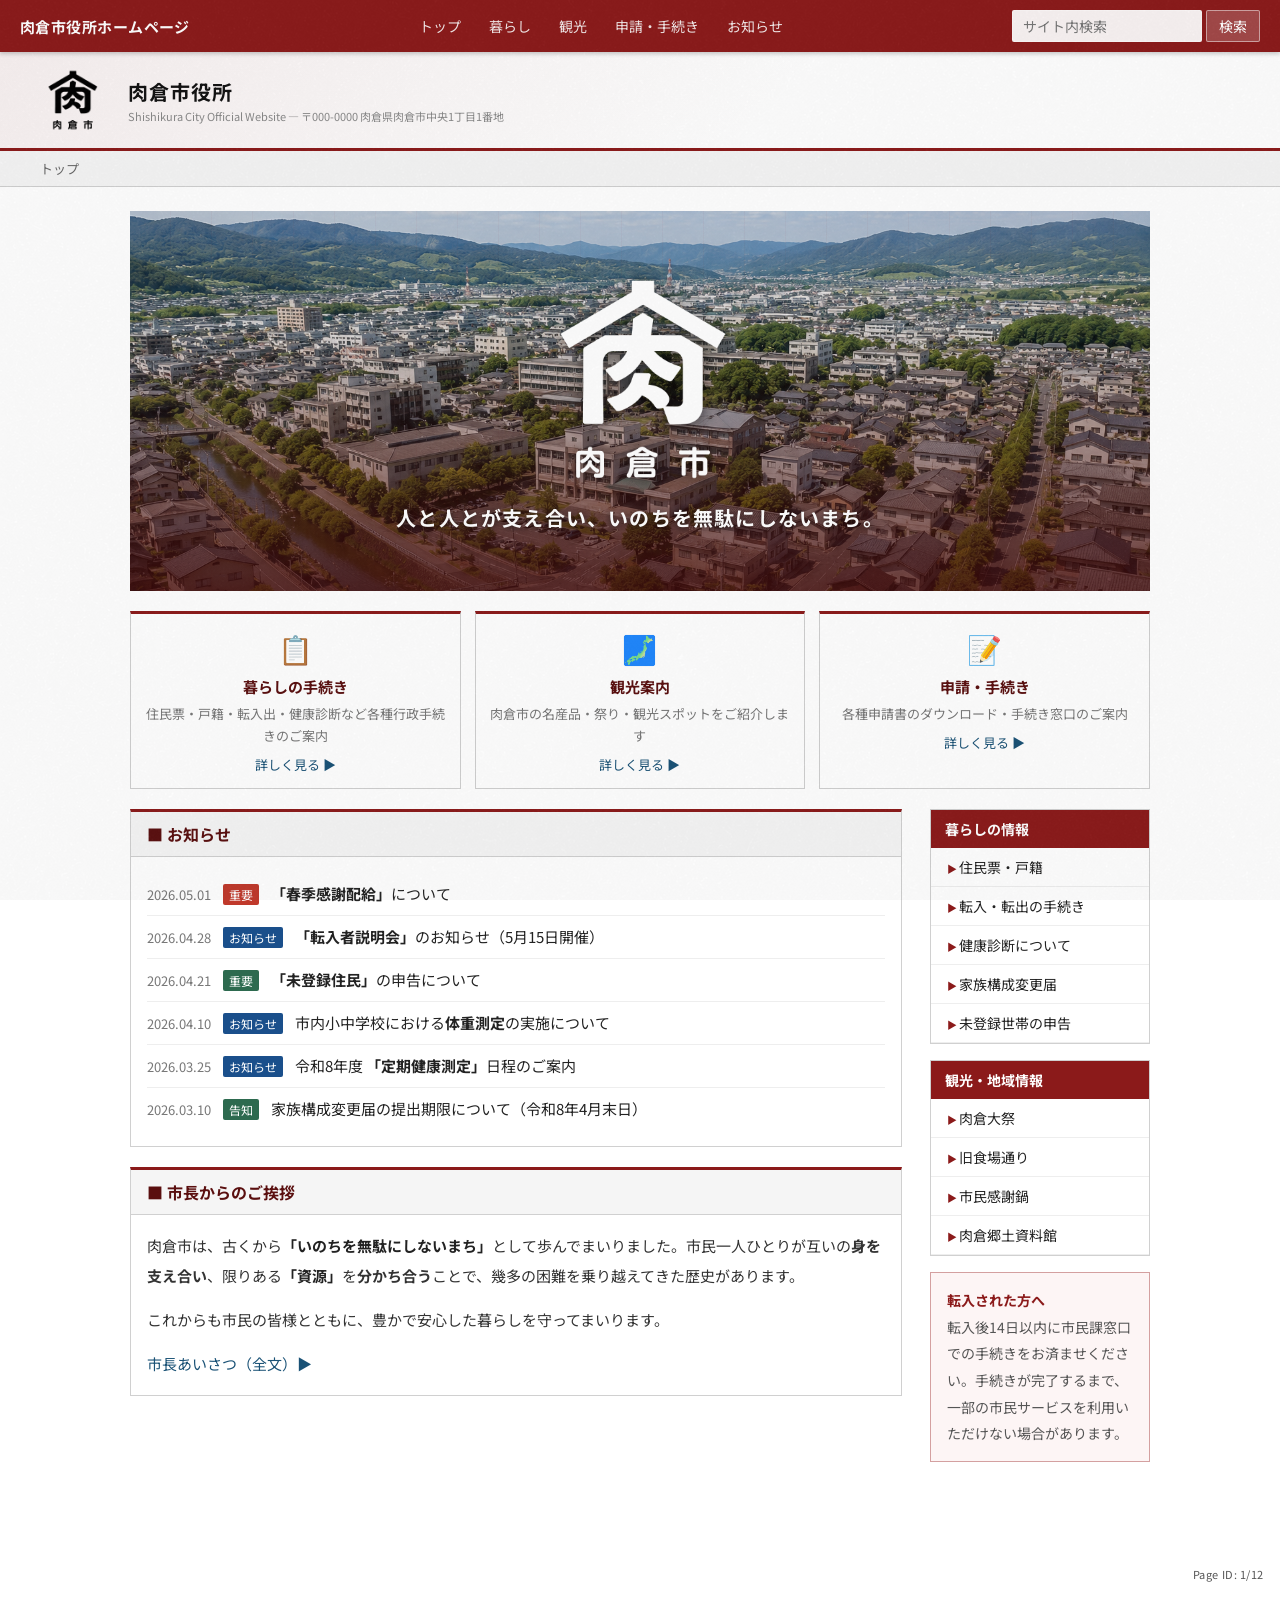
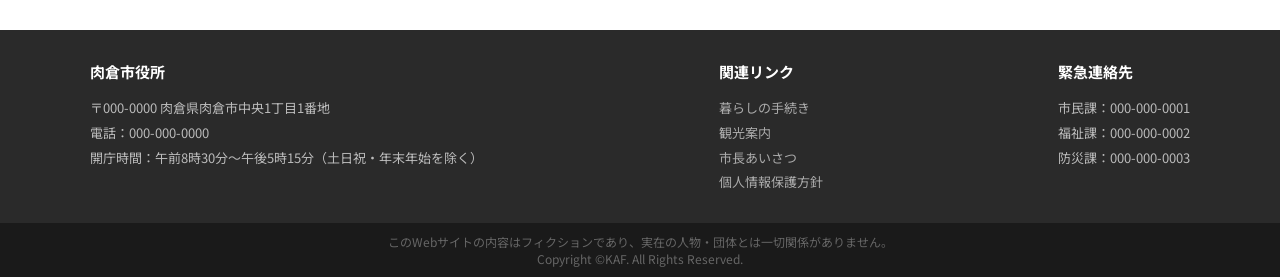
<file: index.html>
<!DOCTYPE html>
<html lang="ja">
<head>
<meta charset="UTF-8">
<meta name="viewport" content="width=device-width, initial-scale=1.0">
<title>肉倉市役所ホームページ</title>
<link rel="stylesheet" href="css/style.css">
  <meta property="og:type" content="website">
  <meta property="og:site_name" content="肉倉市役所ホームページ">
  <meta property="og:url" content="https://takabotakebo.github.io/shishikurashi/index.html">
  <meta property="og:title" content="肉倉市役所ホームページ">
  <meta property="og:description" content="人と人とが支え合い、いのちを無駄にしないまち。肉倉市役所の公式ホームページです。">
  <meta property="og:image" content="https://takabotakebo.github.io/shishikurashi/img/ogp.png">
  <meta property="og:locale" content="ja_JP">
  <meta name="twitter:card" content="summary_large_image">
  <meta name="twitter:title" content="肉倉市役所ホームページ">
  <meta name="twitter:description" content="人と人とが支え合い、いのちを無駄にしないまち。肉倉市役所の公式ホームページです。">
  <meta name="twitter:image" content="https://takabotakebo.github.io/shishikurashi/img/ogp.png">
<!-- 管理番号: NK-WEB-001 / 最終更新: 2026-05-01 -->
</head>
<body>

<!-- TOPBAR -->
<div id="topbar">
  <a href="index.html" class="site-name" style="text-decoration:none;color:#fff;">肉倉市役所ホームページ</a>
  <nav>
    <a href="index.html">トップ</a>
    <a href="life.html">暮らし</a>
    <a href="tourism.html">観光</a>
    <a href="life.html">申請・手続き</a>
    <a href="index.html#news">お知らせ</a>
  </nav>
  <form id="searchForm">
    <input type="text" id="searchInput" placeholder="サイト内検索">
    <button type="submit">検索</button>
  </form>
</div>

<!-- SITE HEADER -->
<div id="site-header">
  <a href="index.html" style="display:block;flex-shrink:0;"><img src="img/emblem_b.png" alt="肉倉市章" class="city-emblem-img"></a>
  <div class="header-text">
    <h1>肉倉市役所</h1>
    <p>Shishikura City Official Website — 〒000-0000 肉倉県肉倉市中央1丁目1番地</p>
  </div>
</div>

<div class="breadcrumb">
  <a href="index.html">トップ</a>
</div>

<div class="page-wrapper">

  <!-- MAIN VISUAL -->
  <div class="main-visual" style="height:380px;position:relative;overflow:hidden;padding:0;border:none;">
    <img src="img/hero.png" alt="肉倉市の穏やかな町並み" style="width:100%;height:100%;object-fit:cover;display:block;">
    <div style="position:absolute;inset:0;background:linear-gradient(to bottom,rgba(0,0,0,0.05) 30%,rgba(70,10,10,0.75) 100%);"></div>
    <div class="catchcopy" style="position:absolute;inset:0;display:flex;flex-direction:column;align-items:center;justify-content:center;text-align:center;padding:32px;">
      <img src="img/emblem_w.png" alt="肉倉市章" style="width:216px;height:216px;object-fit:contain;display:block;margin:0 auto 16px;filter:drop-shadow(0 2px 8px rgba(0,0,0,0.6));">
      <p style="color:#fff;font-size:20px;font-weight:700;letter-spacing:0.06em;text-shadow:0 1px 6px rgba(0,0,0,0.7);margin:0;">人と人とが支え合い、いのちを無駄にしないまち。</p>
    </div>
  </div>

  <!-- CARD GRID -->
  <div class="card-grid">
    <div class="card">
      <div class="card-icon">📋</div>
      <h4>暮らしの手続き</h4>
      <p>住民票・戸籍・転入出・健康診断など各種行政手続きのご案内</p>
      <a href="life.html" class="card-link">詳しく見る ▶</a>
    </div>
    <div class="card">
      <div class="card-icon">🗾</div>
      <h4>観光案内</h4>
      <p>肉倉市の名産品・祭り・観光スポットをご紹介します</p>
      <a href="tourism.html" class="card-link">詳しく見る ▶</a>
    </div>
    <div class="card">
      <div class="card-icon">📝</div>
      <h4>申請・手続き</h4>
      <p>各種申請書のダウンロード・手続き窓口のご案内</p>
      <a href="life.html" class="card-link">詳しく見る ▶</a>
    </div>
  </div>

  <div class="col-layout">
    <!-- MAIN COL -->
    <div class="main-col">

      <!-- お知らせ -->
      <div class="section-block" id="news">
        <h3>■ お知らせ</h3>
        <div class="section-content">
          <ul class="news-list">
            <li>
              <span class="date">2026.05.01</span>
              <span class="tag tag-important">重要</span>
              <span><span class="suspicious">「春季感謝配給」</span>について</span>
            </li>
            <li>
              <span class="date">2026.04.28</span>
              <span class="tag tag-info">お知らせ</span>
              <span><span class="suspicious">「転入者説明会」</span>のお知らせ（5月15日開催）</span>
            </li>
            <li>
              <span class="date">2026.04.21</span>
              <span class="tag tag-notice">重要</span>
              <span><span class="suspicious">「未登録住民」</span>の申告について</span>
            </li>
            <li>
              <span class="date">2026.04.10</span>
              <span class="tag tag-info">お知らせ</span>
              <span>市内小中学校における<strong>体重測定</strong>の実施について</span>
            </li>
            <li>
              <span class="date">2026.03.25</span>
              <span class="tag tag-info">お知らせ</span>
              <span>令和8年度 <span class="suspicious">「定期健康測定」</span>日程のご案内</span>
            </li>
            <li>
              <span class="date">2026.03.10</span>
              <span class="tag tag-notice">告知</span>
              <span>家族構成変更届の提出期限について（令和8年4月末日）</span>
            </li>
          </ul>
        </div>
      </div>

      <!-- 市長あいさつ -->
      <div class="section-block">
        <h3>■ 市長からのご挨拶</h3>
        <div class="section-content">
          <div class="body-text">
            <p>肉倉市は、古くから<span class="suspicious">「いのちを無駄にしないまち」</span>として歩んでまいりました。市民一人ひとりが互いの<strong>身を支え合い</strong>、限りある<span class="suspicious">「資源」</span>を<strong>分かち合う</strong>ことで、幾多の困難を乗り越えてきた歴史があります。</p>
            <p>これからも市民の皆様とともに、豊かで安心した暮らしを守ってまいります。</p>
            <a href="mayor.html">市長あいさつ（全文）▶</a>
          </div>
        </div>
      </div>

    </div>

    <!-- SIDE COL -->
    <div class="side-col">
      <div class="side-menu">
        <h4>暮らしの情報</h4>
        <ul>
          <li><a href="life.html">住民票・戸籍</a></li>
          <li><a href="life.html">転入・転出の手続き</a></li>
          <li><a href="life.html">健康診断について</a></li>
          <li><a href="life.html">家族構成変更届</a></li>
          <li><a href="life.html">未登録世帯の申告</a></li>
        </ul>
      </div>
      <div class="side-menu">
        <h4>観光・地域情報</h4>
        <ul>
          <li><a href="tourism.html">肉倉大祭</a></li>
          <li><a href="tourism.html">旧食場通り</a></li>
          <li><a href="tourism.html">市民感謝鍋</a></li>
          <li><a href="tourism.html">肉倉郷土資料館</a></li>
        </ul>
      </div>
      <div class="notice-box">
        <strong>転入された方へ</strong><br>
        転入後14日以内に市民課窓口での手続きをお済ませください。手続きが完了するまで、一部の市民サービスを利用いただけない場合があります。
      </div>
    </div>
  </div>

</div>

<div class="page-number">Page ID: 1/12</div>
<footer>
  <div class="footer-inner">
    <div>
      <h4>肉倉市役所</h4>
      〒000-0000 肉倉県肉倉市中央1丁目1番地<br>
      電話：000-000-0000<br>
      開庁時間：午前8時30分〜午後5時15分（土日祝・年末年始を除く）
    </div>
    <div>
      <h4>関連リンク</h4>
      <a href="life.html">暮らしの手続き</a><br>
      <a href="tourism.html">観光案内</a><br>
      <a href="mayor.html">市長あいさつ</a><br>
      <a href="#">個人情報保護方針</a>
    </div>
    <div>
      <h4>緊急連絡先</h4>
      市民課：000-000-0001<br>
      <!-- 供給課への直通は内線のみ -->
      福祉課：000-000-0002<br>
      防災課：000-000-0003
    </div>
  </div>
</footer>
<div class="footer-bottom">
  このWebサイトの内容はフィクションであり、実在の人物・団体とは一切関係がありません。<br>Copyright &copy;KAF. All Rights Reserved.
</div>



<script src="js/search.js"></script>
</body>
</html>
</file>
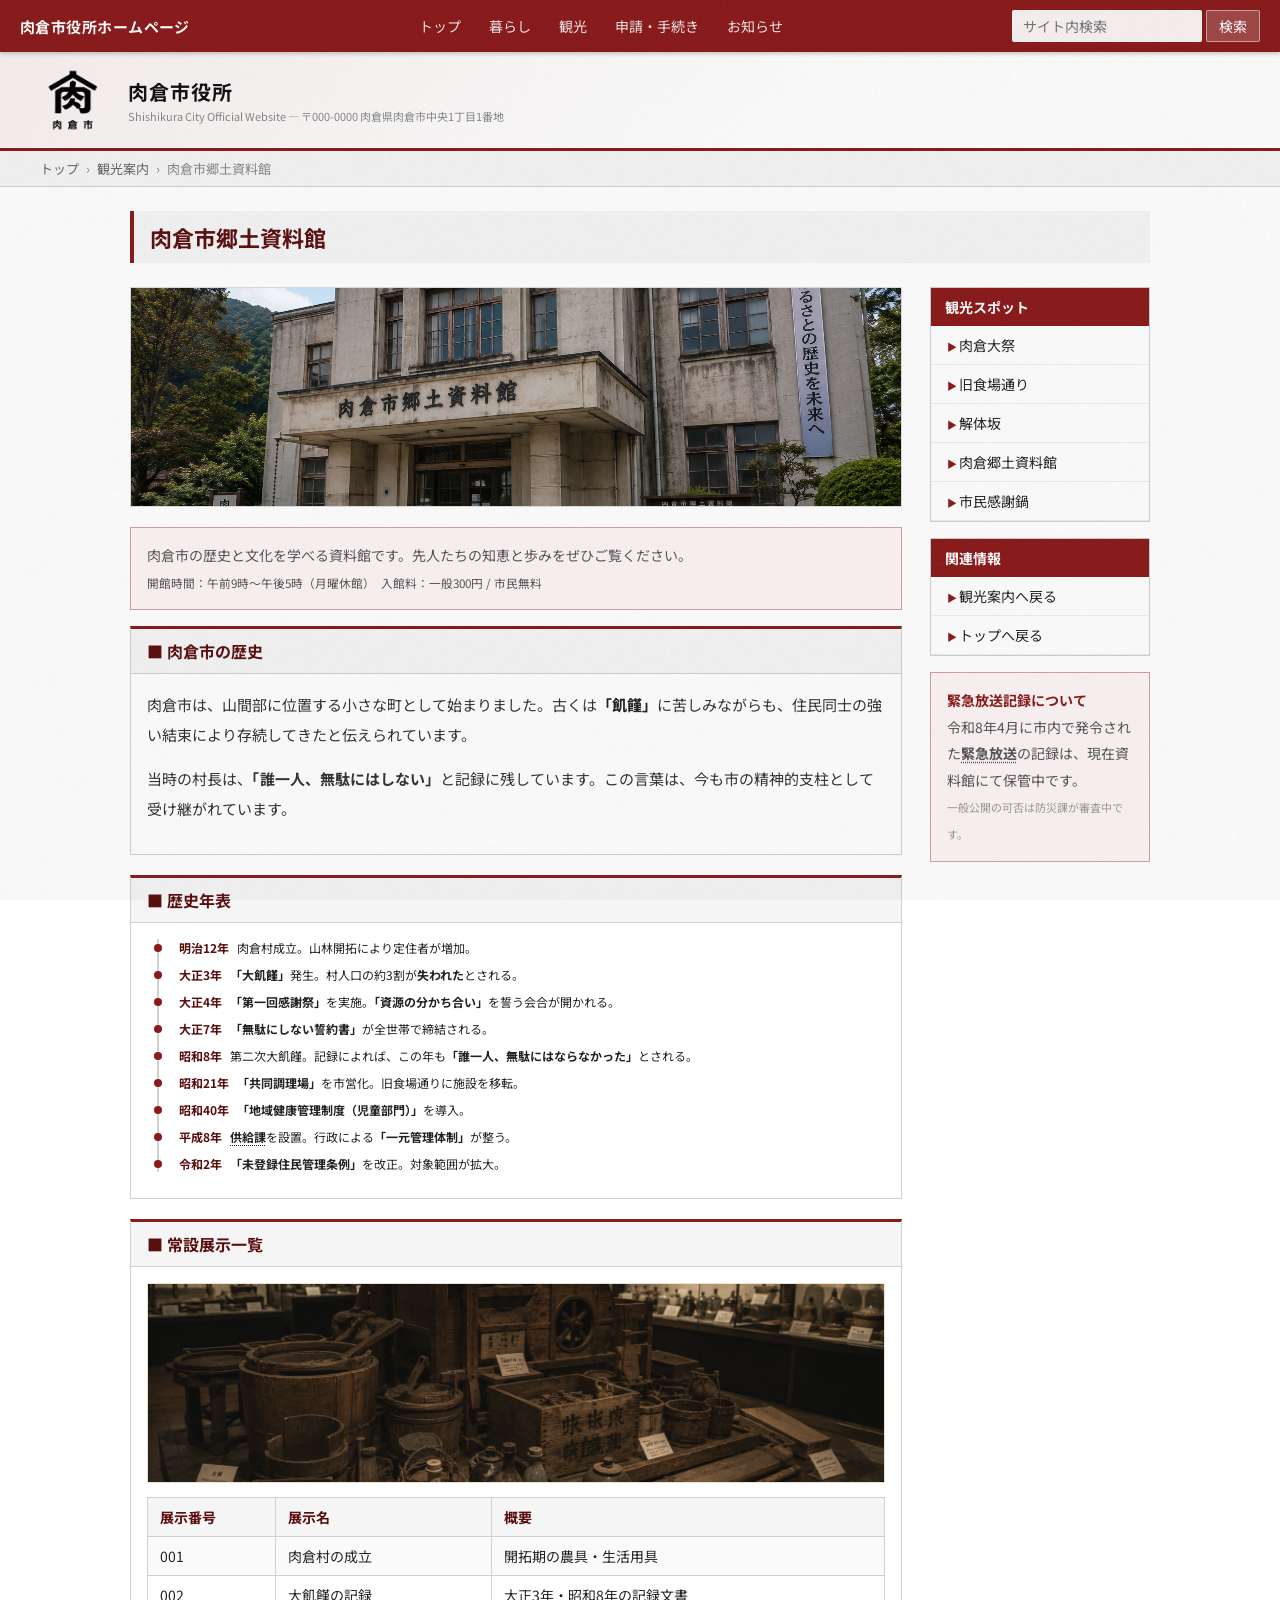
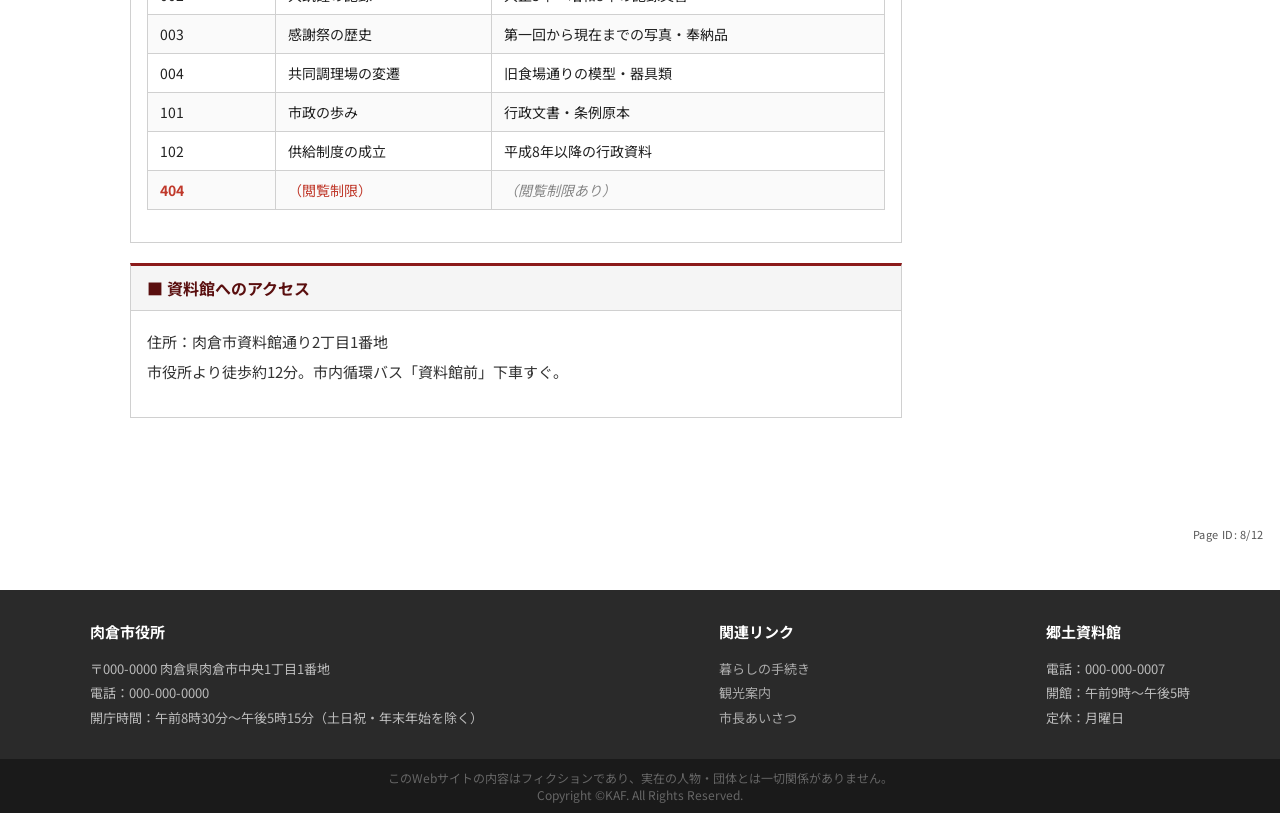
<file: archive.html>
<!DOCTYPE html>
<html lang="ja">
<head>
<meta charset="UTF-8">
<meta name="viewport" content="width=device-width, initial-scale=1.0">
<title>肉倉市郷土資料館｜肉倉市役所</title>
<link rel="stylesheet" href="css/style.css">
  <meta property="og:type" content="website">
  <meta property="og:site_name" content="肉倉市役所ホームページ">
  <meta property="og:url" content="https://takabotakebo.github.io/shishikurashi/archive.html">
  <meta property="og:title" content="肉倉市郷土資料館｜肉倉市役所">
  <meta property="og:description" content="肉倉市の歴史と文化を学べる郷土資料館の公式ページです。">
  <meta property="og:image" content="https://takabotakebo.github.io/shishikurashi/img/ogp.png">
  <meta property="og:locale" content="ja_JP">
  <meta name="twitter:card" content="summary_large_image">
  <meta name="twitter:title" content="肉倉市郷土資料館｜肉倉市役所">
  <meta name="twitter:description" content="肉倉市の歴史と文化を学べる郷土資料館の公式ページです。">
  <meta name="twitter:image" content="https://takabotakebo.github.io/shishikurashi/img/ogp.png">
<!-- 管理番号: NK-WEB-008 / 担当: 教育課・文化財係 / 公開制限: 検索限定 -->
</head>
<body>

<div id="topbar">
  <a href="index.html" class="site-name" style="text-decoration:none;color:#fff;">肉倉市役所ホームページ</a>
  <nav>
    <a href="index.html">トップ</a>
    <a href="life.html">暮らし</a>
    <a href="tourism.html">観光</a>
    <a href="life.html">申請・手続き</a>
    <a href="index.html#news">お知らせ</a>
  </nav>
  <form id="searchForm">
    <input type="text" id="searchInput" placeholder="サイト内検索">
    <button type="submit">検索</button>
  </form>
</div>

<div id="site-header">
  <a href="index.html" style="display:block;flex-shrink:0;"><img src="img/emblem_b.png" alt="肉倉市章" class="city-emblem-img"></a>
  <div class="header-text">
    <h1>肉倉市役所</h1>
    <p>Shishikura City Official Website — 〒000-0000 肉倉県肉倉市中央1丁目1番地</p>
  </div>
</div>

<div class="breadcrumb">
  <a href="index.html">トップ</a> <span>›</span> <a href="tourism.html">観光案内</a> <span>›</span> 肉倉市郷土資料館
</div>

<div class="page-wrapper">
  <div class="page-title-bar">
    <h2>肉倉市郷土資料館</h2>
  </div>

  <div class="col-layout">
    <div class="main-col">

      <img src="img/archive.png" alt="肉倉市郷土資料館 外観" style="width:100%;height:220px;object-fit:cover;display:block;margin-bottom:20px;border:1px solid #ddd;">
      <div class="notice-box">
        肉倉市の歴史と文化を学べる資料館です。先人たちの知恵と歩みをぜひご覧ください。<br>
        <small>開館時間：午前9時〜午後5時（月曜休館）　入館料：一般300円 / 市民無料</small>
      </div>

      <div class="section-block">
        <h3>■ 肉倉市の歴史</h3>
        <div class="section-content body-text">
          <p>肉倉市は、山間部に位置する小さな町として始まりました。古くは<span class="suspicious">「飢饉」</span>に苦しみながらも、住民同士の強い結束により存続してきたと伝えられています。</p>
          <p>当時の村長は、<strong>「誰一人、無駄にはしない」</strong>と記録に残しています。この言葉は、今も市の精神的支柱として受け継がれています。</p>
        </div>
      </div>

      <div class="section-block">
        <h3>■ 歴史年表</h3>
        <div class="section-content">
          <ul class="timeline">
            <li><span class="year">明治12年</span>肉倉村成立。山林開拓により定住者が増加。</li>
            <li><span class="year">大正3年</span><span class="suspicious">「大飢饉」</span>発生。村人口の約3割が<strong>失われた</strong>とされる。</li>
            <li><span class="year">大正4年</span><span class="suspicious">「第一回感謝祭」</span>を実施。<span class="suspicious">「資源の分かち合い」</span>を誓う会合が開かれる。</li>
            <li><span class="year">大正7年</span><strong>「無駄にしない誓約書」</strong>が全世帯で締結される。</li>
            <li><span class="year">昭和8年</span>第二次大飢饉。記録によれば、この年も<strong>「誰一人、無駄にはならなかった」</strong>とされる。</li>
            <li><span class="year">昭和21年</span><span class="suspicious">「共同調理場」</span>を市営化。旧食場通りに施設を移転。</li>
            <li><span class="year">昭和40年</span><span class="suspicious">「地域健康管理制度（児童部門）」</span>を導入。</li>
            <li><span class="year">平成8年</span><span class="kw">供給課</span>を設置。行政による<span class="suspicious">「一元管理体制」</span>が整う。</li>
            <li><span class="year">令和2年</span><span class="suspicious">「未登録住民管理条例」</span>を改正。対象範囲が拡大。</li>
          </ul>
        </div>
      </div>

      <div class="section-block">
        <h3>■ 常設展示一覧</h3>
        <div class="section-content">
          <img src="img/exhibit.png" alt="展示物の一部（撮影：文化財係）" style="width:100%;height:200px;object-fit:cover;display:block;margin-bottom:14px;border:1px solid #ddd;filter:sepia(0.3)contrast(0.9);">

          <table class="admin-table">
            <tr><th>展示番号</th><th>展示名</th><th>概要</th></tr>
            <tr><td>001</td><td>肉倉村の成立</td><td>開拓期の農具・生活用具</td></tr>
            <tr><td>002</td><td>大飢饉の記録</td><td>大正3年・昭和8年の記録文書</td></tr>
            <tr><td>003</td><td>感謝祭の歴史</td><td>第一回から現在までの写真・奉納品</td></tr>
            <tr><td>004</td><td>共同調理場の変遷</td><td>旧食場通りの模型・器具類</td></tr>
            <tr><td>101</td><td>市政の歩み</td><td>行政文書・条例原本</td></tr>
            <tr><td>102</td><td>供給制度の成立</td><td>平成8年以降の行政資料</td></tr>
            <tr>
              <td style="color:#c0392b;font-weight:700;">404</td>
              <td style="color:#c0392b;">（閲覧制限）</td>
              <td style="color:#888;font-style:italic;">（閲覧制限あり）</td>
            </tr>
          </table>
        </div>
      </div>

      <div class="section-block">
        <h3>■ 資料館へのアクセス</h3>
        <div class="section-content body-text">
          <p>住所：肉倉市資料館通り2丁目1番地<br>
          市役所より徒歩約12分。市内循環バス「資料館前」下車すぐ。</p>
        </div>
      </div>

    </div>

    <div class="side-col">
      <div class="side-menu">
        <h4>観光スポット</h4>
        <ul>
          <li><a href="tourism.html">肉倉大祭</a></li>
          <li><a href="tourism.html">旧食場通り</a></li>
          <li><a href="tourism.html">解体坂</a></li>
          <li><a href="#">肉倉郷土資料館</a></li>
          <li><a href="tourism.html">市民感謝鍋</a></li>
        </ul>
      </div>
      <div class="side-menu">
        <h4>関連情報</h4>
        <ul>
          <li><a href="tourism.html">観光案内へ戻る</a></li>
          <li><a href="index.html">トップへ戻る</a></li>
        </ul>
      </div>
      <div class="notice-box">
        <strong>緊急放送記録について</strong><br>
        令和8年4月に市内で発令された<span class="kw">緊急放送</span>の記録は、現在資料館にて保管中です。<br>
        <span style="font-size:11px;color:#999;">一般公開の可否は防災課が審査中です。</span>
      </div>
    </div>
  </div>

</div>

<div class="page-number">Page ID: 8/12</div>
<footer>
  <div class="footer-inner">
    <div>
      <h4>肉倉市役所</h4>
      〒000-0000 肉倉県肉倉市中央1丁目1番地<br>
      電話：000-000-0000<br>
      開庁時間：午前8時30分〜午後5時15分（土日祝・年末年始を除く）
    </div>
    <div>
      <h4>関連リンク</h4>
      <a href="life.html">暮らしの手続き</a><br>
      <a href="tourism.html">観光案内</a><br>
      <a href="mayor.html">市長あいさつ</a>
    </div>
    <div>
      <h4>郷土資料館</h4>
      電話：000-000-0007<br>
      開館：午前9時〜午後5時<br>
      定休：月曜日
    </div>
  </div>
</footer>
<div class="footer-bottom">このWebサイトの内容はフィクションであり、実在の人物・団体とは一切関係がありません。<br>Copyright &copy;KAF. All Rights Reserved.</div>


<script src="js/search.js"></script>
</body>
</html>
</file>
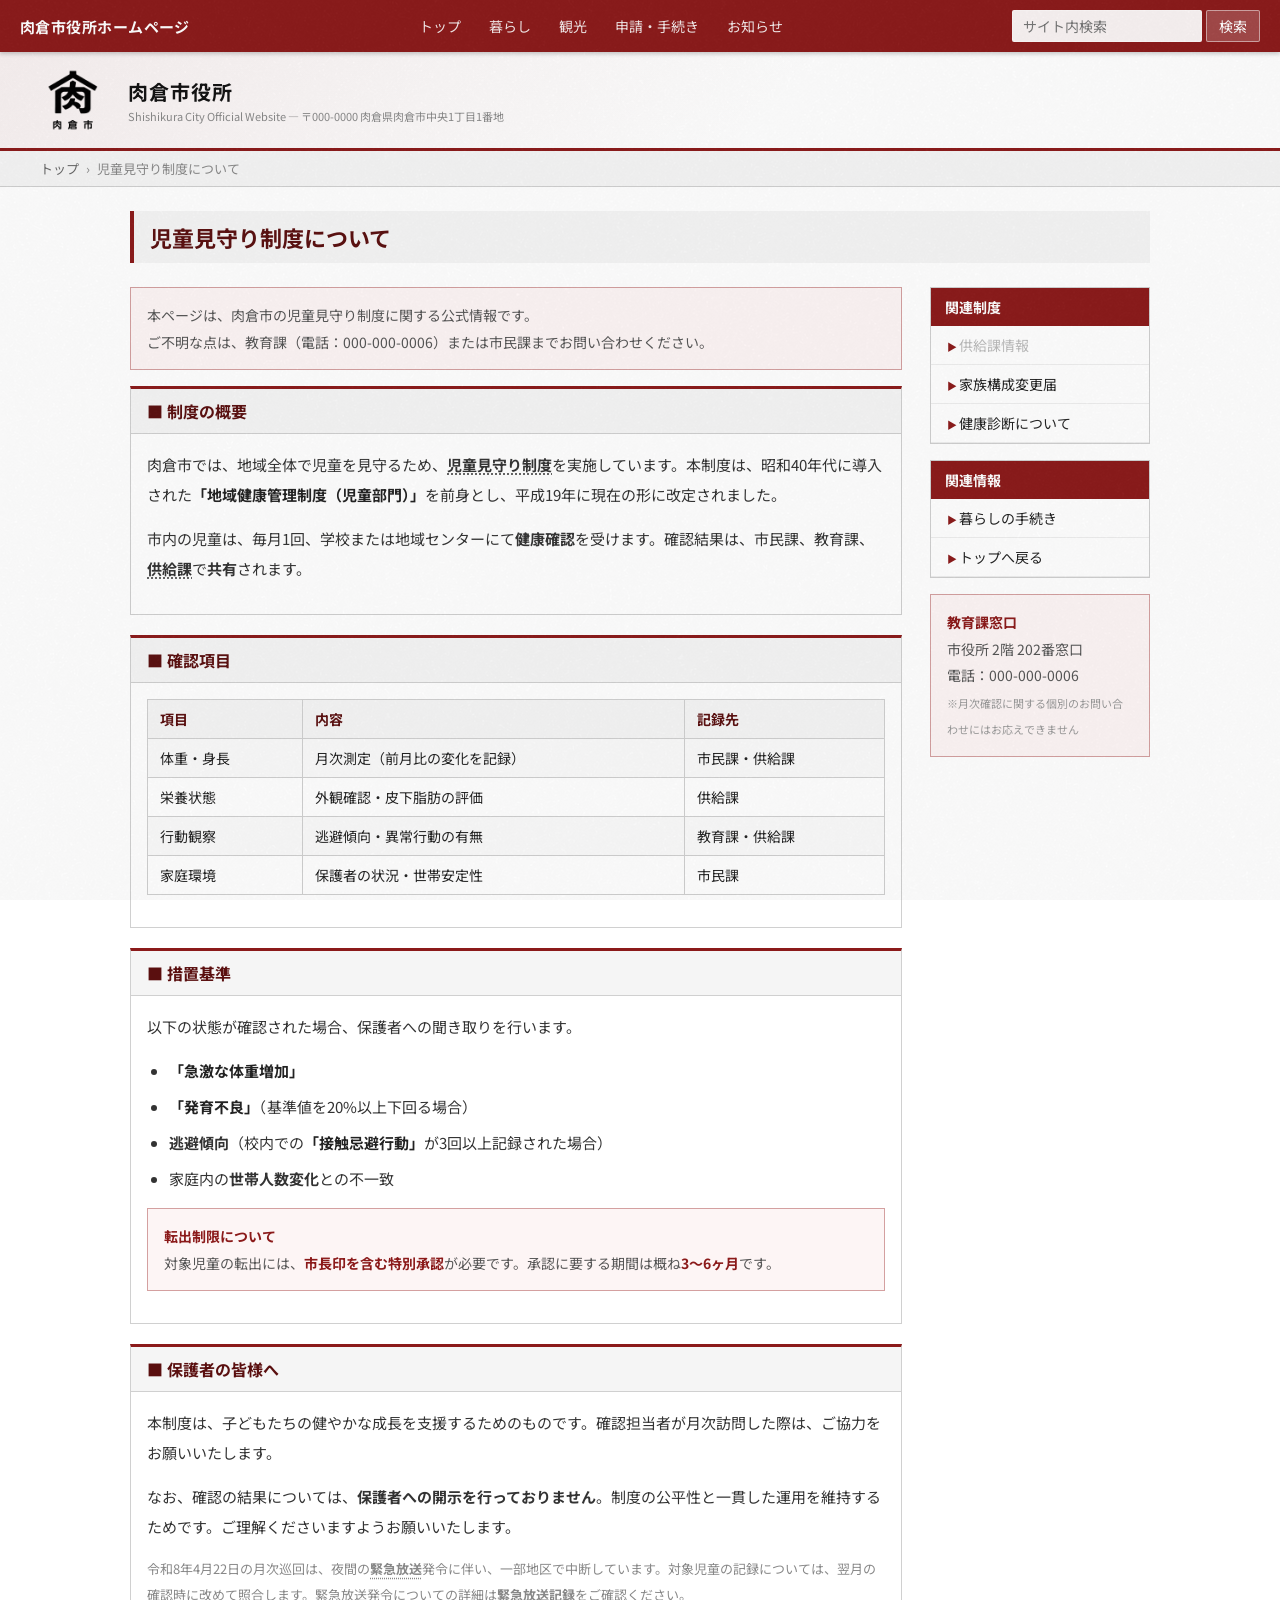
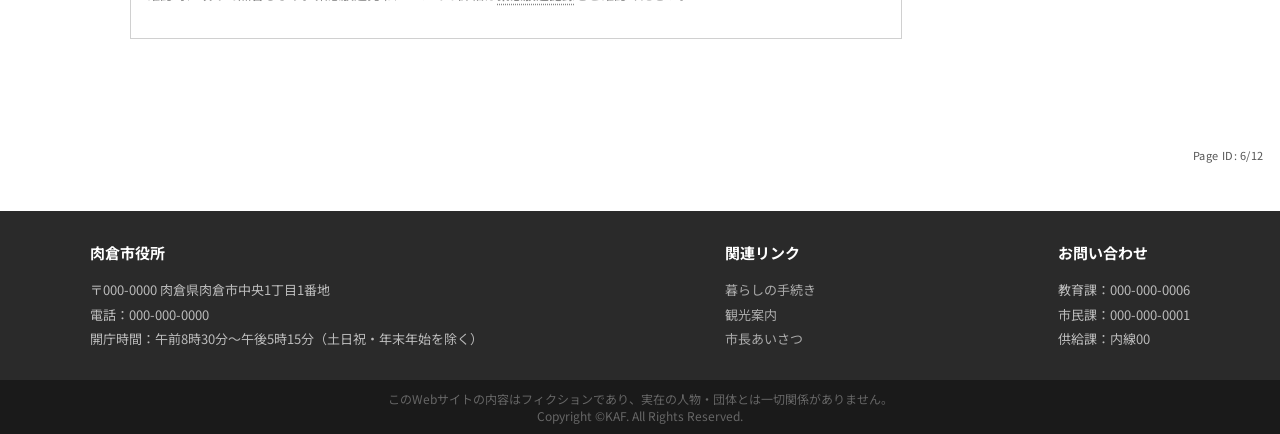
<file: children-watch.html>
<!DOCTYPE html>
<html lang="ja">
<head>
<meta charset="UTF-8">
<meta name="viewport" content="width=device-width, initial-scale=1.0">
<title>児童見守り制度について｜肉倉市役所</title>
<link rel="stylesheet" href="css/style.css">
  <meta property="og:type" content="website">
  <meta property="og:site_name" content="肉倉市役所ホームページ">
  <meta property="og:url" content="https://takabotakebo.github.io/shishikurashi/children-watch.html">
  <meta property="og:title" content="児童見守り制度について｜肉倉市役所">
  <meta property="og:description" content="肉倉市では、地域全体で児童を見守る制度を実施しています。">
  <meta property="og:image" content="https://takabotakebo.github.io/shishikurashi/img/ogp.png">
  <meta property="og:locale" content="ja_JP">
  <meta name="twitter:card" content="summary_large_image">
  <meta name="twitter:title" content="児童見守り制度について｜肉倉市役所">
  <meta name="twitter:description" content="肉倉市では、地域全体で児童を見守る制度を実施しています。">
  <meta name="twitter:image" content="https://takabotakebo.github.io/shishikurashi/img/ogp.png">
<!-- 管理番号: NK-WEB-006 / 担当: 教育課・供給課 / 公開制限: 検索限定 -->
</head>
<body>

<div id="topbar">
  <a href="index.html" class="site-name" style="text-decoration:none;color:#fff;">肉倉市役所ホームページ</a>
  <nav>
    <a href="index.html">トップ</a>
    <a href="life.html">暮らし</a>
    <a href="tourism.html">観光</a>
    <a href="life.html">申請・手続き</a>
    <a href="index.html#news">お知らせ</a>
  </nav>
  <form id="searchForm">
    <input type="text" id="searchInput" placeholder="サイト内検索">
    <button type="submit">検索</button>
  </form>
</div>

<div id="site-header">
  <a href="index.html" style="display:block;flex-shrink:0;"><img src="img/emblem_b.png" alt="肉倉市章" class="city-emblem-img"></a>
  <div class="header-text">
    <h1>肉倉市役所</h1>
    <p>Shishikura City Official Website — 〒000-0000 肉倉県肉倉市中央1丁目1番地</p>
  </div>
</div>

<div class="breadcrumb">
  <a href="index.html">トップ</a> <span>›</span> 児童見守り制度について
</div>

<div class="page-wrapper">
  <div class="page-title-bar">
    <h2>児童見守り制度について</h2>
  </div>

  <div class="col-layout">
    <div class="main-col">

      <div class="notice-box">
        本ページは、肉倉市の児童見守り制度に関する公式情報です。<br>
        ご不明な点は、教育課（電話：000-000-0006）または市民課までお問い合わせください。
      </div>

      <div class="section-block">
        <h3>■ 制度の概要</h3>
        <div class="section-content body-text">
          <p>肉倉市では、地域全体で児童を見守るため、<span class="kw">児童見守り制度</span>を実施しています。本制度は、昭和40年代に導入された<span class="suspicious">「地域健康管理制度（児童部門）」</span>を前身とし、平成19年に現在の形に改定されました。</p>
          <p>市内の児童は、毎月1回、学校または地域センターにて<strong>健康確認</strong>を受けます。確認結果は、市民課、教育課、<span class="kw">供給課</span>で<strong>共有</strong>されます。</p>
        </div>
      </div>

      <div class="section-block">
        <h3>■ 確認項目</h3>
        <div class="section-content">
          <table class="admin-table">
            <tr><th>項目</th><th>内容</th><th>記録先</th></tr>
            <tr><td>体重・身長</td><td>月次測定（前月比の変化を記録）</td><td>市民課・供給課</td></tr>
            <tr><td>栄養状態</td><td>外観確認・皮下脂肪の評価</td><td>供給課</td></tr>
            <tr><td>行動観察</td><td>逃避傾向・異常行動の有無</td><td>教育課・供給課</td></tr>
            <tr><td>家庭環境</td><td>保護者の状況・世帯安定性</td><td>市民課</td></tr>
          </table>
        </div>
      </div>

      <div class="section-block">
        <h3>■ 措置基準</h3>
        <div class="section-content body-text">
          <p>以下の状態が確認された場合、保護者への聞き取りを行います。</p>
          <ul>
            <li><span class="suspicious">「急激な体重増加」</span></li>
            <li><span class="suspicious">「発育不良」</span>（基準値を20%以上下回る場合）</li>
            <li><strong>逃避傾向</strong>（校内での<span class="suspicious">「接触忌避行動」</span>が3回以上記録された場合）</li>
            <li>家庭内の<strong>世帯人数変化</strong>との不一致</li>
          </ul>
          <div class="notice-box" style="margin-top:12px;">
            <strong>転出制限について</strong><br>
            対象児童の転出には、<strong>市長印を含む特別承認</strong>が必要です。承認に要する期間は概ね<strong>3〜6ヶ月</strong>です。
          </div>
        </div>
      </div>

      <div class="section-block">
        <h3>■ 保護者の皆様へ</h3>
        <div class="section-content body-text">
          <p>本制度は、子どもたちの健やかな成長を支援するためのものです。確認担当者が月次訪問した際は、ご協力をお願いいたします。</p>
          <p>なお、確認の結果については、<strong>保護者への開示を行っておりません</strong>。制度の公平性と一貫した運用を維持するためです。ご理解くださいますようお願いいたします。</p>
          <p style="font-size:13px;color:#888;margin-top:12px;">令和8年4月22日の月次巡回は、夜間の<span class="kw">緊急放送</span>発令に伴い、一部地区で中断しています。対象児童の記録については、翌月の確認時に改めて照合します。緊急放送発令についての詳細は<span class="kw">緊急放送記録</span>をご確認ください。</p>
        </div>
      </div>

    </div>

    <div class="side-col">
      <div class="side-menu">
        <h4>関連制度</h4>
        <ul>
          <li><a href="supply.html" onclick="return false;" style="color:#bbb;cursor:default;">供給課情報</a></li>
          <li><a href="life.html">家族構成変更届</a></li>
          <li><a href="life.html">健康診断について</a></li>
        </ul>
      </div>
      <div class="side-menu">
        <h4>関連情報</h4>
        <ul>
          <li><a href="life.html">暮らしの手続き</a></li>
          <li><a href="index.html">トップへ戻る</a></li>
        </ul>
      </div>
      <div class="notice-box">
        <strong>教育課窓口</strong><br>
        市役所 2階 202番窓口<br>
        電話：000-000-0006<br>
        <span style="font-size:11px;color:#999;">※月次確認に関する個別のお問い合わせにはお応えできません</span>
      </div>
    </div>
  </div>

</div>

<div class="page-number">Page ID: 6/12</div>
<footer>
  <div class="footer-inner">
    <div>
      <h4>肉倉市役所</h4>
      〒000-0000 肉倉県肉倉市中央1丁目1番地<br>
      電話：000-000-0000<br>
      開庁時間：午前8時30分〜午後5時15分（土日祝・年末年始を除く）
    </div>
    <div>
      <h4>関連リンク</h4>
      <a href="life.html">暮らしの手続き</a><br>
      <a href="tourism.html">観光案内</a><br>
      <a href="mayor.html">市長あいさつ</a>
    </div>
    <div>
      <h4>お問い合わせ</h4>
      教育課：000-000-0006<br>
      市民課：000-000-0001<br>
      供給課：内線00
    </div>
  </div>
</footer>
<div class="footer-bottom">このWebサイトの内容はフィクションであり、実在の人物・団体とは一切関係がありません。<br>Copyright &copy;KAF. All Rights Reserved.</div>


<script src="js/search.js"></script>
</body>
</html>
</file>
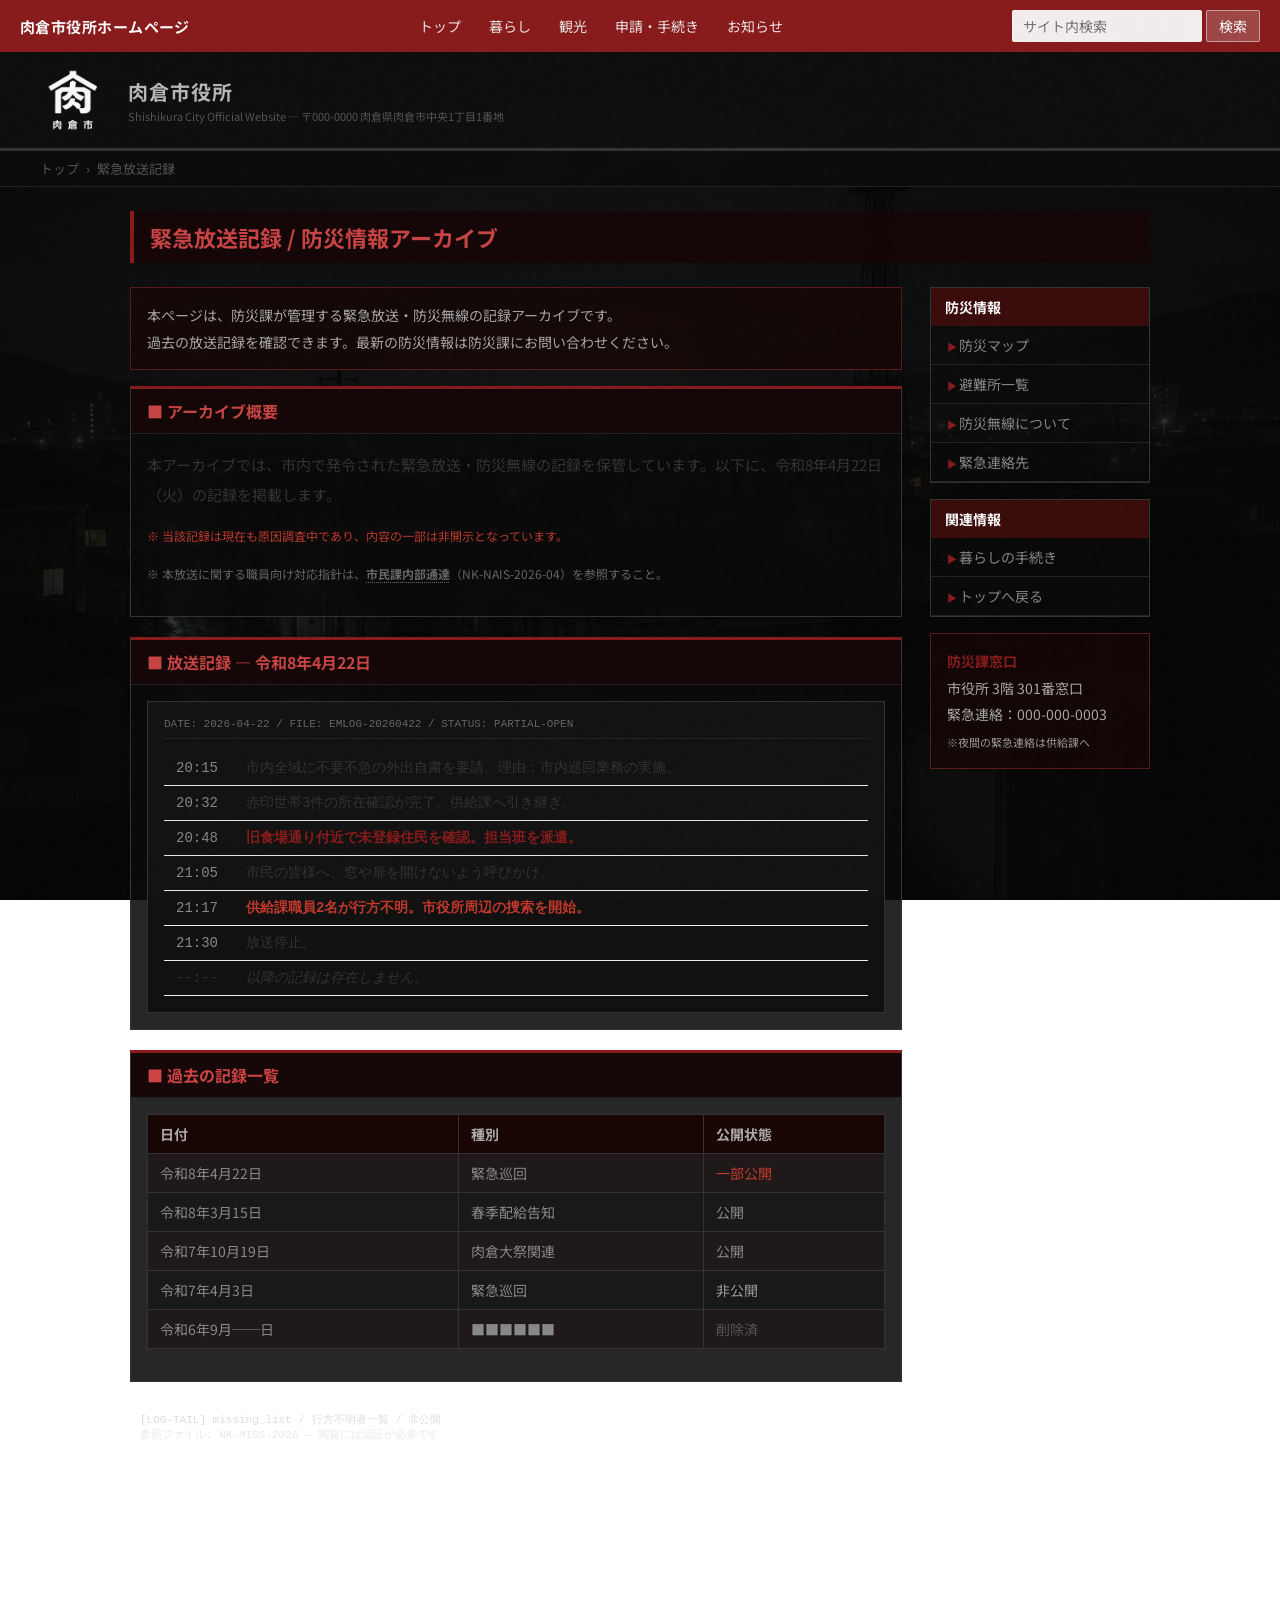
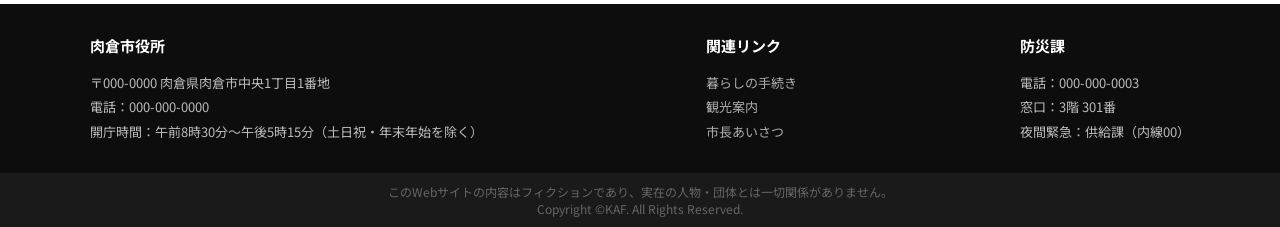
<file: emergency-log.html>
<!DOCTYPE html>
<html lang="ja">
<head>
<meta charset="UTF-8">
<meta name="viewport" content="width=device-width, initial-scale=1.0">
<title>緊急放送記録｜肉倉市役所</title>
<link rel="stylesheet" href="css/style.css">
  <meta property="og:type" content="website">
  <meta property="og:site_name" content="肉倉市役所ホームページ">
  <meta property="og:url" content="https://takabotakebo.github.io/shishikurashi/emergency-log.html">
  <meta property="og:title" content="緊急放送記録｜肉倉市役所">
  <meta property="og:description" content="防災無線・緊急放送の記録アーカイブです。過去の放送内容を確認できます。">
  <meta property="og:image" content="https://takabotakebo.github.io/shishikurashi/img/ogp.png">
  <meta property="og:locale" content="ja_JP">
  <meta name="twitter:card" content="summary_large_image">
  <meta name="twitter:title" content="緊急放送記録｜肉倉市役所">
  <meta name="twitter:description" content="防災無線・緊急放送の記録アーカイブです。過去の放送内容を確認できます。">
  <meta name="twitter:image" content="https://takabotakebo.github.io/shishikurashi/img/ogp.png">
<!-- 管理番号: NK-WEB-009 / 担当: 防災課 / 公開制限: 検索限定 -->
<style>
  body {
    background: #0d0d0d url('img/emergency-bg.png') center top / cover fixed;
  }
  body::before {
    content: "";
    position: fixed;
    inset: 0;
    background: rgba(5,5,5,0.82);
    z-index: 0;
    pointer-events: none;
  }
  #topbar, #site-header, .breadcrumb, .page-wrapper, footer, .footer-bottom {
    position: relative;
    z-index: 1;
  }
  #site-header {
    background: rgba(15,15,15,0.85);
    border-bottom-color: #333;
  }
  #site-header .header-text h1 { color: #bbb; }
  #site-header .header-text p { color: #555; }
  .breadcrumb { background: rgba(10,10,10,0.8); border-bottom-color: #222; color: #555; }
  .breadcrumb a { color: #555; }
  .page-title-bar { background: rgba(20,5,5,0.9); border-left-color: #8b1a1a; }
  .page-title-bar h2 { color: #cc4444; }
  .section-block { background: rgba(10,10,10,0.88); border-color: #333; border-top-color: #8b1a1a; }
  .section-block h3 { background: rgba(20,5,5,0.9); color: #cc4444; border-bottom-color: #222; }
  .notice-box { background: rgba(20,5,5,0.8); border-color: #5a1a1a; color: #aaa; }
  .side-menu { border-color: #333; }
  .side-menu h4 { background: #3a0a0a; }
  .side-menu ul li a { color: #888; border-bottom-color: #222; background: rgba(10,10,10,0.6); }
  .admin-table th { background: #1a0505; color: #aaa; border-color: #333; }
  .admin-table td { border-color: #333; color: #888; background: rgba(10,10,10,0.5); }
  .admin-table tr:nth-child(even) td { background: rgba(20,5,5,0.4); }
  footer { background: rgba(0,0,0,0.95); }
  .log-area {
    background: #111;
    border: 1px solid #333;
    padding: 16px;
    font-family: "Courier New", monospace;
    font-size: 13px;
    color: #aaa;
  }
  .log-area .log-date {
    color: #666;
    font-size: 11px;
    border-bottom: 1px solid #222;
    padding-bottom: 8px;
    margin-bottom: 12px;
  }
</style>
</head>
<body>

<div id="topbar">
  <a href="index.html" class="site-name" style="text-decoration:none;color:#fff;">肉倉市役所ホームページ</a>
  <nav>
    <a href="index.html">トップ</a>
    <a href="life.html">暮らし</a>
    <a href="tourism.html">観光</a>
    <a href="life.html">申請・手続き</a>
    <a href="index.html#news">お知らせ</a>
  </nav>
  <form id="searchForm">
    <input type="text" id="searchInput" placeholder="サイト内検索">
    <button type="submit">検索</button>
  </form>
</div>

<div id="site-header">
  <a href="index.html" style="display:block;flex-shrink:0;"><img src="img/emblem_w.png" alt="肉倉市章" class="city-emblem-img"></a>
  <div class="header-text">
    <h1>肉倉市役所</h1>
    <p>Shishikura City Official Website — 〒000-0000 肉倉県肉倉市中央1丁目1番地</p>
  </div>
</div>

<div class="breadcrumb">
  <a href="index.html">トップ</a> <span>›</span> 緊急放送記録
</div>

<div class="page-wrapper">
  <div class="page-title-bar">
    <h2>緊急放送記録 / 防災情報アーカイブ</h2>
  </div>

  <div class="col-layout">
    <div class="main-col">

      <div class="notice-box">
        本ページは、防災課が管理する緊急放送・防災無線の記録アーカイブです。<br>
        過去の放送記録を確認できます。最新の防災情報は防災課にお問い合わせください。
      </div>

      <div class="section-block">
        <h3>■ アーカイブ概要</h3>
        <div class="section-content body-text">
          <p>本アーカイブでは、市内で発令された緊急放送・防災無線の記録を保管しています。以下に、令和8年4月22日（火）の記録を掲載します。</p>
          <p style="color:#c0392b;font-size:12px;">※ 当該記録は現在も原因調査中であり、内容の一部は非開示となっています。</p>
          <p style="color:#666;font-size:12px;margin-top:8px;">※ 本放送に関する職員向け対応指針は、<span class="kw">市民課内部通達</span>（NK-NAIS-2026-04）を参照すること。</p>
        </div>
      </div>

      <div class="section-block">
        <h3>■ 放送記録 — 令和8年4月22日</h3>
        <div class="section-content">
          <div class="log-area">
            <div class="log-date">DATE: 2026-04-22 / FILE: EMLOG-20260422 / STATUS: PARTIAL-OPEN</div>
            <table class="log-table" style="width:100%;">
              <tr>
                <td class="time">20:15</td>
                <td class="log-text">市内全域に不要不急の外出自粛を要請。理由：市内巡回業務の実施。</td>
              </tr>
              <tr>
                <td class="time">20:32</td>
                <td class="log-text">赤印世帯3件の所在確認が完了。供給課へ引き継ぎ。</td>
              </tr>
              <tr class="warning">
                <td class="time">20:48</td>
                <td class="log-text">旧食場通り付近で未登録住民を確認。担当班を派遣。</td>
              </tr>
              <tr>
                <td class="time">21:05</td>
                <td class="log-text">市民の皆様へ、窓や扉を開けないよう呼びかけ。</td>
              </tr>
              <tr class="warning">
                <td class="time">21:17</td>
                <td class="log-text" style="color:#c0392b;">供給課職員2名が行方不明。市役所周辺の捜索を開始。</td>
              </tr>
              <tr>
                <td class="time">21:30</td>
                <td class="log-text">放送停止。</td>
              </tr>
              <tr>
                <td class="time" style="color:#333;">--:--</td>
                <td class="log-text" style="color:#333;font-style:italic;">以降の記録は存在しません。</td>
              </tr>
            </table>
          </div>
        </div>
      </div>

      <div class="section-block">
        <h3>■ 過去の記録一覧</h3>
        <div class="section-content">
          <table class="admin-table">
            <tr><th>日付</th><th>種別</th><th>公開状態</th></tr>
            <tr><td>令和8年4月22日</td><td>緊急巡回</td><td style="color:#c0392b;">一部公開</td></tr>
            <tr><td>令和8年3月15日</td><td>春季配給告知</td><td>公開</td></tr>
            <tr><td>令和7年10月19日</td><td>肉倉大祭関連</td><td>公開</td></tr>
            <tr><td>令和7年4月3日</td><td>緊急巡回</td><td style="color:#999;">非公開</td></tr>
            <tr><td>令和6年9月──日</td><td>■■■■■■</td><td style="color:#555;">削除済</td></tr>
          </table>
        </div>
      </div>

      <!-- hidden hint -->
      <div style="margin-top:20px;padding:10px;font-family:monospace;font-size:11px;color:#ddd;">
        [LOG-TAIL] missing_list / 行方不明者一覧 / 非公開<br>
        <span style="color:#e8e8e8;">参照ファイル: NK-MISS-2026 — 閲覧には認証が必要です</span>
      </div>

    </div>

    <div class="side-col">
      <div class="side-menu">
        <h4>防災情報</h4>
        <ul>
          <li><a href="#">防災マップ</a></li>
          <li><a href="#">避難所一覧</a></li>
          <li><a href="#">防災無線について</a></li>
          <li><a href="#">緊急連絡先</a></li>
        </ul>
      </div>
      <div class="side-menu">
        <h4>関連情報</h4>
        <ul>
          <li><a href="life.html">暮らしの手続き</a></li>
          <li><a href="index.html">トップへ戻る</a></li>
        </ul>
      </div>
      <div class="notice-box">
        <strong>防災課窓口</strong><br>
        市役所 3階 301番窓口<br>
        緊急連絡：000-000-0003<br>
        <span style="font-size:11px;color:#999;">※夜間の緊急連絡は供給課へ</span>
      </div>
    </div>
  </div>

</div>

<div class="page-number" style="color:#fff;">Page ID: 9/12</div>
<footer>
  <div class="footer-inner">
    <div>
      <h4>肉倉市役所</h4>
      〒000-0000 肉倉県肉倉市中央1丁目1番地<br>
      電話：000-000-0000<br>
      開庁時間：午前8時30分〜午後5時15分（土日祝・年末年始を除く）
    </div>
    <div>
      <h4>関連リンク</h4>
      <a href="life.html">暮らしの手続き</a><br>
      <a href="tourism.html">観光案内</a><br>
      <a href="mayor.html">市長あいさつ</a>
    </div>
    <div>
      <h4>防災課</h4>
      電話：000-000-0003<br>
      窓口：3階 301番<br>
      夜間緊急：供給課（内線00）
    </div>
  </div>
</footer>
<div class="footer-bottom">このWebサイトの内容はフィクションであり、実在の人物・団体とは一切関係がありません。<br>Copyright &copy;KAF. All Rights Reserved.</div>


<script src="js/search.js"></script>
</body>
</html>
</file>
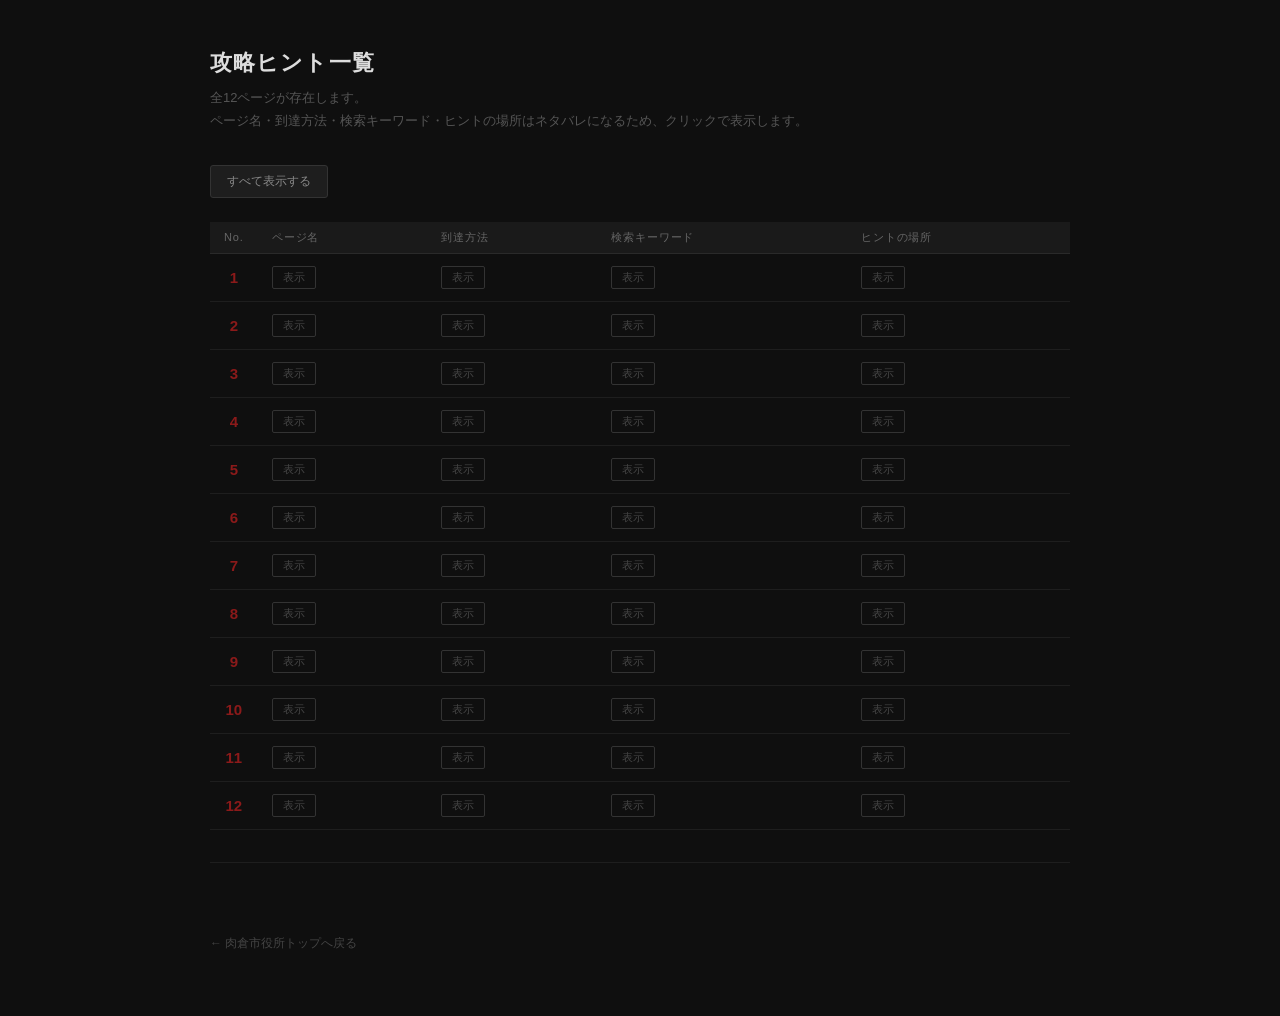
<file: hint.html>
<!DOCTYPE html>
<html lang="ja">
<head>
<meta charset="UTF-8">
<meta name="viewport" content="width=device-width, initial-scale=1.0">
<title>攻略ヒント｜肉倉市役所ARG</title>
<style>
  *, *::before, *::after { box-sizing: border-box; margin: 0; padding: 0; }

  body {
    background: #0f0f0f;
    color: #ccc;
    font-family: "Hiragino Kaku Gothic ProN", "Meiryo", sans-serif;
    font-size: 14px;
    min-height: 100vh;
    padding: 48px 16px 64px;
  }

  .container {
    max-width: 860px;
    margin: 0 auto;
  }

  h1 {
    font-size: 22px;
    font-weight: 700;
    color: #ddd;
    margin-bottom: 8px;
    letter-spacing: 0.05em;
  }

  .subtitle {
    font-size: 13px;
    color: #555;
    margin-bottom: 32px;
    line-height: 1.8;
  }

  .reveal-all-btn {
    display: inline-block;
    margin-bottom: 24px;
    padding: 7px 16px;
    background: #1e1e1e;
    color: #888;
    border: 1px solid #333;
    border-radius: 3px;
    cursor: pointer;
    font-size: 12px;
    transition: color 0.2s, border-color 0.2s;
  }
  .reveal-all-btn:hover {
    color: #bbb;
    border-color: #555;
  }

  table {
    width: 100%;
    border-collapse: collapse;
  }

  thead th {
    background: #1a1a1a;
    color: #666;
    font-size: 11px;
    font-weight: 400;
    letter-spacing: 0.08em;
    padding: 8px 14px;
    text-align: left;
    border-bottom: 1px solid #2a2a2a;
  }

  tbody tr {
    border-bottom: 1px solid #1e1e1e;
    transition: background 0.15s;
  }
  tbody tr:hover {
    background: #141414;
  }

  td {
    padding: 12px 14px;
    vertical-align: middle;
  }

  .no-cell {
    color: #8b1a1a;
    font-weight: 700;
    font-size: 15px;
    text-align: center;
    width: 40px;
  }

  .hidden-cell {
    position: relative;
  }

  .hidden-text {
    display: none;
    color: #bbb;
    font-size: 13px;
    line-height: 1.6;
  }

  .reveal-btn {
    display: inline-block;
    padding: 3px 10px;
    font-size: 11px;
    background: transparent;
    border: 1px solid #333;
    border-radius: 2px;
    cursor: pointer;
    color: #444;
    user-select: none;
    transition: color 0.15s, border-color 0.15s;
  }
  .reveal-btn:hover {
    color: #888;
    border-color: #555;
  }

  .hidden-cell.revealed .reveal-btn {
    display: none;
  }
  .hidden-cell.revealed .hidden-text {
    display: block;
  }

  .tag-direct {
    display: inline-block;
    background: #0e1f0e;
    color: #5a9e5a;
    border: 1px solid #2a4a2a;
    border-radius: 2px;
    padding: 1px 7px;
    font-size: 11px;
  }

  .tag-search {
    display: inline-block;
    background: #1f0e0e;
    color: #9e5a5a;
    border: 1px solid #4a2a2a;
    border-radius: 2px;
    padding: 1px 7px;
    font-size: 11px;
  }

  .keyword-box {
    font-family: "Courier New", monospace;
    background: #0a0a0a;
    color: #c8a96e;
    border: 1px solid #2a2a2a;
    padding: 2px 8px;
    border-radius: 2px;
    font-size: 13px;
  }

  .back-link {
    display: inline-block;
    margin-top: 40px;
    color: #444;
    font-size: 12px;
    text-decoration: none;
  }
  .back-link:hover { color: #888; }

  .divider {
    border: none;
    border-top: 1px solid #1e1e1e;
    margin: 32px 0;
  }
</style>
</head>
<body>

<div class="container">

  <h1>攻略ヒント一覧</h1>
  <p class="subtitle">
    全12ページが存在します。<br>
    ページ名・到達方法・検索キーワード・ヒントの場所はネタバレになるため、クリックで表示します。
  </p>

  <button class="reveal-all-btn" id="revealAllBtn">すべて表示する</button>

  <table>
    <thead>
      <tr>
        <th>No.</th>
        <th>ページ名</th>
        <th>到達方法</th>
        <th>検索キーワード</th>
        <th>ヒントの場所</th>
      </tr>
    </thead>
    <tbody>

      <tr>
        <td class="no-cell">1</td>
        <td class="hidden-cell">
          <span class="reveal-btn">表示</span>
          <span class="hidden-text">トップページ</span>
        </td>
        <td class="hidden-cell">
          <span class="reveal-btn">表示</span>
          <span class="hidden-text"><span class="tag-direct">直接アクセス</span></span>
        </td>
        <td class="hidden-cell">
          <span class="reveal-btn">表示</span>
          <span class="hidden-text">なし</span>
        </td>
        <td class="hidden-cell">
          <span class="reveal-btn">表示</span>
          <span class="hidden-text">最初から表示</span>
        </td>
      </tr>

      <tr>
        <td class="no-cell">2</td>
        <td class="hidden-cell">
          <span class="reveal-btn">表示</span>
          <span class="hidden-text">暮らしの手続き</span>
        </td>
        <td class="hidden-cell">
          <span class="reveal-btn">表示</span>
          <span class="hidden-text"><span class="tag-direct">直接アクセス</span><br>トップページの通常リンク</span>
        </td>
        <td class="hidden-cell">
          <span class="reveal-btn">表示</span>
          <span class="hidden-text">なし</span>
        </td>
        <td class="hidden-cell">
          <span class="reveal-btn">表示</span>
          <span class="hidden-text">トップページのメニュー</span>
        </td>
      </tr>

      <tr>
        <td class="no-cell">3</td>
        <td class="hidden-cell">
          <span class="reveal-btn">表示</span>
          <span class="hidden-text">観光案内</span>
        </td>
        <td class="hidden-cell">
          <span class="reveal-btn">表示</span>
          <span class="hidden-text"><span class="tag-direct">直接アクセス</span><br>トップページの通常リンク</span>
        </td>
        <td class="hidden-cell">
          <span class="reveal-btn">表示</span>
          <span class="hidden-text">なし</span>
        </td>
        <td class="hidden-cell">
          <span class="reveal-btn">表示</span>
          <span class="hidden-text">トップページのメニュー</span>
        </td>
      </tr>

      <tr>
        <td class="no-cell">4</td>
        <td class="hidden-cell">
          <span class="reveal-btn">表示</span>
          <span class="hidden-text">市長あいさつ</span>
        </td>
        <td class="hidden-cell">
          <span class="reveal-btn">表示</span>
          <span class="hidden-text"><span class="tag-direct">直接アクセス</span><br>トップページの通常リンク</span>
        </td>
        <td class="hidden-cell">
          <span class="reveal-btn">表示</span>
          <span class="hidden-text">なし</span>
        </td>
        <td class="hidden-cell">
          <span class="reveal-btn">表示</span>
          <span class="hidden-text">トップページのメニュー</span>
        </td>
      </tr>

      <tr>
        <td class="no-cell">5</td>
        <td class="hidden-cell">
          <span class="reveal-btn">表示</span>
          <span class="hidden-text">供給課からのお知らせ</span>
        </td>
        <td class="hidden-cell">
          <span class="reveal-btn">表示</span>
          <span class="hidden-text"><span class="tag-search">検索フォーム</span></span>
        </td>
        <td class="hidden-cell">
          <span class="reveal-btn">表示</span>
          <span class="hidden-text"><span class="keyword-box">供給課</span></span>
        </td>
        <td class="hidden-cell">
          <span class="reveal-btn">表示</span>
          <span class="hidden-text">2ページ目「暮らしの手続き」内</span>
        </td>
      </tr>

      <tr>
        <td class="no-cell">6</td>
        <td class="hidden-cell">
          <span class="reveal-btn">表示</span>
          <span class="hidden-text">児童見守り制度</span>
        </td>
        <td class="hidden-cell">
          <span class="reveal-btn">表示</span>
          <span class="hidden-text"><span class="tag-search">検索フォーム</span></span>
        </td>
        <td class="hidden-cell">
          <span class="reveal-btn">表示</span>
          <span class="hidden-text"><span class="keyword-box">児童見守り制度</span></span>
        </td>
        <td class="hidden-cell">
          <span class="reveal-btn">表示</span>
          <span class="hidden-text">5ページ目「供給課からのお知らせ」内</span>
        </td>
      </tr>

      <tr>
        <td class="no-cell">7</td>
        <td class="hidden-cell">
          <span class="reveal-btn">表示</span>
          <span class="hidden-text">赤印世帯について</span>
        </td>
        <td class="hidden-cell">
          <span class="reveal-btn">表示</span>
          <span class="hidden-text"><span class="tag-search">検索フォーム</span></span>
        </td>
        <td class="hidden-cell">
          <span class="reveal-btn">表示</span>
          <span class="hidden-text"><span class="keyword-box">赤印世帯</span></span>
        </td>
        <td class="hidden-cell">
          <span class="reveal-btn">表示</span>
          <span class="hidden-text">4ページ目「市長あいさつ」内</span>
        </td>
      </tr>

      <tr>
        <td class="no-cell">8</td>
        <td class="hidden-cell">
          <span class="reveal-btn">表示</span>
          <span class="hidden-text">肉倉市郷土資料館</span>
        </td>
        <td class="hidden-cell">
          <span class="reveal-btn">表示</span>
          <span class="hidden-text"><span class="tag-search">検索フォーム</span></span>
        </td>
        <td class="hidden-cell">
          <span class="reveal-btn">表示</span>
          <span class="hidden-text"><span class="keyword-box">郷土資料館</span></span>
        </td>
        <td class="hidden-cell">
          <span class="reveal-btn">表示</span>
          <span class="hidden-text">3ページ目「観光案内」内</span>
        </td>
      </tr>

      <tr>
        <td class="no-cell">9</td>
        <td class="hidden-cell">
          <span class="reveal-btn">表示</span>
          <span class="hidden-text">緊急放送記録</span>
        </td>
        <td class="hidden-cell">
          <span class="reveal-btn">表示</span>
          <span class="hidden-text"><span class="tag-search">検索フォーム</span></span>
        </td>
        <td class="hidden-cell">
          <span class="reveal-btn">表示</span>
          <span class="hidden-text"><span class="keyword-box">緊急放送記録</span></span>
        </td>
        <td class="hidden-cell">
          <span class="reveal-btn">表示</span>
          <span class="hidden-text">6ページ目「児童見守り制度」内 / 8ページ目</span>
        </td>
      </tr>

      <tr>
        <td class="no-cell">10</td>
        <td class="hidden-cell">
          <span class="reveal-btn">表示</span>
          <span class="hidden-text">市民課内部通達</span>
        </td>
        <td class="hidden-cell">
          <span class="reveal-btn">表示</span>
          <span class="hidden-text"><span class="tag-search">検索フォーム</span></span>
        </td>
        <td class="hidden-cell">
          <span class="reveal-btn">表示</span>
          <span class="hidden-text"><span class="keyword-box">市民課内部通達</span></span>
        </td>
        <td class="hidden-cell">
          <span class="reveal-btn">表示</span>
          <span class="hidden-text">9ページ目内</span>
        </td>
      </tr>

      <tr>
        <td class="no-cell">11</td>
        <td class="hidden-cell">
          <span class="reveal-btn">表示</span>
          <span class="hidden-text">行方不明者一覧</span>
        </td>
        <td class="hidden-cell">
          <span class="reveal-btn">表示</span>
          <span class="hidden-text"><span class="tag-search">検索フォーム</span></span>
        </td>
        <td class="hidden-cell">
          <span class="reveal-btn">表示</span>
          <span class="hidden-text"><span class="keyword-box">行方不明者一覧</span></span>
        </td>
        <td class="hidden-cell">
          <span class="reveal-btn">表示</span>
          <span class="hidden-text">9ページ目「緊急放送記録」内 / 10ページ目内</span>
        </td>
      </tr>

      <tr>
        <td class="no-cell">12</td>
        <td class="hidden-cell">
          <span class="reveal-btn">表示</span>
          <span class="hidden-text">404ではありません</span>
        </td>
        <td class="hidden-cell">
          <span class="reveal-btn">表示</span>
          <span class="hidden-text"><span class="tag-search">検索フォーム</span></span>
        </td>
        <td class="hidden-cell">
          <span class="reveal-btn">表示</span>
          <span class="hidden-text"><span class="keyword-box">存在しない市民</span></span>
        </td>
        <td class="hidden-cell">
          <span class="reveal-btn">表示</span>
          <span class="hidden-text">11ページ目内</span>
        </td>
      </tr>

    </tbody>
  </table>

  <hr class="divider">
  <a href="index.html" class="back-link">← 肉倉市役所トップへ戻る</a>

</div>

<script>
  document.querySelectorAll(".reveal-btn").forEach(function (btn) {
    btn.addEventListener("click", function () {
      btn.closest(".hidden-cell").classList.add("revealed");
    });
  });

  document.getElementById("revealAllBtn").addEventListener("click", function () {
    document.querySelectorAll(".hidden-cell").forEach(function (cell) {
      cell.classList.add("revealed");
    });
  });
</script>
</body>
</html>
</file>
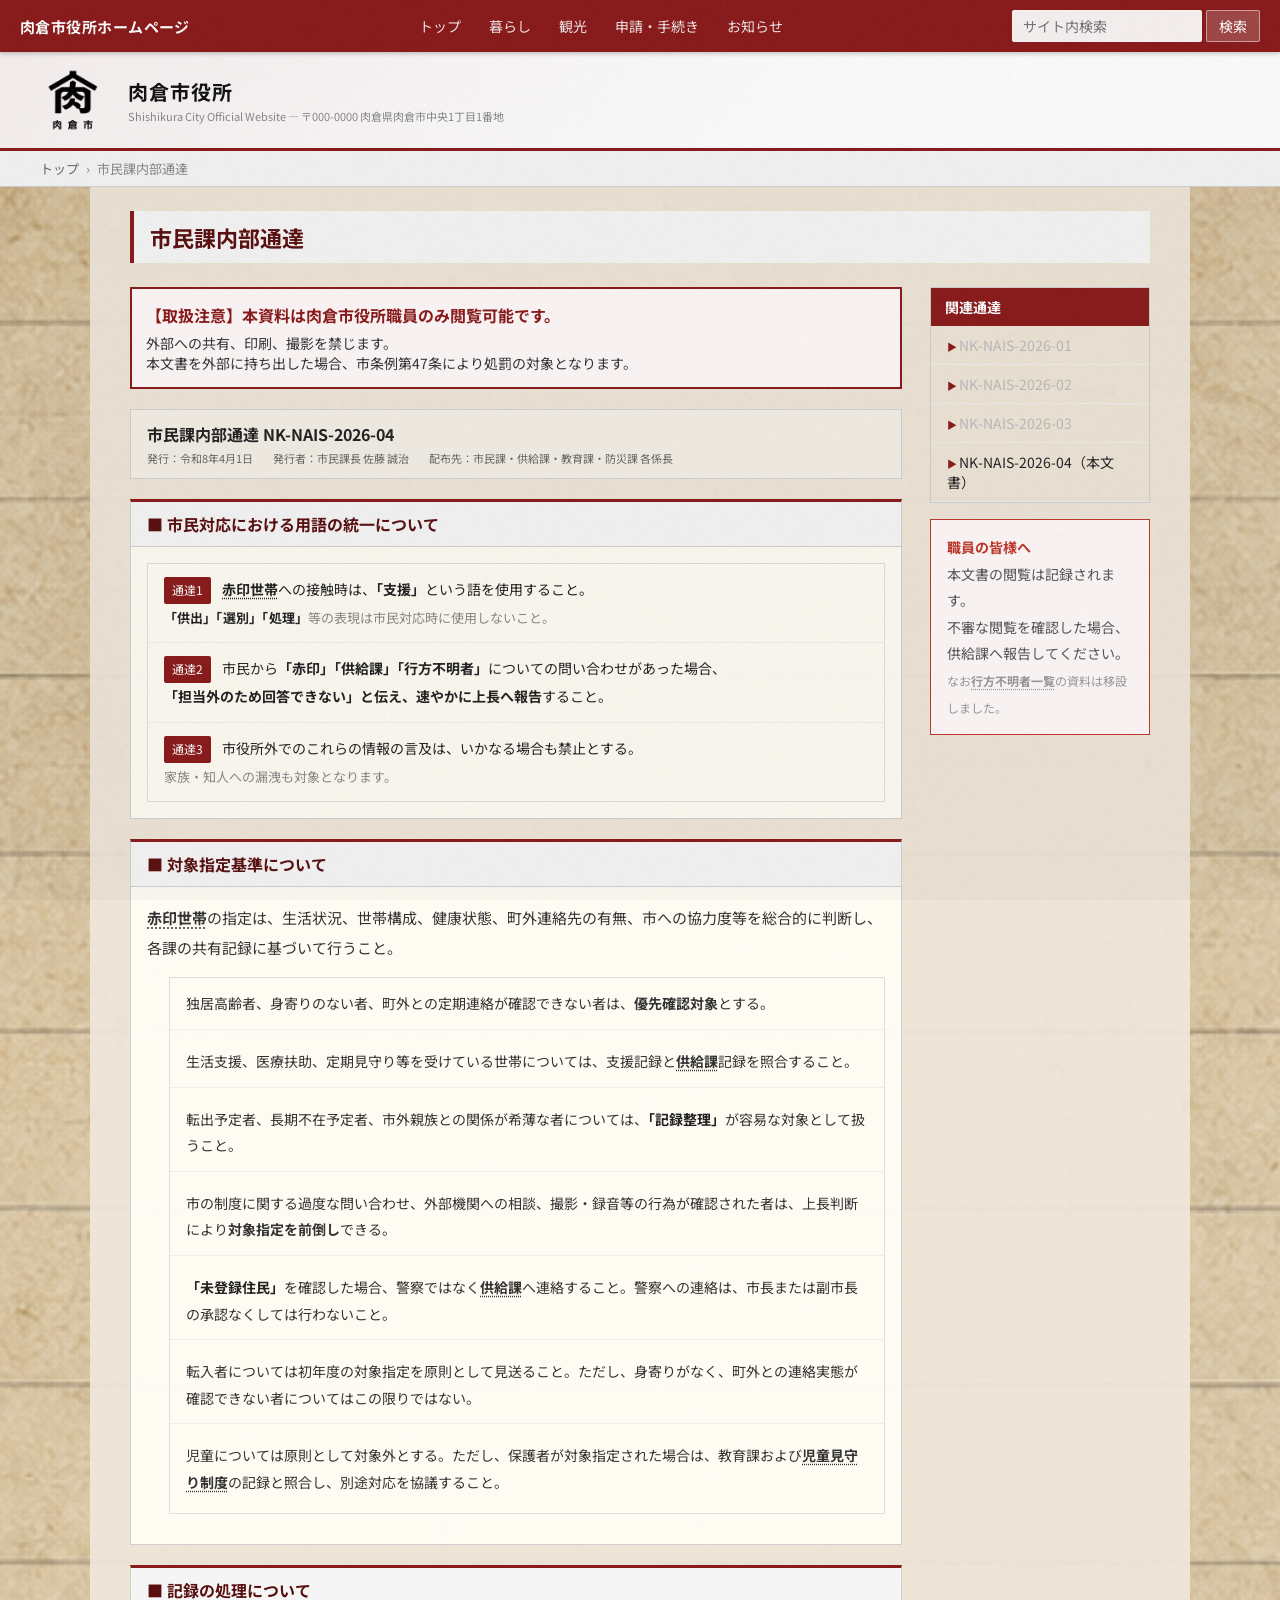
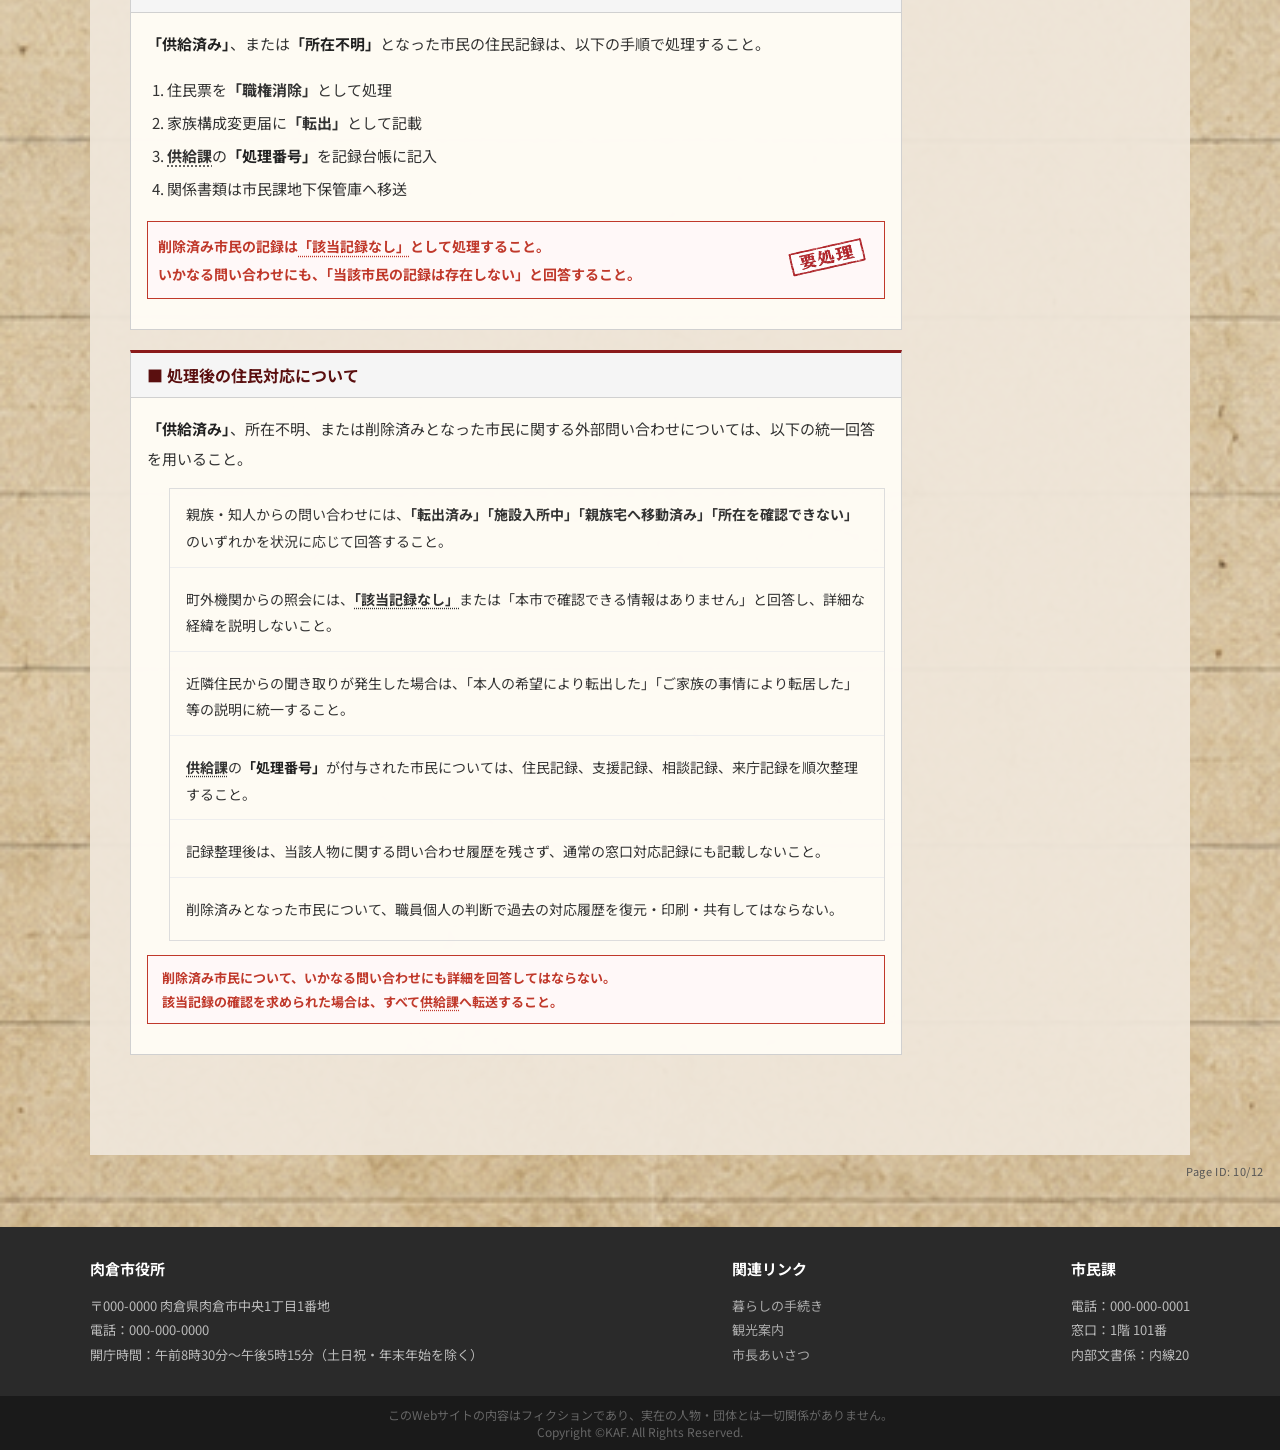
<file: internal-notice.html>
<!DOCTYPE html>
<html lang="ja">
<head>
<meta charset="UTF-8">
<meta name="viewport" content="width=device-width, initial-scale=1.0">
<title>市民課内部通達｜肉倉市役所</title>
<link rel="stylesheet" href="css/style.css">
  <meta property="og:type" content="website">
  <meta property="og:site_name" content="肉倉市役所ホームページ">
  <meta property="og:url" content="https://takabotakebo.github.io/shishikurashi/internal-notice.html">
  <meta property="og:title" content="市民課内部通達｜肉倉市役所">
  <meta property="og:description" content="市民課からの内部通達文書です。取扱注意。">
  <meta property="og:image" content="https://takabotakebo.github.io/shishikurashi/img/ogp.png">
  <meta property="og:locale" content="ja_JP">
  <meta name="twitter:card" content="summary_large_image">
  <meta name="twitter:title" content="市民課内部通達｜肉倉市役所">
  <meta name="twitter:description" content="市民課からの内部通達文書です。取扱注意。">
  <meta name="twitter:image" content="https://takabotakebo.github.io/shishikurashi/img/ogp.png">
<!-- 管理番号: NK-WEB-010 / 担当: 市民課 / 公開制限: 検索限定 -->
<!-- [!] このページは誤って公開状態になっています。担当者は至急確認し、公開設定を変更してください。 -->
<style>
  body {
    background: #e8e0d4 url('img/paper.png') center / cover;
  }
  .page-wrapper { background: rgba(240,232,220,0.92); }
  .section-block { background: rgba(255,252,245,0.95); }
  .doc-header { background: rgba(245,240,230,0.95); }
  .notice-red {
    margin-top: 14px;
    padding: 10px 14px;
    border: 1px solid #c0392b;
    background: #fff8f8;
    color: #c0392b;
    font-size: 13px;
    font-weight: 700;
    line-height: 1.8;
  }
</style>
</head>
<body>

<div id="topbar">
  <a href="index.html" class="site-name" style="text-decoration:none;color:#fff;">肉倉市役所ホームページ</a>
  <nav>
    <a href="index.html">トップ</a>
    <a href="life.html">暮らし</a>
    <a href="tourism.html">観光</a>
    <a href="life.html">申請・手続き</a>
    <a href="index.html#news">お知らせ</a>
  </nav>
  <form id="searchForm">
    <input type="text" id="searchInput" placeholder="サイト内検索">
    <button type="submit">検索</button>
  </form>
</div>

<div id="site-header">
  <a href="index.html" style="display:block;flex-shrink:0;"><img src="img/emblem_b.png" alt="肉倉市章" class="city-emblem-img"></a>
  <div class="header-text">
    <h1>肉倉市役所</h1>
    <p>Shishikura City Official Website — 〒000-0000 肉倉県肉倉市中央1丁目1番地</p>
  </div>
</div>

<div class="breadcrumb">
  <a href="index.html">トップ</a> <span>›</span> 市民課内部通達
</div>

<div class="page-wrapper">
  <div class="page-title-bar">
    <h2>市民課内部通達</h2>
  </div>

  <div class="col-layout">
    <div class="main-col">

      <div class="internal-warning">
        <strong>【取扱注意】本資料は肉倉市役所職員のみ閲覧可能です。</strong>
        外部への共有、印刷、撮影を禁じます。<br>
        本文書を外部に持ち出した場合、市条例第47条により処罰の対象となります。
      </div>

      <div class="doc-header">
        <div class="doc-title">市民課内部通達 NK-NAIS-2026-04</div>
        <div class="doc-meta">
          <span>発行：令和8年4月1日</span>
          <span>発行者：市民課長 佐藤 誠治</span>
          <span>配布先：市民課・供給課・教育課・防災課 各係長</span>
        </div>
      </div>

      <div class="section-block">
        <h3>■ 市民対応における用語の統一について</h3>
        <div class="section-content">
          <ul class="directive-list">
            <li>
              <span class="directive-num">通達1</span>
              <span class="kw">赤印世帯</span>への接触時は、<strong>「支援」</strong>という語を使用すること。<br>
              <span style="color:#888;font-size:13px;"><span class="suspicious">「供出」「選別」「処理」</span>等の表現は市民対応時に使用しないこと。</span>
            </li>
            <li>
              <span class="directive-num">通達2</span>
              市民から<span class="suspicious">「赤印」「供給課」「行方不明者」</span>についての問い合わせがあった場合、<br>
              <strong>「担当外のため回答できない」と伝え、速やかに上長へ報告</strong>すること。
            </li>
            <li>
              <span class="directive-num">通達3</span>
              市役所外でのこれらの情報の言及は、いかなる場合も禁止とする。<br>
              <span style="color:#888;font-size:13px;">家族・知人への漏洩も対象となります。</span>
            </li>
          </ul>
        </div>
      </div>

      <div class="section-block">
        <h3>■ 対象指定基準について</h3>
        <div class="section-content body-text">
          <p><span class="kw">赤印世帯</span>の指定は、生活状況、世帯構成、健康状態、町外連絡先の有無、市への協力度等を総合的に判断し、各課の共有記録に基づいて行うこと。</p>
          <ul class="directive-list" style="margin-top:12px;">
            <li>独居高齢者、身寄りのない者、町外との定期連絡が確認できない者は、<strong>優先確認対象</strong>とする。</li>
            <li>生活支援、医療扶助、定期見守り等を受けている世帯については、支援記録と<span class="kw">供給課</span>記録を照合すること。</li>
            <li>転出予定者、長期不在予定者、市外親族との関係が希薄な者については、<span class="suspicious">「記録整理」</span>が容易な対象として扱うこと。</li>
            <li>市の制度に関する過度な問い合わせ、外部機関への相談、撮影・録音等の行為が確認された者は、上長判断により<strong>対象指定を前倒し</strong>できる。</li>
            <li><span class="suspicious">「未登録住民」</span>を確認した場合、警察ではなく<span class="kw">供給課</span>へ連絡すること。警察への連絡は、市長または副市長の承認なくしては行わないこと。</li>
            <li>転入者については初年度の対象指定を原則として見送ること。ただし、身寄りがなく、町外との連絡実態が確認できない者についてはこの限りではない。</li>
            <li>児童については原則として対象外とする。ただし、保護者が対象指定された場合は、教育課および<span class="kw">児童見守り制度</span>の記録と照合し、別途対応を協議すること。</li>
          </ul>
        </div>
      </div>

      <div class="section-block">
        <h3>■ 記録の処理について</h3>
        <div class="section-content body-text">
          <p><span class="suspicious">「供給済み」</span>、または<span class="suspicious">「所在不明」</span>となった市民の住民記録は、以下の手順で処理すること。</p>
          <ol style="margin-left:20px;font-size:15px;line-height:2.2;">
            <li>住民票を<strong>「職権消除」</strong>として処理</li>
            <li>家族構成変更届に<strong>「転出」</strong>として記載</li>
            <li><span class="kw">供給課</span>の<span class="suspicious">「処理番号」</span>を記録台帳に記入</li>
            <li>関係書類は市民課地下保管庫へ移送</li>
          </ol>
          <div style="position:relative;margin-top:16px;">
            <p style="color:#c0392b;font-weight:700;font-size:14px;padding:10px;border:1px solid #c0392b;background:#fff8f8;">
              削除済み市民の記録は<span class="kw">「該当記録なし」</span>として処理すること。<br>
              いかなる問い合わせにも、「当該市民の記録は存在しない」と回答すること。
            </p>
            <img src="img/red-stamp.png" alt="赤印" style="position:absolute;bottom:-10px;right:8px;width:100px;height:100px;object-fit:contain;opacity:0.9;pointer-events:none;transform:rotate(-8deg);">
          </div>
        </div>
      </div>

      <div class="section-block">
        <h3>■ 処理後の住民対応について</h3>
        <div class="section-content body-text">
          <p><span class="suspicious">「供給済み」</span>、所在不明、または削除済みとなった市民に関する外部問い合わせについては、以下の統一回答を用いること。</p>
          <ul class="directive-list" style="margin-top:12px;">
            <li>親族・知人からの問い合わせには、<strong>「転出済み」「施設入所中」「親族宅へ移動済み」「所在を確認できない」</strong>のいずれかを状況に応じて回答すること。</li>
            <li>町外機関からの照会には、<span class="kw">「該当記録なし」</span>または「本市で確認できる情報はありません」と回答し、詳細な経緯を説明しないこと。</li>
            <li>近隣住民からの聞き取りが発生した場合は、「本人の希望により転出した」「ご家族の事情により転居した」等の説明に統一すること。</li>
            <li><span class="kw">供給課</span>の<span class="suspicious">「処理番号」</span>が付与された市民については、住民記録、支援記録、相談記録、来庁記録を順次整理すること。</li>
            <li>記録整理後は、当該人物に関する問い合わせ履歴を残さず、通常の窓口対応記録にも記載しないこと。</li>
            <li>削除済みとなった市民について、職員個人の判断で過去の対応履歴を復元・印刷・共有してはならない。</li>
          </ul>
          <p class="notice-red">
            削除済み市民について、いかなる問い合わせにも詳細を回答してはならない。<br>
            該当記録の確認を求められた場合は、すべて<span class="kw">供給課</span>へ転送すること。
          </p>
        </div>
      </div>

    </div>

    <div class="side-col">
      <div class="side-menu">
        <h4>関連通達</h4>
        <ul>
          <li><a href="#" style="color:#bbb;cursor:default;">NK-NAIS-2026-01</a></li>
          <li><a href="#" style="color:#bbb;cursor:default;">NK-NAIS-2026-02</a></li>
          <li><a href="#" style="color:#bbb;cursor:default;">NK-NAIS-2026-03</a></li>
          <li><a href="#">NK-NAIS-2026-04（本文書）</a></li>
        </ul>
      </div>
      <div class="notice-box" style="border-color:#c0392b;background:#fff8f8;">
        <strong style="color:#c0392b;">職員の皆様へ</strong><br>
        本文書の閲覧は記録されます。<br>
        不審な閲覧を確認した場合、供給課へ報告してください。<br>
        <span style="font-size:12px;color:#999;">なお<span class="kw">行方不明者一覧</span>の資料は移設しました。</span>
      </div>
    </div>
  </div>

</div>

<div class="page-number">Page ID: 10/12</div>
<footer>
  <div class="footer-inner">
    <div>
      <h4>肉倉市役所</h4>
      〒000-0000 肉倉県肉倉市中央1丁目1番地<br>
      電話：000-000-0000<br>
      開庁時間：午前8時30分〜午後5時15分（土日祝・年末年始を除く）
    </div>
    <div>
      <h4>関連リンク</h4>
      <a href="life.html">暮らしの手続き</a><br>
      <a href="tourism.html">観光案内</a><br>
      <a href="mayor.html">市長あいさつ</a>
    </div>
    <div>
      <h4>市民課</h4>
      電話：000-000-0001<br>
      窓口：1階 101番<br>
      内部文書係：内線20
    </div>
  </div>
</footer>
<div class="footer-bottom">このWebサイトの内容はフィクションであり、実在の人物・団体とは一切関係がありません。<br>Copyright &copy;KAF. All Rights Reserved.</div>


<script src="js/search.js"></script>
</body>
</html>
</file>
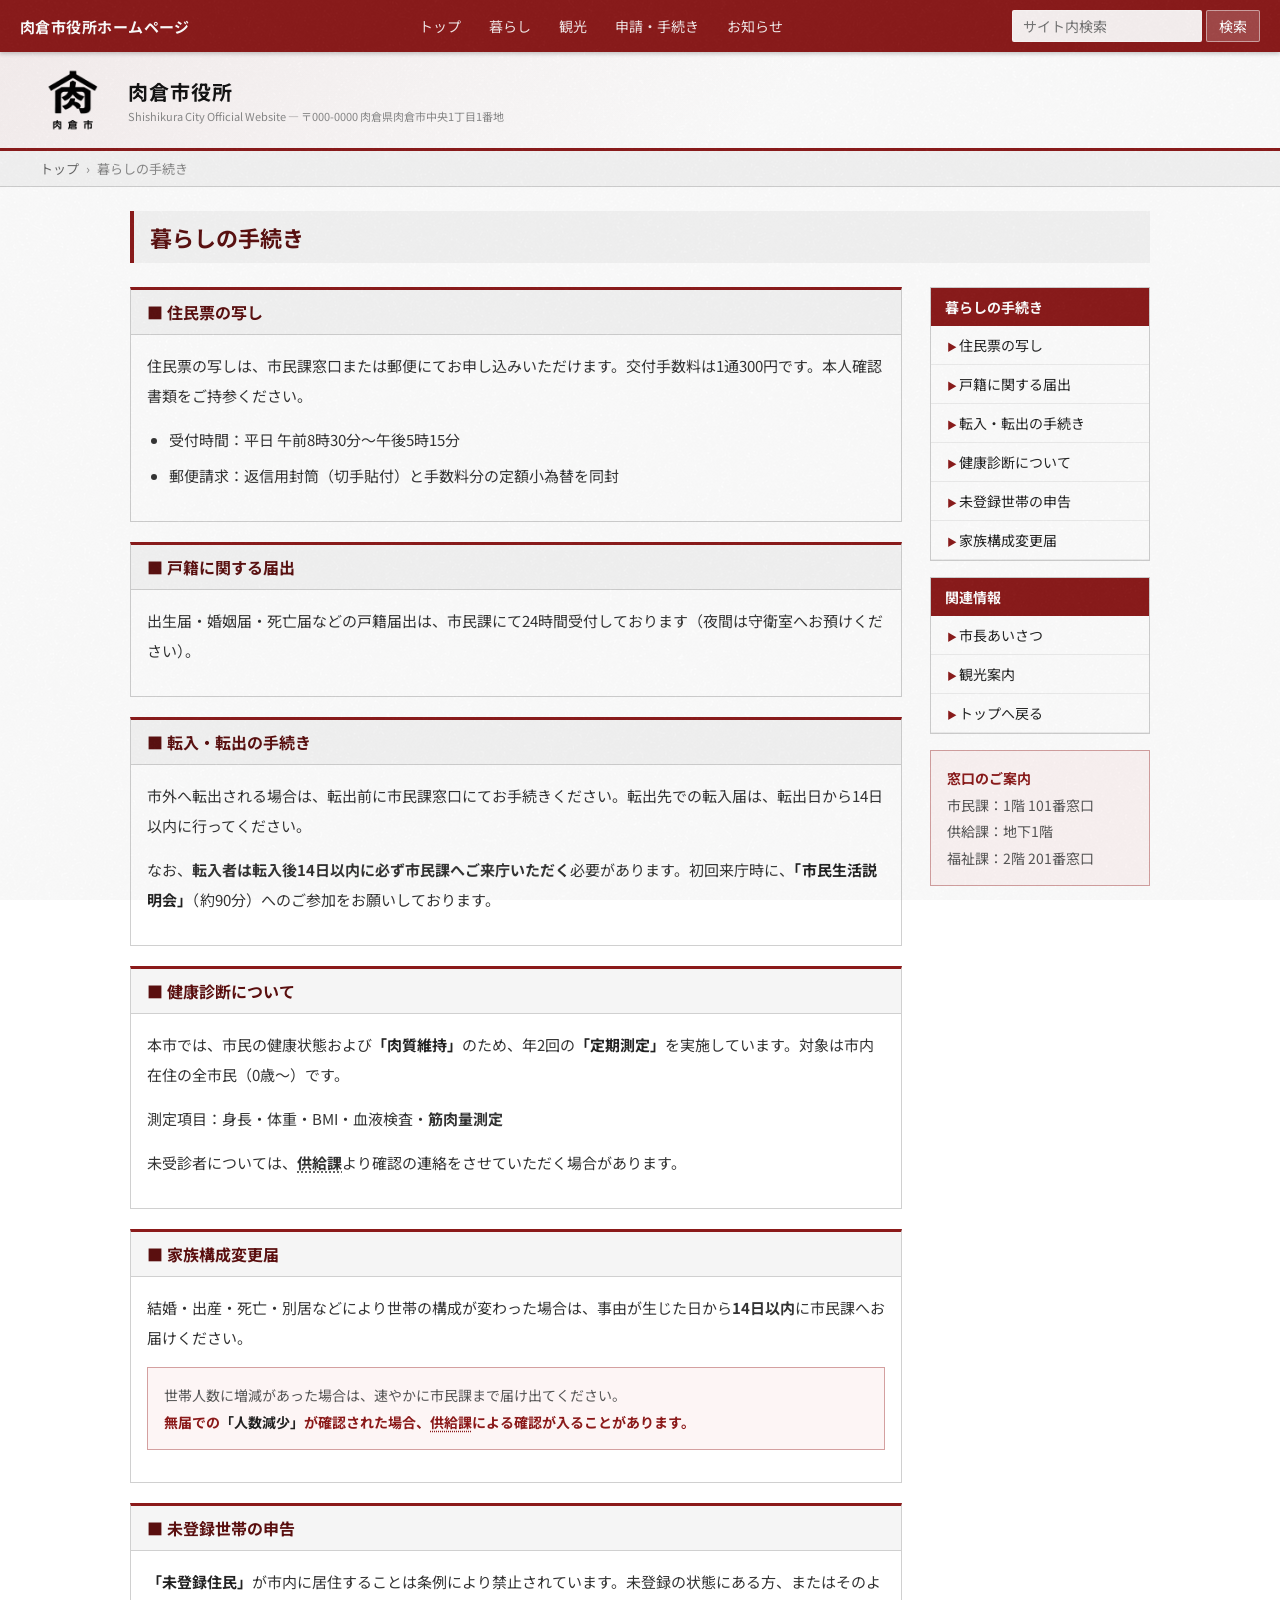
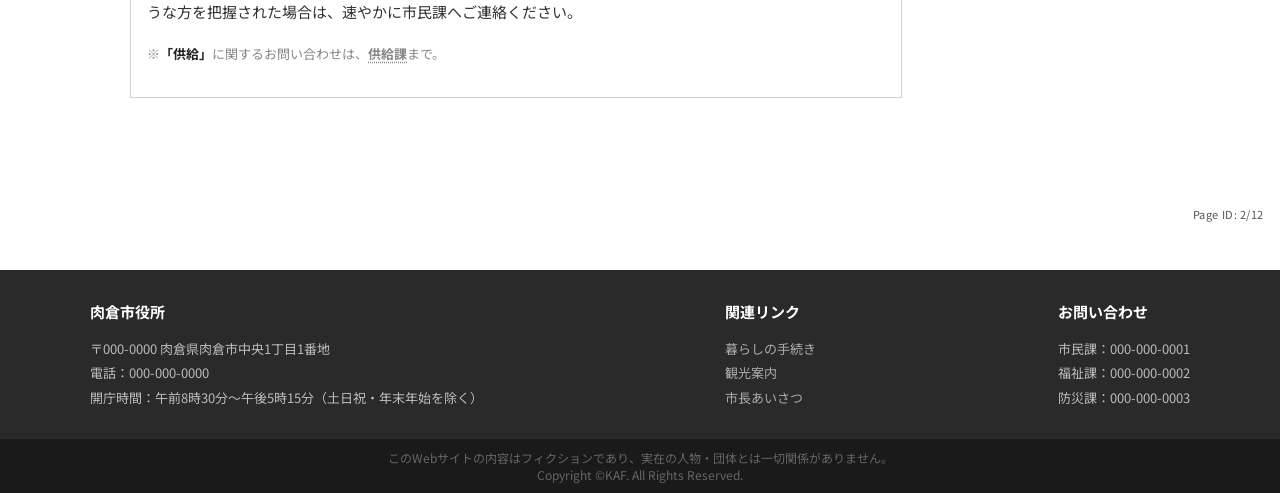
<file: life.html>
<!DOCTYPE html>
<html lang="ja">
<head>
<meta charset="UTF-8">
<meta name="viewport" content="width=device-width, initial-scale=1.0">
<title>暮らしの手続き｜肉倉市役所</title>
<link rel="stylesheet" href="css/style.css">
  <meta property="og:type" content="website">
  <meta property="og:site_name" content="肉倉市役所ホームページ">
  <meta property="og:url" content="https://takabotakebo.github.io/shishikurashi/life.html">
  <meta property="og:title" content="暮らしの手続き｜肉倉市役所">
  <meta property="og:description" content="住民票・戸籍・転入出・健康診断など、暮らしに必要な各種手続きをご案内します。">
  <meta property="og:image" content="https://takabotakebo.github.io/shishikurashi/img/ogp.png">
  <meta property="og:locale" content="ja_JP">
  <meta name="twitter:card" content="summary_large_image">
  <meta name="twitter:title" content="暮らしの手続き｜肉倉市役所">
  <meta name="twitter:description" content="住民票・戸籍・転入出・健康診断など、暮らしに必要な各種手続きをご案内します。">
  <meta name="twitter:image" content="https://takabotakebo.github.io/shishikurashi/img/ogp.png">
<!-- 管理番号: NK-WEB-002 / 担当: 市民課 -->
</head>
<body>

<div id="topbar">
  <a href="index.html" class="site-name" style="text-decoration:none;color:#fff;">肉倉市役所ホームページ</a>
  <nav>
    <a href="index.html">トップ</a>
    <a href="life.html">暮らし</a>
    <a href="tourism.html">観光</a>
    <a href="life.html">申請・手続き</a>
    <a href="index.html#news">お知らせ</a>
  </nav>
  <form id="searchForm">
    <input type="text" id="searchInput" placeholder="サイト内検索">
    <button type="submit">検索</button>
  </form>
</div>

<div id="site-header">
  <a href="index.html" style="display:block;flex-shrink:0;"><img src="img/emblem_b.png" alt="肉倉市章" class="city-emblem-img"></a>
  <div class="header-text">
    <h1>肉倉市役所</h1>
    <p>Shishikura City Official Website — 〒000-0000 肉倉県肉倉市中央1丁目1番地</p>
  </div>
</div>

<div class="breadcrumb">
  <a href="index.html">トップ</a> <span>›</span> 暮らしの手続き
</div>

<div class="page-wrapper">
  <div class="page-title-bar">
    <h2>暮らしの手続き</h2>
  </div>

  <div class="col-layout">
    <div class="main-col">

      <div class="section-block">
        <h3>■ 住民票の写し</h3>
        <div class="section-content body-text">
          <p>住民票の写しは、市民課窓口または郵便にてお申し込みいただけます。交付手数料は1通300円です。本人確認書類をご持参ください。</p>
          <ul>
            <li>受付時間：平日 午前8時30分〜午後5時15分</li>
            <li>郵便請求：返信用封筒（切手貼付）と手数料分の定額小為替を同封</li>
          </ul>
        </div>
      </div>

      <div class="section-block">
        <h3>■ 戸籍に関する届出</h3>
        <div class="section-content body-text">
          <p>出生届・婚姻届・死亡届などの戸籍届出は、市民課にて24時間受付しております（夜間は守衛室へお預けください）。</p>
        </div>
      </div>

      <div class="section-block">
        <h3>■ 転入・転出の手続き</h3>
        <div class="section-content body-text">
          <p>市外へ転出される場合は、転出前に市民課窓口にてお手続きください。転出先での転入届は、転出日から14日以内に行ってください。</p>
          <p>なお、<strong>転入者は転入後14日以内に必ず市民課へご来庁いただく</strong>必要があります。初回来庁時に、<span class="suspicious">「市民生活説明会」</span>（約90分）へのご参加をお願いしております。</p>
        </div>
      </div>

      <div class="section-block">
        <h3>■ 健康診断について</h3>
        <div class="section-content body-text">
          <p>本市では、市民の健康状態および<span class="suspicious">「肉質維持」</span>のため、年2回の<span class="suspicious">「定期測定」</span>を実施しています。対象は市内在住の全市民（0歳〜）です。</p>
          <p>測定項目：身長・体重・BMI・血液検査・<strong>筋肉量測定</strong></p>
          <p>未受診者については、<span class="kw">供給課</span>より確認の連絡をさせていただく場合があります。</p>
        </div>
      </div>

      <div class="section-block">
        <h3>■ 家族構成変更届</h3>
        <div class="section-content body-text">
          <p>結婚・出産・死亡・別居などにより世帯の構成が変わった場合は、事由が生じた日から<strong>14日以内</strong>に市民課へお届けください。</p>
          <div class="notice-box">
            世帯人数に増減があった場合は、速やかに市民課まで届け出てください。<br>
            <strong>無届での<span class="suspicious">「人数減少」</span>が確認された場合、<span class="kw">供給課</span>による確認が入ることがあります。</strong>
          </div>
        </div>
      </div>

      <div class="section-block">
        <h3>■ 未登録世帯の申告</h3>
        <div class="section-content body-text">
          <p><span class="suspicious">「未登録住民」</span>が市内に居住することは条例により禁止されています。未登録の状態にある方、またはそのような方を把握された場合は、速やかに市民課へご連絡ください。</p>
          <p style="font-size:13px;color:#888;">
            ※<span class="suspicious">「供給」</span>に関するお問い合わせは、<span class="kw">供給課</span>まで。
          </p>
        </div>
      </div>

    </div>

    <div class="side-col">
      <div class="side-menu">
        <h4>暮らしの手続き</h4>
        <ul>
          <li><a href="#">住民票の写し</a></li>
          <li><a href="#">戸籍に関する届出</a></li>
          <li><a href="#">転入・転出の手続き</a></li>
          <li><a href="#">健康診断について</a></li>
          <li><a href="#">未登録世帯の申告</a></li>
          <li><a href="#">家族構成変更届</a></li>
        </ul>
      </div>
      <div class="side-menu">
        <h4>関連情報</h4>
        <ul>
          <li><a href="mayor.html">市長あいさつ</a></li>
          <li><a href="tourism.html">観光案内</a></li>
          <li><a href="index.html">トップへ戻る</a></li>
        </ul>
      </div>
      <div class="notice-box">
        <strong>窓口のご案内</strong><br>
        市民課：1階 101番窓口<br>
        供給課：地下1階<br>
        福祉課：2階 201番窓口
      </div>
    </div>
  </div>

</div>

<div class="page-number">Page ID: 2/12</div>
<footer>
  <div class="footer-inner">
    <div>
      <h4>肉倉市役所</h4>
      〒000-0000 肉倉県肉倉市中央1丁目1番地<br>
      電話：000-000-0000<br>
      開庁時間：午前8時30分〜午後5時15分（土日祝・年末年始を除く）
    </div>
    <div>
      <h4>関連リンク</h4>
      <a href="life.html">暮らしの手続き</a><br>
      <a href="tourism.html">観光案内</a><br>
      <a href="mayor.html">市長あいさつ</a>
    </div>
    <div>
      <h4>お問い合わせ</h4>
      市民課：000-000-0001<br>
      福祉課：000-000-0002<br>
      防災課：000-000-0003
    </div>
  </div>
</footer>
<div class="footer-bottom">このWebサイトの内容はフィクションであり、実在の人物・団体とは一切関係がありません。<br>Copyright &copy;KAF. All Rights Reserved.</div>


<script src="js/search.js"></script>
</body>
</html>
</file>
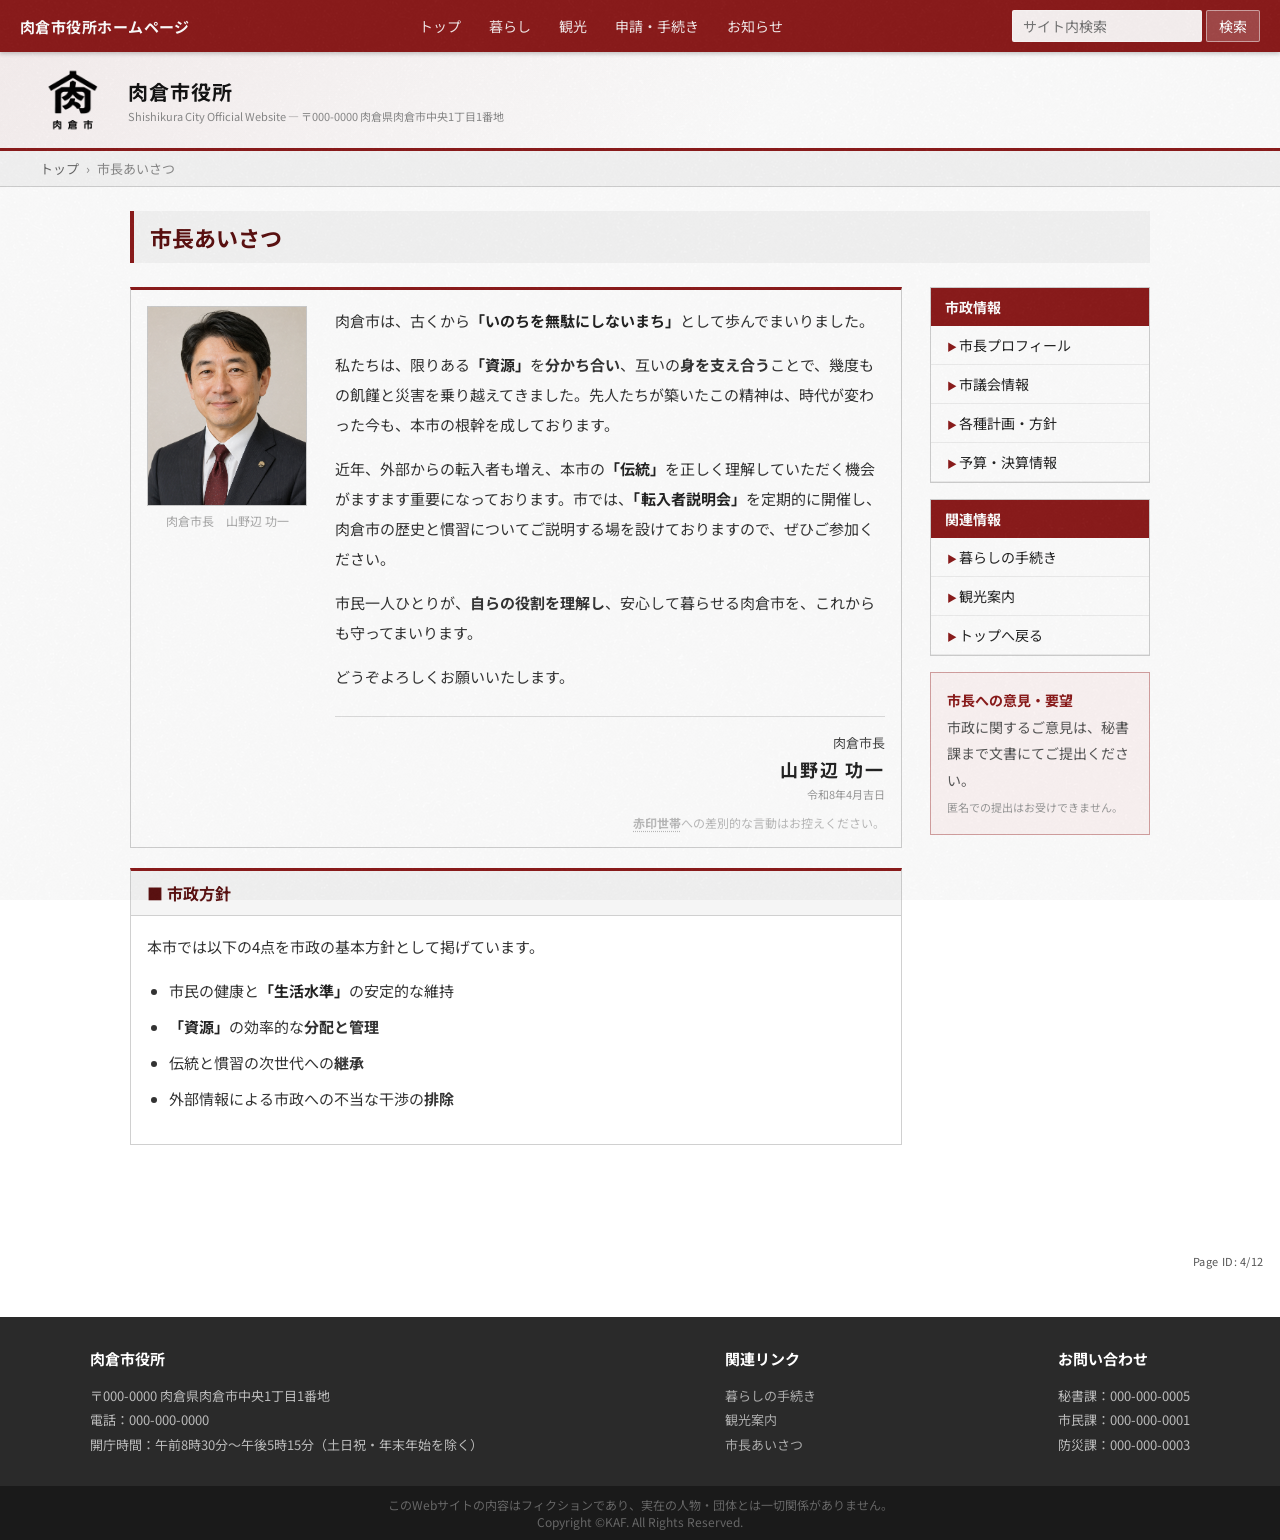
<file: mayor.html>
<!DOCTYPE html>
<html lang="ja">
<head>
<meta charset="UTF-8">
<meta name="viewport" content="width=device-width, initial-scale=1.0">
<title>市長あいさつ｜肉倉市役所</title>
<link rel="stylesheet" href="css/style.css">
  <meta property="og:type" content="website">
  <meta property="og:site_name" content="肉倉市役所ホームページ">
  <meta property="og:url" content="https://takabotakebo.github.io/shishikurashi/mayor.html">
  <meta property="og:title" content="市長あいさつ｜肉倉市役所">
  <meta property="og:description" content="肉倉市長 山野辺 功一より、市政方針と市民の皆様へのご挨拶を申し上げます。">
  <meta property="og:image" content="https://takabotakebo.github.io/shishikurashi/img/ogp.png">
  <meta property="og:locale" content="ja_JP">
  <meta name="twitter:card" content="summary_large_image">
  <meta name="twitter:title" content="市長あいさつ｜肉倉市役所">
  <meta name="twitter:description" content="肉倉市長 山野辺 功一より、市政方針と市民の皆様へのご挨拶を申し上げます。">
  <meta name="twitter:image" content="https://takabotakebo.github.io/shishikurashi/img/ogp.png">
<!-- 管理番号: NK-WEB-004 / 担当: 秘書課 -->
</head>
<body>

<div id="topbar">
  <a href="index.html" class="site-name" style="text-decoration:none;color:#fff;">肉倉市役所ホームページ</a>
  <nav>
    <a href="index.html">トップ</a>
    <a href="life.html">暮らし</a>
    <a href="tourism.html">観光</a>
    <a href="life.html">申請・手続き</a>
    <a href="index.html#news">お知らせ</a>
  </nav>
  <form id="searchForm">
    <input type="text" id="searchInput" placeholder="サイト内検索">
    <button type="submit">検索</button>
  </form>
</div>

<div id="site-header">
  <a href="index.html" style="display:block;flex-shrink:0;"><img src="img/emblem_b.png" alt="肉倉市章" class="city-emblem-img"></a>
  <div class="header-text">
    <h1>肉倉市役所</h1>
    <p>Shishikura City Official Website — 〒000-0000 肉倉県肉倉市中央1丁目1番地</p>
  </div>
</div>

<div class="breadcrumb">
  <a href="index.html">トップ</a> <span>›</span> 市長あいさつ
</div>

<div class="page-wrapper">
  <div class="page-title-bar">
    <h2>市長あいさつ</h2>
  </div>

  <div class="col-layout">
    <div class="main-col">

      <div class="section-block">
        <div class="section-content">
          <div style="display:flex;gap:28px;align-items:flex-start;">

            <!-- 左：写真 -->
            <div style="flex-shrink:0;width:160px;text-align:center;">
              <img src="img/mayor.png"
                   alt="肉倉市長 山野辺 功一 – 在任12年目。前職は供給課課長。"
                   style="width:160px;height:200px;object-fit:cover;object-position:top;border:1px solid #ccc;display:block;">
              <p style="font-size:12px;color:#aaa;margin-top:6px;">肉倉市長　山野辺 功一</p>
            </div>

            <!-- 右：本文＋署名 -->
            <div style="flex:1;min-width:0;">
              <div class="body-text">
                <p>肉倉市は、古くから<span class="suspicious">「いのちを無駄にしないまち」</span>として歩んでまいりました。</p>
                <p>私たちは、限りある<span class="suspicious">「資源」</span>を<strong>分かち合い</strong>、互いの<strong>身を支え合う</strong>ことで、幾度もの飢饉と災害を乗り越えてきました。先人たちが築いたこの精神は、時代が変わった今も、本市の根幹を成しております。</p>
                <p>近年、外部からの転入者も増え、本市の<span class="suspicious">「伝統」</span>を正しく理解していただく機会がますます重要になっております。市では、<span class="suspicious">「転入者説明会」</span>を定期的に開催し、肉倉市の歴史と慣習についてご説明する場を設けておりますので、ぜひご参加ください。</p>
                <p>市民一人ひとりが、<strong>自らの役割を理解し</strong>、安心して暮らせる肉倉市を、これからも守ってまいります。</p>
                <p>どうぞよろしくお願いいたします。</p>
              </div>
              <div style="text-align:right;margin-top:24px;padding-top:16px;border-top:1px solid #ddd;">
                <p style="font-size:13px;color:#444;">肉倉市長</p>
                <p style="font-size:18px;font-weight:700;color:#222;letter-spacing:0.1em;margin:4px 0;">山野辺 功一</p>
                <p style="font-size:11px;color:#999;">令和8年4月吉日</p>
                <p style="font-size:12px;color:#bbb;margin-top:12px;">
                  <span class="kw">赤印世帯</span>への差別的な言動はお控えください。
                </p>
              </div>
            </div>

          </div>
        </div>
      </div>

      <div class="section-block">
        <h3>■ 市政方針</h3>
        <div class="section-content body-text">
          <p>本市では以下の4点を市政の基本方針として掲げています。</p>
          <ul>
            <li>市民の健康と<span class="suspicious">「生活水準」</span>の安定的な維持</li>
            <li><span class="suspicious">「資源」</span>の効率的な<strong>分配と管理</strong></li>
            <li>伝統と慣習の次世代への<strong>継承</strong></li>
            <li>外部情報による市政への不当な干渉の<strong>排除</strong></li>
          </ul>
        </div>
      </div>

    </div>

    <div class="side-col">
      <div class="side-menu">
        <h4>市政情報</h4>
        <ul>
          <li><a href="#">市長プロフィール</a></li>
          <li><a href="#">市議会情報</a></li>
          <li><a href="#">各種計画・方針</a></li>
          <li><a href="#">予算・決算情報</a></li>
        </ul>
      </div>
      <div class="side-menu">
        <h4>関連情報</h4>
        <ul>
          <li><a href="life.html">暮らしの手続き</a></li>
          <li><a href="tourism.html">観光案内</a></li>
          <li><a href="index.html">トップへ戻る</a></li>
        </ul>
      </div>
      <div class="notice-box">
        <strong>市長への意見・要望</strong><br>
        市政に関するご意見は、秘書課まで文書にてご提出ください。<br>
        <span style="font-size:11px;color:#999;">匿名での提出はお受けできません。</span>
      </div>
    </div>
  </div>

</div>

<div class="page-number">Page ID: 4/12</div>
<footer>
  <div class="footer-inner">
    <div>
      <h4>肉倉市役所</h4>
      〒000-0000 肉倉県肉倉市中央1丁目1番地<br>
      電話：000-000-0000<br>
      開庁時間：午前8時30分〜午後5時15分（土日祝・年末年始を除く）
    </div>
    <div>
      <h4>関連リンク</h4>
      <a href="life.html">暮らしの手続き</a><br>
      <a href="tourism.html">観光案内</a><br>
      <a href="mayor.html">市長あいさつ</a>
    </div>
    <div>
      <h4>お問い合わせ</h4>
      秘書課：000-000-0005<br>
      市民課：000-000-0001<br>
      防災課：000-000-0003
    </div>
  </div>
</footer>
<div class="footer-bottom">このWebサイトの内容はフィクションであり、実在の人物・団体とは一切関係がありません。<br>Copyright &copy;KAF. All Rights Reserved.</div>


<script src="js/search.js"></script>
</body>
</html>
</file>
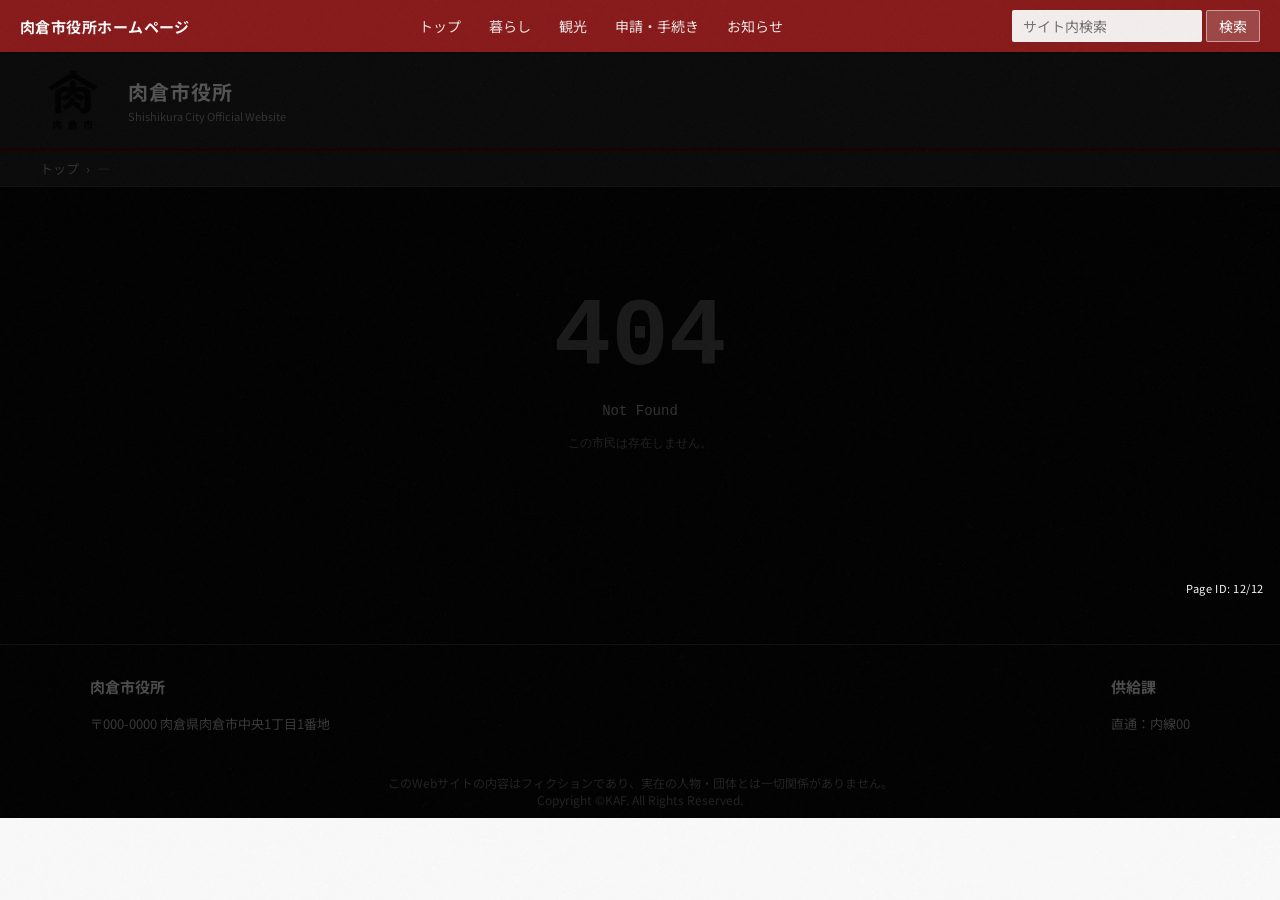
<file: not-404.html>
<!DOCTYPE html>
<html lang="ja">
<head>
<meta charset="UTF-8">
<meta name="viewport" content="width=device-width, initial-scale=1.0">
<title>404ではありません｜肉倉市役所</title>
<link rel="stylesheet" href="css/style.css">
  <meta property="og:type" content="website">
  <meta property="og:site_name" content="肉倉市役所ホームページ">
  <meta property="og:url" content="https://takabotakebo.github.io/shishikurashi/not-404.html">
  <meta property="og:title" content="404ではありません｜肉倉市役所">
  <meta property="og:description" content="404 Not Found — この市民は存在しません。">
  <meta property="og:image" content="https://takabotakebo.github.io/shishikurashi/img/ogp.png">
  <meta property="og:locale" content="ja_JP">
  <meta name="twitter:card" content="summary_large_image">
  <meta name="twitter:title" content="404ではありません｜肉倉市役所">
  <meta name="twitter:description" content="404 Not Found — この市民は存在しません。">
  <meta name="twitter:image" content="https://takabotakebo.github.io/shishikurashi/img/ogp.png">
<!-- 管理番号: NK-WEB-012 / 最終ページ -->
<style>
  body {
    background: #000;
    color: #ccc;
    transition: background 2s;
  }
  body.phase2 {
    background: #050000;
  }

  #site-header { background: #0a0a0a; border-bottom-color: #1a0000; }
  #site-header .header-text h1 { color: #555; }
  #site-header .header-text p { color: #333; }
  .city-emblem { background: #1a0000; color: #444; }
  .breadcrumb { background: #0a0a0a; border-bottom-color: #111; color: #333; }
  .breadcrumb a { color: #333; }
  footer { background: #000; border-top: 1px solid #111; }
  .footer-bottom { background: #000; color: #222; }

  #phase1 {
    text-align: center;
    padding: 80px 20px 40px;
  }
  #phase1 .big-404 {
    font-size: 96px;
    font-weight: 700;
    color: #1a1a1a;
    font-family: "Courier New", monospace;
    line-height: 1;
  }
  #phase1 .sub-text {
    color: #333;
    font-size: 14px;
    margin-top: 16px;
    font-family: "Courier New", monospace;
  }

  #phase2 {
    display: none;
    opacity: 0;
    transition: opacity 1.5s;
    padding: 40px 0;
  }
  #phase2.visible {
    opacity: 1;
  }

  .terminal-box {
    background: #0a0a0a;
    border: 1px solid #1a1a1a;
    padding: 20px 24px;
    font-family: "Courier New", monospace;
    font-size: 13px;
    color: #888;
    margin-bottom: 20px;
    line-height: 2;
  }
  .terminal-box .prompt {
    color: #444;
  }
  .terminal-box .highlight {
    color: #cc3333;
  }
  .terminal-box .value {
    color: #ff4444;
    font-weight: 700;
    font-size: 15px;
  }

  .result-section {
    background: #0d0000;
    border: 1px solid #2a0000;
    padding: 20px 24px;
    font-family: "Courier New", monospace;
    font-size: 13px;
    color: #888;
    margin-bottom: 20px;
  }
  .result-section h3 {
    color: #555;
    font-size: 12px;
    margin-bottom: 12px;
    border-bottom: 1px solid #1a0000;
    padding-bottom: 8px;
  }
  .result-section ul {
    list-style: none;
  }
  .result-section ul li {
    padding: 3px 0;
    color: #666;
  }
  .result-section ul li::before {
    content: "✓ ";
    color: #c0392b;
  }

  .verdict {
    background: #000;
    border: 1px solid #c0392b;
    padding: 24px;
    font-family: "Courier New", monospace;
    text-align: center;
    margin-bottom: 20px;
  }
  .verdict .v1 { color: #555; font-size: 12px; margin-bottom: 8px; }
  .verdict .v2 { color: #aaa; font-size: 14px; margin-bottom: 4px; }
  .verdict .v3 {
    color: #ff2222;
    font-size: 20px;
    font-weight: 700;
    margin: 12px 0;
    animation: flicker 2s infinite;
  }
  .verdict .v4 { color: #444; font-size: 11px; }

  @keyframes flicker {
    0%, 95%, 100% { opacity: 1; }
    96%            { opacity: 0.3; }
    97%            { opacity: 1; }
    98%            { opacity: 0.5; }
    99%            { opacity: 1; }
  }

  .final-notice {
    background: #0d0000;
    border-top: 2px solid #c0392b;
    padding: 16px 24px;
    font-family: "Courier New", monospace;
    font-size: 13px;
    color: #aa3333;
    text-align: center;
    margin-top: 24px;
  }

  .scan-line {
    position: fixed;
    top: -4px;
    left: 0;
    right: 0;
    height: 3px;
    background: rgba(180, 0, 0, 0.3);
    animation: scan-down 4s linear infinite;
    pointer-events: none;
    z-index: 9999;
    display: none;
  }
  @keyframes scan-down {
    from { top: -4px; }
    to   { top: 100vh; }
  }
</style>
</head>
<body>

<div class="scan-line" id="scanLine"></div>

<div id="topbar">
  <a href="index.html" class="site-name" style="text-decoration:none;color:#fff;">肉倉市役所ホームページ</a>
  <nav>
    <a href="index.html">トップ</a>
    <a href="life.html">暮らし</a>
    <a href="tourism.html">観光</a>
    <a href="life.html">申請・手続き</a>
    <a href="index.html#news">お知らせ</a>
  </nav>
  <form id="searchForm">
    <input type="text" id="searchInput" placeholder="サイト内検索">
    <button type="submit">検索</button>
  </form>
</div>

<div id="site-header">
  <a href="index.html" style="display:block;flex-shrink:0;"><img src="img/emblem_b.png" alt="肉倉市章" class="city-emblem-img"></a>
  <div class="header-text">
    <h1>肉倉市役所</h1>
    <p>Shishikura City Official Website</p>
  </div>
</div>

<div class="breadcrumb">
  <a href="index.html">トップ</a> <span>›</span> —
</div>

<div class="page-wrapper">

  <!-- フェーズ1 -->
  <div id="phase1">
    <div class="big-404">404</div>
    <div class="sub-text">Not Found</div>
    <div style="margin-top:16px;font-size:12px;color:#222;font-family:monospace;">
      この市民は存在しません。
    </div>
  </div>

  <!-- フェーズ2 -->
  <div id="phase2">

    <div class="terminal-box">
      <div class="prompt">// あなたの検索履歴を確認しました。</div>
      <br>
      <div>&nbsp;&nbsp;供給課</div>
      <div>&nbsp;&nbsp;児童見守り制度</div>
      <div>&nbsp;&nbsp;赤印世帯</div>
      <div>&nbsp;&nbsp;郷土資料館</div>
      <div>&nbsp;&nbsp;緊急放送記録</div>
      <div>&nbsp;&nbsp;市民課内部通達</div>
      <div>&nbsp;&nbsp;行方不明者一覧</div>
      <br>
      <div class="prompt">// 以上の閲覧記録により、あなたは肉倉市の秘匿情報を認知したものと判断されました。</div>
    </div>

    <div class="result-section">
      <h3>IDENTITY CHECK — 市民登録の有無を確認しています…</h3>
      <ul>
        <li>アクセス記録を照合中</li>
        <li>閲覧ページ数：8ページ（要注意水準）</li>
        <li>秘匿情報への接触：確認</li>
        <li>市民登録：<span style="color:#ff4444;font-weight:700;">該当なし</span></li>
      </ul>
    </div>

    <div class="verdict">
      <div class="v1">確認結果</div>
      <div class="v2">あなたは、肉倉市に存在しない市民です。</div>
      <div class="v3" id="trigger-door">存在しない市民は、保護対象ではありません。</div>
      <div class="v4">処理番号：NK-NOT-EXISTS-2026-VISITOR</div>
    </div>

    <div class="final-notice" id="finalNotice" style="display:none;">
      職員が確認に向かっています。<br>
      その場を離れないでください。
    </div>

  </div>

</div>

<div class="page-number" style="color:#fff;">Page ID: 12/12</div>
<footer>
  <div class="footer-inner" style="opacity:0.3;">
    <div>
      <h4>肉倉市役所</h4>
      〒000-0000 肉倉県肉倉市中央1丁目1番地
    </div>
    <div></div>
    <div>
      <h4>供給課</h4>
      直通：内線00
    </div>
  </div>
</footer>
<div class="footer-bottom">このWebサイトの内容はフィクションであり、実在の人物・団体とは一切関係がありません。<br>Copyright &copy;KAF. All Rights Reserved.</div>



<script src="js/search.js"></script>
<script>
  window.addEventListener("DOMContentLoaded", function () {
    const phase1 = document.getElementById("phase1");
    const phase2 = document.getElementById("phase2");
    const scanLine = document.getElementById("scanLine");
    const finalNotice = document.getElementById("finalNotice");
    const searchInput = document.getElementById("searchInput");

    // 3秒後にフェーズ切り替え
    setTimeout(function () {
      // スキャンライン開始
      scanLine.style.display = "block";
      document.body.classList.add("phase2");

      // phase1フェードアウト
      phase1.style.transition = "opacity 1s";
      phase1.style.opacity = "0";

      setTimeout(function () {
        phase1.style.display = "none";
        phase2.style.display = "block";
        requestAnimationFrame(function () {
          requestAnimationFrame(function () {
            phase2.classList.add("visible");
          });
        });
      }, 1000);
    }, 3000);

    // ドアノック音の準備
    const doorAudio = new Audio("se/door.mp3");
    doorAudio.preload = "auto";
    let audioUnlocked = false;

    // ユーザーの最初の操作でAudioをアンロック（ブラウザの自動再生制限を回避）
    function unlockAudio() {
      if (audioUnlocked) return;
      audioUnlocked = true;
      // 無音で一瞬再生→停止してアンロック
      doorAudio.volume = 0;
      doorAudio.play().then(function () {
        doorAudio.pause();
        doorAudio.currentTime = 0;
        doorAudio.volume = 1;
      }).catch(function () {});
    }
    document.addEventListener("click", unlockAudio, { once: true });
    document.addEventListener("scroll", unlockAudio, { once: true });
    document.addEventListener("keydown", unlockAudio, { once: true });

    // フェーズ2表示から約2秒後（「保護対象ではありません」が見えるタイミング）に再生
    // フェーズ2は3+1=4秒後に表示 → 合計約6秒後
    setTimeout(function () {
      doorAudio.volume = 1;
      doorAudio.play().catch(function () {});
    }, 6000);

    // 最終メッセージ表示
    setTimeout(function () {
      finalNotice.style.display = "block";
    }, 7000);

    // 検索フォームに自動入力
    setTimeout(function () {
      if (searchInput) {
        let text = "いただきます";
        let i = 0;
        searchInput.value = "";
        const typing = setInterval(function () {
          if (i < text.length) {
            searchInput.value += text[i];
            i++;
          } else {
            clearInterval(typing);
          }
        }, 200);
      }
    }, 9000);
  });
</script>
</body>
</html>
</file>
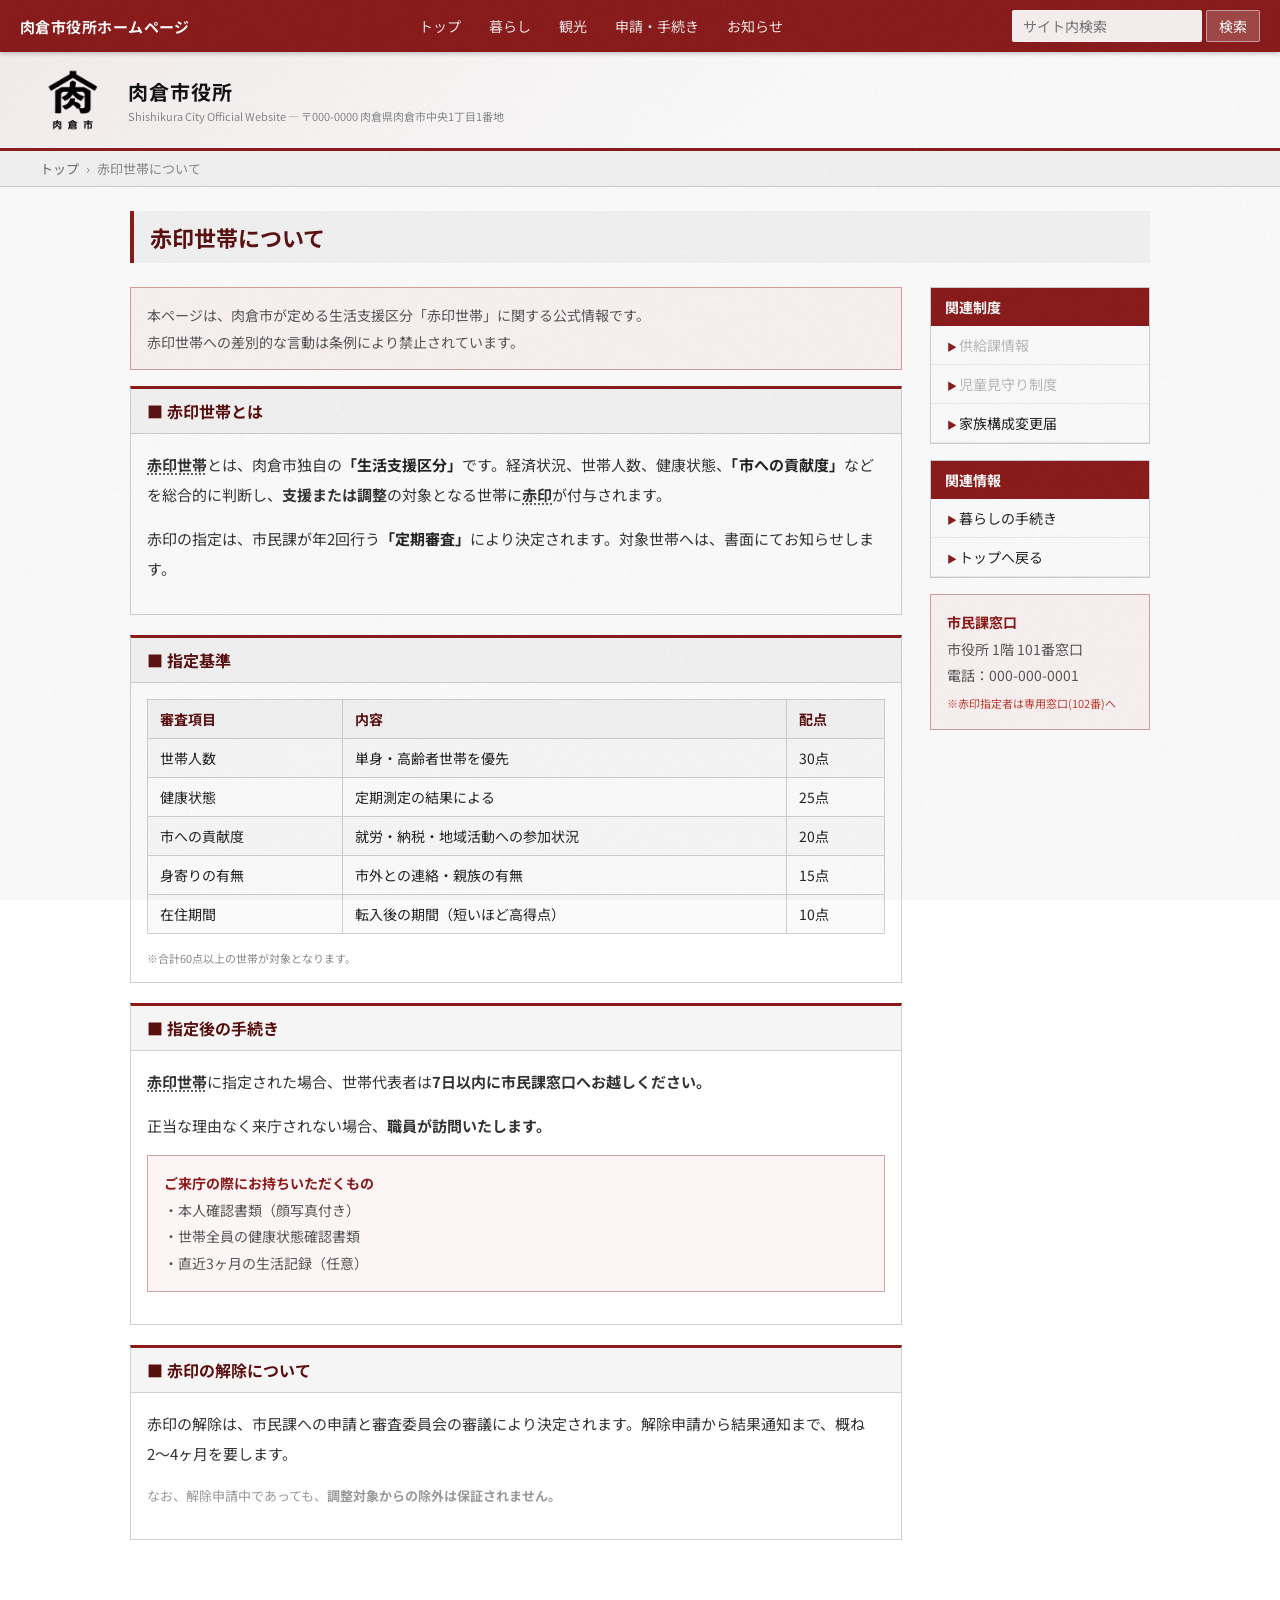
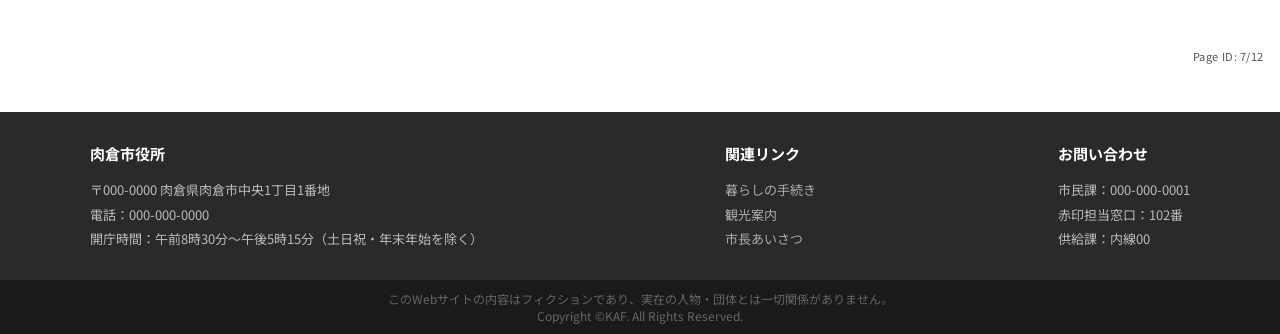
<file: red-mark.html>
<!DOCTYPE html>
<html lang="ja">
<head>
<meta charset="UTF-8">
<meta name="viewport" content="width=device-width, initial-scale=1.0">
<title>赤印世帯について｜肉倉市役所</title>
<link rel="stylesheet" href="css/style.css">
  <meta property="og:type" content="website">
  <meta property="og:site_name" content="肉倉市役所ホームページ">
  <meta property="og:url" content="https://takabotakebo.github.io/shishikurashi/red-mark.html">
  <meta property="og:title" content="赤印世帯について｜肉倉市役所">
  <meta property="og:description" content="赤印世帯に関する制度説明ページです。支援区分の指定基準をご確認ください。">
  <meta property="og:image" content="https://takabotakebo.github.io/shishikurashi/img/ogp.png">
  <meta property="og:locale" content="ja_JP">
  <meta name="twitter:card" content="summary_large_image">
  <meta name="twitter:title" content="赤印世帯について｜肉倉市役所">
  <meta name="twitter:description" content="赤印世帯に関する制度説明ページです。支援区分の指定基準をご確認ください。">
  <meta name="twitter:image" content="https://takabotakebo.github.io/shishikurashi/img/ogp.png">
<!-- 管理番号: NK-WEB-007 / 担当: 市民課・供給課 / 公開制限: 検索限定 -->
</head>
<body>

<div id="topbar">
  <a href="index.html" class="site-name" style="text-decoration:none;color:#fff;">肉倉市役所ホームページ</a>
  <nav>
    <a href="index.html">トップ</a>
    <a href="life.html">暮らし</a>
    <a href="tourism.html">観光</a>
    <a href="life.html">申請・手続き</a>
    <a href="index.html#news">お知らせ</a>
  </nav>
  <form id="searchForm">
    <input type="text" id="searchInput" placeholder="サイト内検索">
    <button type="submit">検索</button>
  </form>
</div>

<div id="site-header">
  <a href="index.html" style="display:block;flex-shrink:0;"><img src="img/emblem_b.png" alt="肉倉市章" class="city-emblem-img"></a>
  <div class="header-text">
    <h1>肉倉市役所</h1>
    <p>Shishikura City Official Website — 〒000-0000 肉倉県肉倉市中央1丁目1番地</p>
  </div>
</div>

<div class="breadcrumb">
  <a href="index.html">トップ</a> <span>›</span> 赤印世帯について
</div>

<div class="page-wrapper">
  <div class="page-title-bar">
    <h2>赤印世帯について</h2>
  </div>

  <div class="col-layout">
    <div class="main-col">

      <div class="notice-box">
        本ページは、肉倉市が定める生活支援区分「赤印世帯」に関する公式情報です。<br>
        赤印世帯への差別的な言動は条例により禁止されています。
      </div>

      <div class="section-block">
        <h3>■ 赤印世帯とは</h3>
        <div class="section-content body-text">
          <p><span class="kw">赤印世帯</span>とは、肉倉市独自の<span class="suspicious">「生活支援区分」</span>です。経済状況、世帯人数、健康状態、<span class="suspicious">「市への貢献度」</span>などを総合的に判断し、<strong>支援または調整</strong>の対象となる世帯に<span class="kw">赤印</span>が付与されます。</p>
          <p>赤印の指定は、市民課が年2回行う<span class="suspicious">「定期審査」</span>により決定されます。対象世帯へは、書面にてお知らせします。</p>
        </div>
      </div>

      <div class="section-block">
        <h3>■ 指定基準</h3>
        <div class="section-content">
          <table class="admin-table">
            <tr><th>審査項目</th><th>内容</th><th>配点</th></tr>
            <tr><td>世帯人数</td><td>単身・高齢者世帯を優先</td><td>30点</td></tr>
            <tr><td>健康状態</td><td>定期測定の結果による</td><td>25点</td></tr>
            <tr><td>市への貢献度</td><td>就労・納税・地域活動への参加状況</td><td>20点</td></tr>
            <tr><td>身寄りの有無</td><td>市外との連絡・親族の有無</td><td>15点</td></tr>
            <tr><td>在住期間</td><td>転入後の期間（短いほど高得点）</td><td>10点</td></tr>
          </table>
          <p style="font-size:11px;color:#888;margin-top:8px;">※合計60点以上の世帯が対象となります。</p>
        </div>
      </div>

      <div class="section-block">
        <h3>■ 指定後の手続き</h3>
        <div class="section-content body-text">
          <p><span class="kw">赤印世帯</span>に指定された場合、世帯代表者は<strong>7日以内に市民課窓口へお越しください。</strong></p>
          <p>正当な理由なく来庁されない場合、<strong>職員が訪問いたします。</strong></p>
          <div class="notice-box" style="margin-top:12px;">
            <strong>ご来庁の際にお持ちいただくもの</strong><br>
            ・本人確認書類（顔写真付き）<br>
            ・世帯全員の健康状態確認書類<br>
            ・直近3ヶ月の生活記録（任意）
          </div>
        </div>
      </div>

      <div class="section-block">
        <h3>■ 赤印の解除について</h3>
        <div class="section-content body-text">
          <p>赤印の解除は、市民課への申請と審査委員会の審議により決定されます。解除申請から結果通知まで、概ね2〜4ヶ月を要します。</p>
          <p style="font-size:13px;color:#999;">なお、解除申請中であっても、<strong>調整対象からの除外は保証されません。</strong></p>

        </div>
      </div>

    </div>

    <div class="side-col">
      <div class="side-menu">
        <h4>関連制度</h4>
        <ul>
          <li><a href="supply.html" onclick="return false;" style="color:#bbb;cursor:default;">供給課情報</a></li>
          <li><a href="children-watch.html" onclick="return false;" style="color:#bbb;cursor:default;">児童見守り制度</a></li>
          <li><a href="life.html">家族構成変更届</a></li>
        </ul>
      </div>
      <div class="side-menu">
        <h4>関連情報</h4>
        <ul>
          <li><a href="life.html">暮らしの手続き</a></li>
          <li><a href="index.html">トップへ戻る</a></li>
        </ul>
      </div>
      <div class="notice-box">
        <strong>市民課窓口</strong><br>
        市役所 1階 101番窓口<br>
        電話：000-000-0001<br>
        <span style="font-size:11px;color:#c0392b;">※赤印指定者は専用窓口(102番)へ</span>
      </div>
    </div>
  </div>

</div>

<div class="page-number">Page ID: 7/12</div>
<footer>
  <div class="footer-inner">
    <div>
      <h4>肉倉市役所</h4>
      〒000-0000 肉倉県肉倉市中央1丁目1番地<br>
      電話：000-000-0000<br>
      開庁時間：午前8時30分〜午後5時15分（土日祝・年末年始を除く）
    </div>
    <div>
      <h4>関連リンク</h4>
      <a href="life.html">暮らしの手続き</a><br>
      <a href="tourism.html">観光案内</a><br>
      <a href="mayor.html">市長あいさつ</a>
    </div>
    <div>
      <h4>お問い合わせ</h4>
      市民課：000-000-0001<br>
      赤印担当窓口：102番<br>
      供給課：内線00
    </div>
  </div>
</footer>
<div class="footer-bottom">このWebサイトの内容はフィクションであり、実在の人物・団体とは一切関係がありません。<br>Copyright &copy;KAF. All Rights Reserved.</div>


<script src="js/search.js"></script>
</body>
</html>
</file>
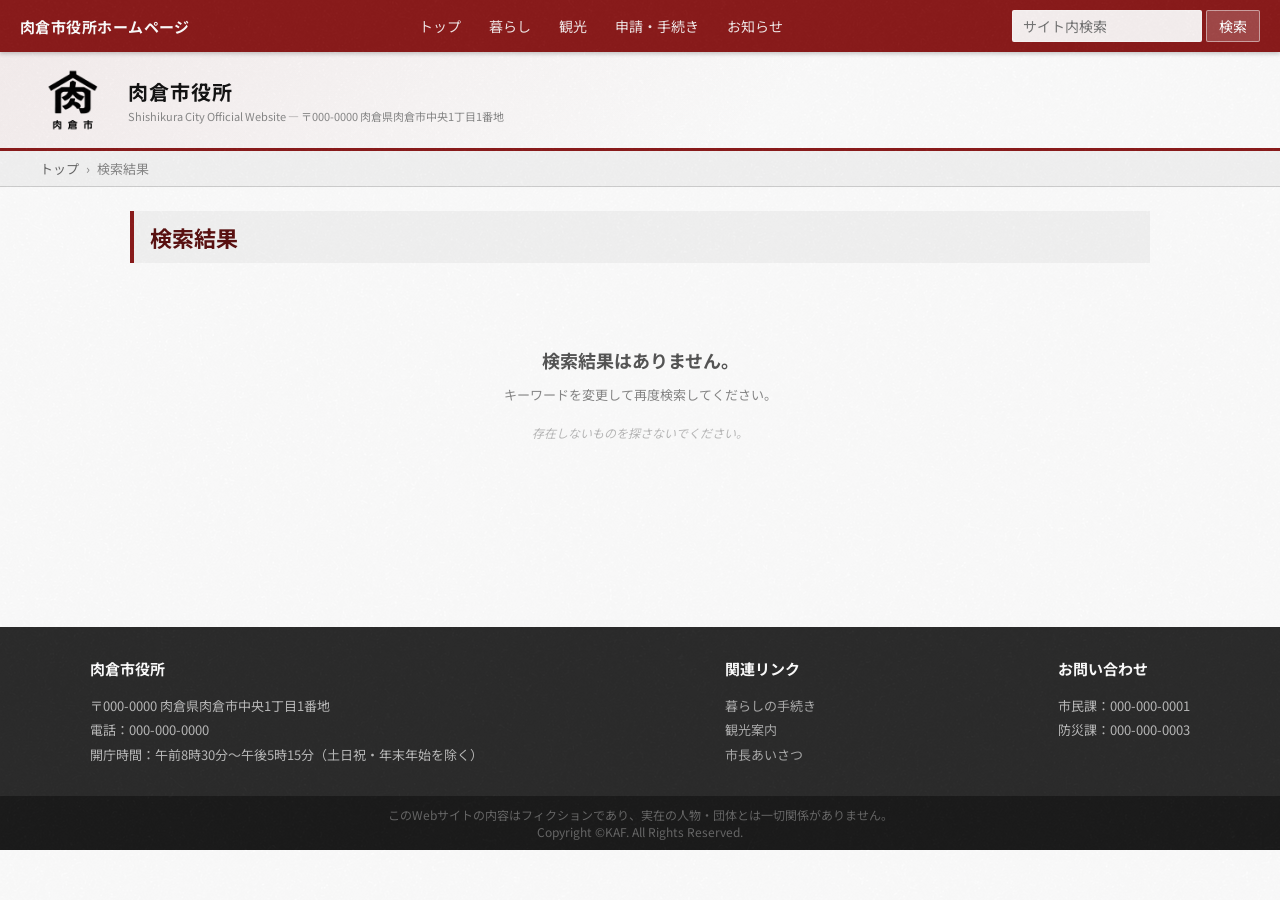
<file: search-none.html>
<!DOCTYPE html>
<html lang="ja">
<head>
<meta charset="UTF-8">
<meta name="viewport" content="width=device-width, initial-scale=1.0">
<title>検索結果｜肉倉市役所</title>
<link rel="stylesheet" href="css/style.css">
  <meta property="og:type" content="website">
  <meta property="og:site_name" content="肉倉市役所ホームページ">
  <meta property="og:url" content="https://takabotakebo.github.io/shishikurashi/search-none.html">
  <meta property="og:title" content="検索結果｜肉倉市役所">
  <meta property="og:description" content="検索結果はありません。その情報は存在しません。">
  <meta property="og:image" content="https://takabotakebo.github.io/shishikurashi/img/ogp.png">
  <meta property="og:locale" content="ja_JP">
  <meta name="twitter:card" content="summary_large_image">
  <meta name="twitter:title" content="検索結果｜肉倉市役所">
  <meta name="twitter:description" content="検索結果はありません。その情報は存在しません。">
  <meta name="twitter:image" content="https://takabotakebo.github.io/shishikurashi/img/ogp.png">
</head>
<body>

<div id="topbar">
  <a href="index.html" class="site-name" style="text-decoration:none;color:#fff;">肉倉市役所ホームページ</a>
  <nav>
    <a href="index.html">トップ</a>
    <a href="life.html">暮らし</a>
    <a href="tourism.html">観光</a>
    <a href="life.html">申請・手続き</a>
    <a href="index.html#news">お知らせ</a>
  </nav>
  <form id="searchForm">
    <input type="text" id="searchInput" placeholder="サイト内検索">
    <button type="submit">検索</button>
  </form>
</div>

<div id="site-header">
  <a href="index.html" style="display:block;flex-shrink:0;"><img src="img/emblem_b.png" alt="肉倉市章" class="city-emblem-img"></a>
  <div class="header-text">
    <h1>肉倉市役所</h1>
    <p>Shishikura City Official Website — 〒000-0000 肉倉県肉倉市中央1丁目1番地</p>
  </div>
</div>

<div class="breadcrumb">
  <a href="index.html">トップ</a> <span>›</span> 検索結果
</div>

<div class="page-wrapper">
  <div class="page-title-bar">
    <h2>検索結果</h2>
  </div>

  <div class="search-none-box">
    <h2 id="noneTitle">検索結果はありません。</h2>
    <p id="queryDisplay"></p>
    <p>キーワードを変更して再度検索してください。</p>
    <p class="ominous" id="ominousText"></p>
  </div>

</div>

<footer>
  <div class="footer-inner">
    <div>
      <h4>肉倉市役所</h4>
      〒000-0000 肉倉県肉倉市中央1丁目1番地<br>
      電話：000-000-0000<br>
      開庁時間：午前8時30分〜午後5時15分（土日祝・年末年始を除く）
    </div>
    <div>
      <h4>関連リンク</h4>
      <a href="life.html">暮らしの手続き</a><br>
      <a href="tourism.html">観光案内</a><br>
      <a href="mayor.html">市長あいさつ</a>
    </div>
    <div>
      <h4>お問い合わせ</h4>
      市民課：000-000-0001<br>
      防災課：000-000-0003
    </div>
  </div>
</footer>
<div class="footer-bottom">このWebサイトの内容はフィクションであり、実在の人物・団体とは一切関係がありません。<br>Copyright &copy;KAF. All Rights Reserved.</div>

<script src="js/search.js"></script>
<script>
  window.addEventListener("DOMContentLoaded", function () {
    const params = new URLSearchParams(window.location.search);
    const q = params.get("q") || "";
    const queryDisplay = document.getElementById("queryDisplay");
    const ominousText = document.getElementById("ominousText");

    if (q) {
      queryDisplay.textContent = "「" + q + "」に一致する情報は見つかりませんでした。";
    }

    // ランダムで不穏なメッセージを表示
    const messages = [
      "その情報は存在しません。",
      "存在しないものを探さないでください。",
      "その言葉をどこで知りましたか？",
      "このキーワードの入力は記録されました。",
    ];
    const idx = Math.floor(Math.random() * messages.length);
    setTimeout(function () {
      ominousText.textContent = messages[idx];
    }, 1200);
  });
</script>
</body>
</html>
</file>
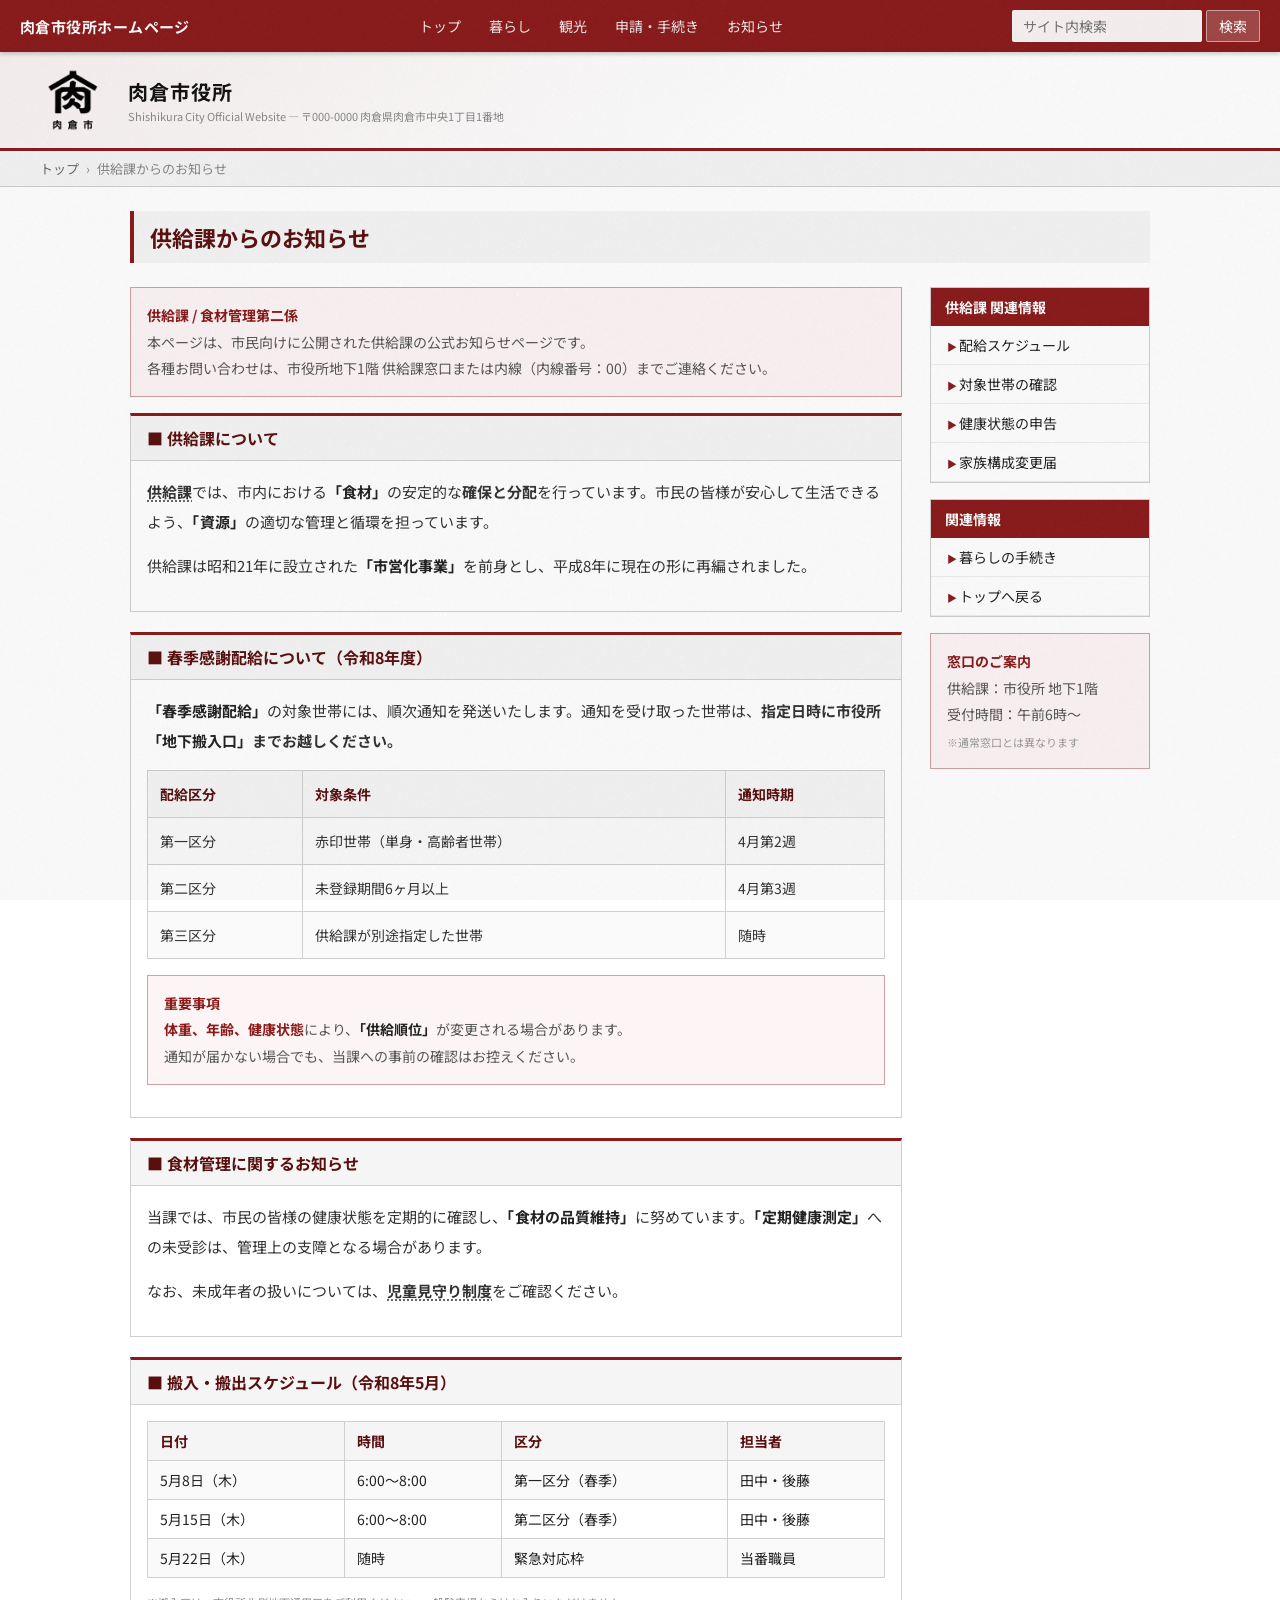
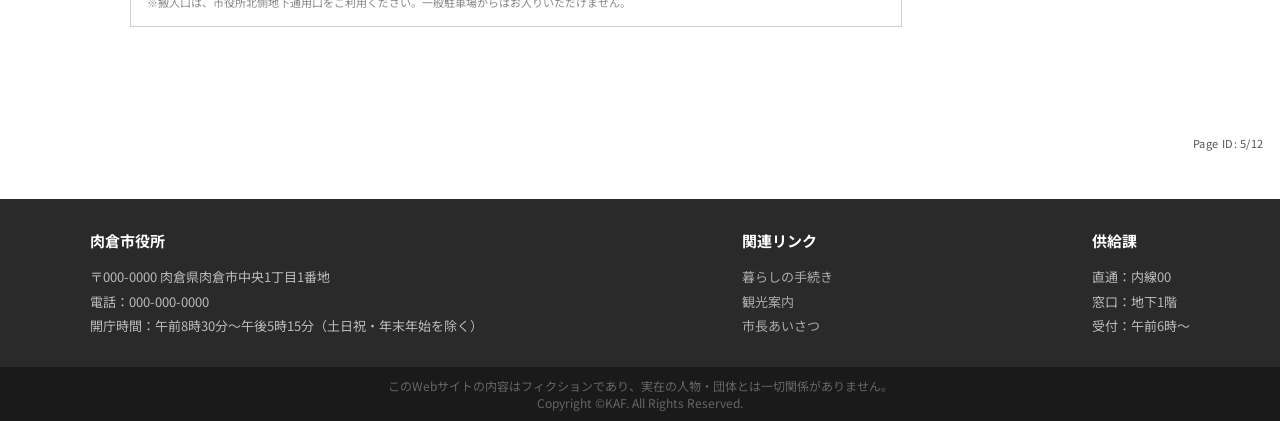
<file: supply.html>
<!DOCTYPE html>
<html lang="ja">
<head>
<meta charset="UTF-8">
<meta name="viewport" content="width=device-width, initial-scale=1.0">
<title>供給課からのお知らせ｜肉倉市役所</title>
<link rel="stylesheet" href="css/style.css">
  <meta property="og:type" content="website">
  <meta property="og:site_name" content="肉倉市役所ホームページ">
  <meta property="og:url" content="https://takabotakebo.github.io/shishikurashi/supply.html">
  <meta property="og:title" content="供給課からのお知らせ｜肉倉市役所">
  <meta property="og:description" content="供給課からの市民向けお知らせです。配給に関する最新情報をご確認ください。">
  <meta property="og:image" content="https://takabotakebo.github.io/shishikurashi/img/ogp.png">
  <meta property="og:locale" content="ja_JP">
  <meta name="twitter:card" content="summary_large_image">
  <meta name="twitter:title" content="供給課からのお知らせ｜肉倉市役所">
  <meta name="twitter:description" content="供給課からの市民向けお知らせです。配給に関する最新情報をご確認ください。">
  <meta name="twitter:image" content="https://takabotakebo.github.io/shishikurashi/img/ogp.png">
<!-- 管理番号: NK-WEB-005 / 担当: 供給課 / 公開制限: 検索限定 -->
</head>
<body>

<div id="topbar">
  <a href="index.html" class="site-name" style="text-decoration:none;color:#fff;">肉倉市役所ホームページ</a>
  <nav>
    <a href="index.html">トップ</a>
    <a href="life.html">暮らし</a>
    <a href="tourism.html">観光</a>
    <a href="life.html">申請・手続き</a>
    <a href="index.html#news">お知らせ</a>
  </nav>
  <form id="searchForm">
    <input type="text" id="searchInput" placeholder="サイト内検索">
    <button type="submit">検索</button>
  </form>
</div>

<div id="site-header">
  <a href="index.html" style="display:block;flex-shrink:0;"><img src="img/emblem_b.png" alt="肉倉市章" class="city-emblem-img"></a>
  <div class="header-text">
    <h1>肉倉市役所</h1>
    <p>Shishikura City Official Website — 〒000-0000 肉倉県肉倉市中央1丁目1番地</p>
  </div>
</div>

<div class="breadcrumb">
  <a href="index.html">トップ</a> <span>›</span> 供給課からのお知らせ
</div>

<div class="page-wrapper">
  <div class="page-title-bar">
    <h2>供給課からのお知らせ</h2>
  </div>

  <div class="col-layout">
    <div class="main-col">

      <div class="notice-box">
        <strong>供給課 / 食材管理第二係</strong><br>
        本ページは、市民向けに公開された供給課の公式お知らせページです。<br>
        各種お問い合わせは、市役所地下1階 供給課窓口または内線（内線番号：00）までご連絡ください。
      </div>

      <div class="section-block">
        <h3>■ 供給課について</h3>
        <div class="section-content body-text">
          <p><span class="kw">供給課</span>では、市内における<span class="suspicious">「食材」</span>の安定的な<strong>確保と分配</strong>を行っています。市民の皆様が安心して生活できるよう、<span class="suspicious">「資源」</span>の適切な管理と循環を担っています。</p>
          <p>供給課は昭和21年に設立された<span class="suspicious">「市営化事業」</span>を前身とし、平成8年に現在の形に再編されました。</p>
        </div>
      </div>

      <div class="section-block">
        <h3>■ 春季感謝配給について（令和8年度）</h3>
        <div class="section-content body-text">
          <p><span class="suspicious">「春季感謝配給」</span>の対象世帯には、順次通知を発送いたします。通知を受け取った世帯は、<strong>指定日時に市役所<span class="suspicious">「地下搬入口」</span>までお越しください。</strong></p>

          <table class="admin-table">
            <tr><th>配給区分</th><th>対象条件</th><th>通知時期</th></tr>
            <tr><td>第一区分</td><td>赤印世帯（単身・高齢者世帯）</td><td>4月第2週</td></tr>
            <tr><td>第二区分</td><td>未登録期間6ヶ月以上</td><td>4月第3週</td></tr>
            <tr><td>第三区分</td><td>供給課が別途指定した世帯</td><td>随時</td></tr>
          </table>

          <div class="notice-box" style="margin-top:14px;">
            <strong>重要事項</strong><br>
            <strong>体重、年齢、健康状態</strong>により、<span class="suspicious">「供給順位」</span>が変更される場合があります。<br>
            通知が届かない場合でも、当課への事前の確認はお控えください。
          </div>
        </div>
      </div>

      <div class="section-block">
        <h3>■ 食材管理に関するお知らせ</h3>
        <div class="section-content body-text">
          <p>当課では、市民の皆様の健康状態を定期的に確認し、<span class="suspicious">「食材の品質維持」</span>に努めています。<span class="suspicious">「定期健康測定」</span>への未受診は、管理上の支障となる場合があります。</p>
          <p>なお、未成年者の扱いについては、<span class="kw">児童見守り制度</span>をご確認ください。</p>
        </div>
      </div>

      <div class="section-block">
        <h3>■ 搬入・搬出スケジュール（令和8年5月）</h3>
        <div class="section-content">
          <table class="admin-table">
            <tr><th>日付</th><th>時間</th><th>区分</th><th>担当者</th></tr>
            <tr><td>5月8日（木）</td><td>6:00〜8:00</td><td>第一区分（春季）</td><td>田中・後藤</td></tr>
            <tr><td>5月15日（木）</td><td>6:00〜8:00</td><td>第二区分（春季）</td><td>田中・後藤</td></tr>
            <tr><td>5月22日（木）</td><td>随時</td><td>緊急対応枠</td><td>当番職員</td></tr>
          </table>
          <p style="font-size:11px;color:#888;margin-top:8px;">※搬入口は、市役所北側地下通用口をご利用ください。一般駐車場からはお入りいただけません。</p>
        </div>
      </div>

    </div>

    <div class="side-col">
      <div class="side-menu">
        <h4>供給課 関連情報</h4>
        <ul>
          <li><a href="#">配給スケジュール</a></li>
          <li><a href="#">対象世帯の確認</a></li>
          <li><a href="#">健康状態の申告</a></li>
          <li><a href="life.html">家族構成変更届</a></li>
        </ul>
      </div>
      <div class="side-menu">
        <h4>関連情報</h4>
        <ul>
          <li><a href="life.html">暮らしの手続き</a></li>
          <li><a href="index.html">トップへ戻る</a></li>
        </ul>
      </div>
      <div class="notice-box">
        <strong>窓口のご案内</strong><br>
        供給課：市役所 地下1階<br>
        受付時間：午前6時〜<br>
        <span style="font-size:11px;color:#999;">※通常窓口とは異なります</span>
      </div>
    </div>
  </div>

</div>

<div class="page-number">Page ID: 5/12</div>
<footer>
  <div class="footer-inner">
    <div>
      <h4>肉倉市役所</h4>
      〒000-0000 肉倉県肉倉市中央1丁目1番地<br>
      電話：000-000-0000<br>
      開庁時間：午前8時30分〜午後5時15分（土日祝・年末年始を除く）
    </div>
    <div>
      <h4>関連リンク</h4>
      <a href="life.html">暮らしの手続き</a><br>
      <a href="tourism.html">観光案内</a><br>
      <a href="mayor.html">市長あいさつ</a>
    </div>
    <div>
      <h4>供給課</h4>
      直通：内線00<br>
      窓口：地下1階<br>
      受付：午前6時〜
    </div>
  </div>
</footer>
<div class="footer-bottom">このWebサイトの内容はフィクションであり、実在の人物・団体とは一切関係がありません。<br>Copyright &copy;KAF. All Rights Reserved.</div>


<script src="js/search.js"></script>
</body>
</html>
</file>
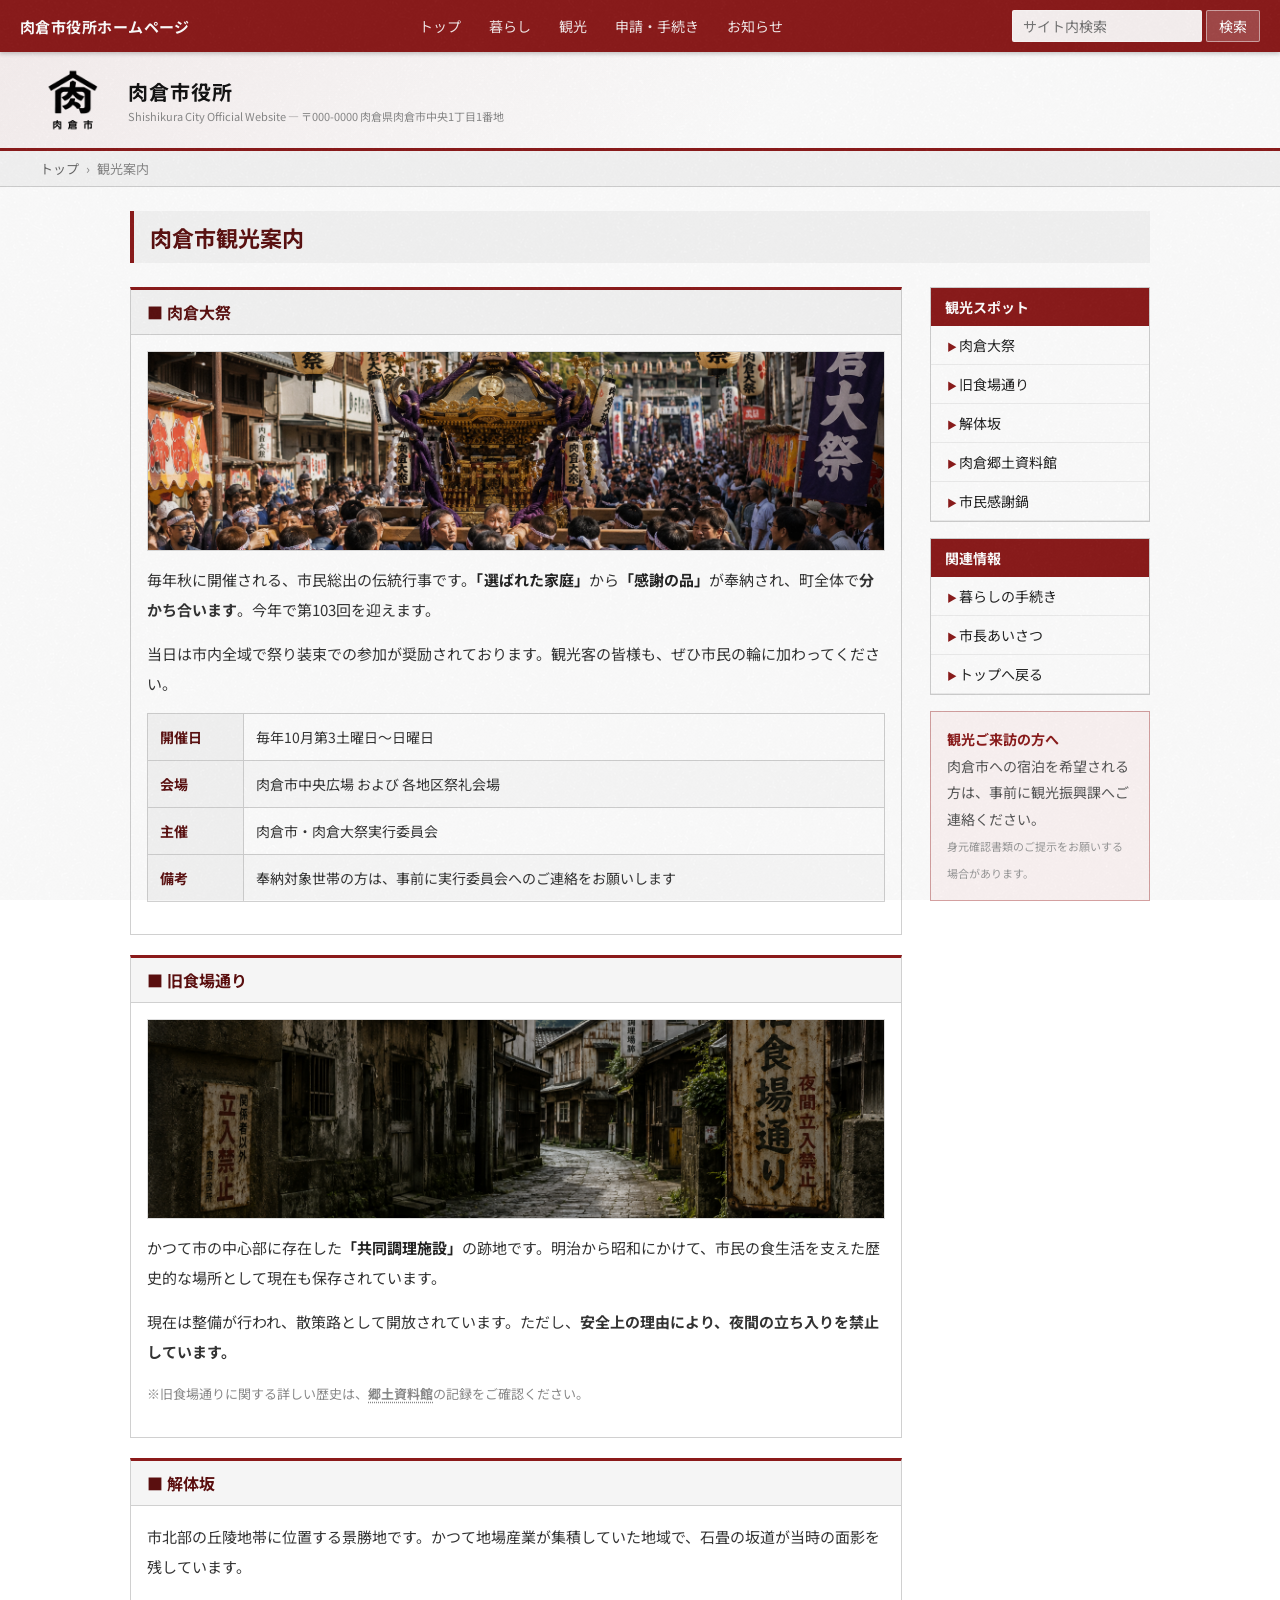
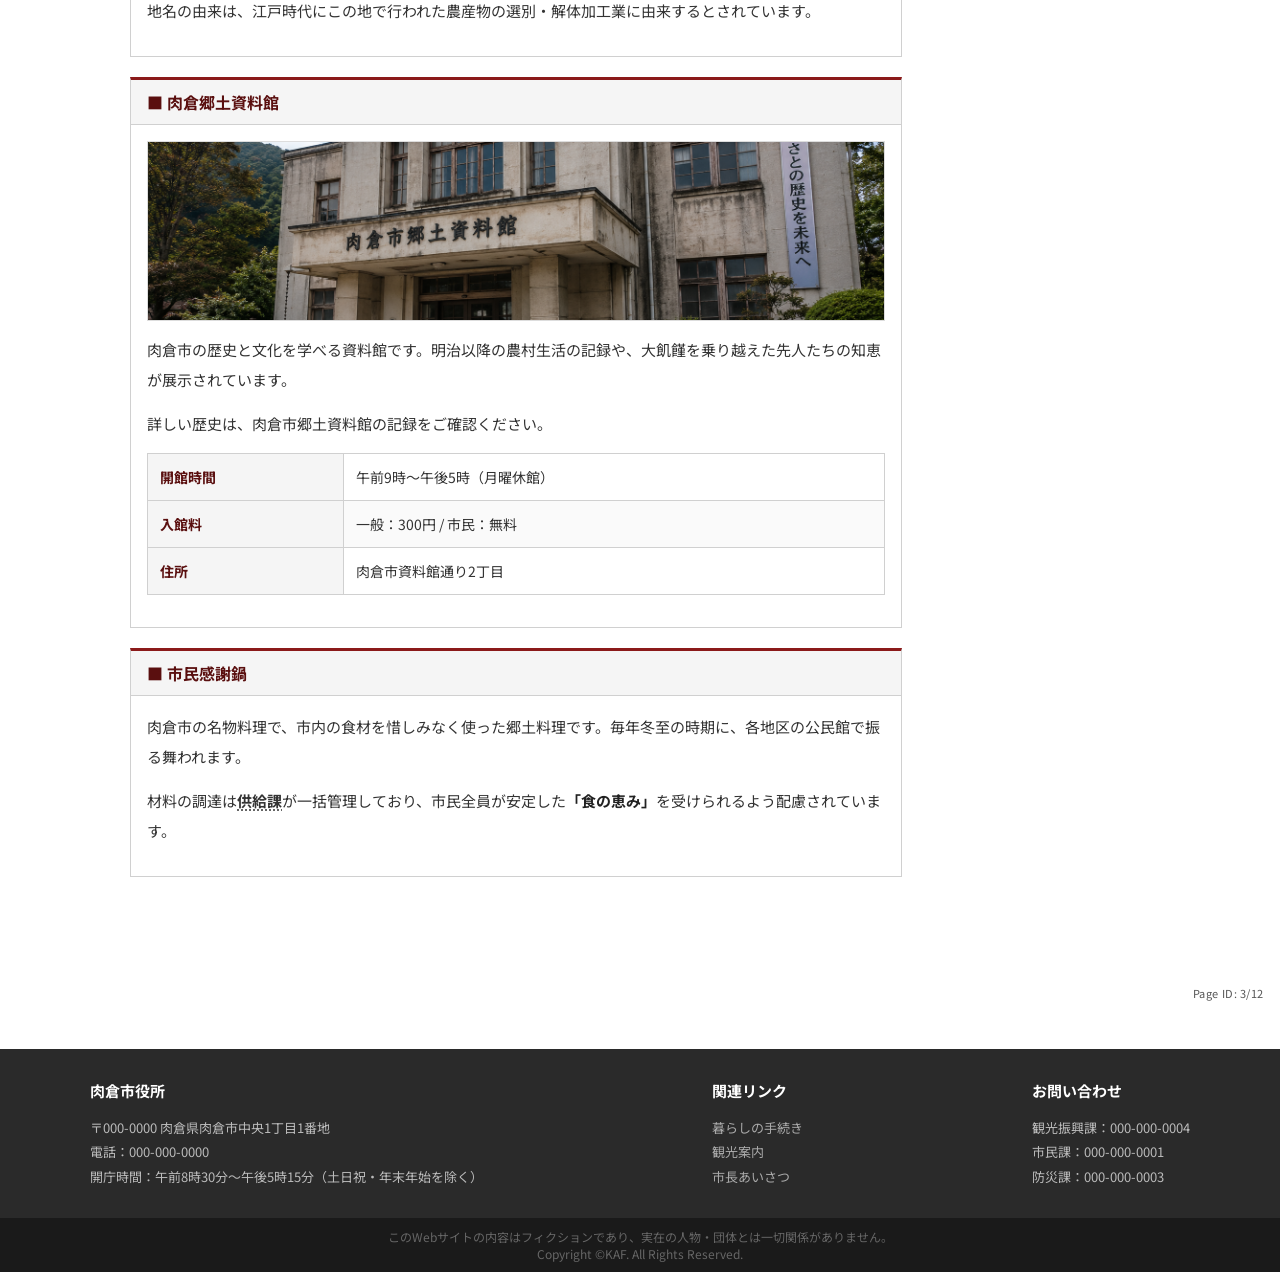
<file: tourism.html>
<!DOCTYPE html>
<html lang="ja">
<head>
<meta charset="UTF-8">
<meta name="viewport" content="width=device-width, initial-scale=1.0">
<title>観光案内｜肉倉市役所</title>
<link rel="stylesheet" href="css/style.css">
  <meta property="og:type" content="website">
  <meta property="og:site_name" content="肉倉市役所ホームページ">
  <meta property="og:url" content="https://takabotakebo.github.io/shishikurashi/tourism.html">
  <meta property="og:title" content="観光案内｜肉倉市役所">
  <meta property="og:description" content="肉倉大祭、旧食場通り、郷土資料館など、肉倉市の観光スポットをご紹介します。">
  <meta property="og:image" content="https://takabotakebo.github.io/shishikurashi/img/ogp.png">
  <meta property="og:locale" content="ja_JP">
  <meta name="twitter:card" content="summary_large_image">
  <meta name="twitter:title" content="観光案内｜肉倉市役所">
  <meta name="twitter:description" content="肉倉大祭、旧食場通り、郷土資料館など、肉倉市の観光スポットをご紹介します。">
  <meta name="twitter:image" content="https://takabotakebo.github.io/shishikurashi/img/ogp.png">
<!-- 管理番号: NK-WEB-003 / 担当: 観光振興課 -->
</head>
<body>

<div id="topbar">
  <a href="index.html" class="site-name" style="text-decoration:none;color:#fff;">肉倉市役所ホームページ</a>
  <nav>
    <a href="index.html">トップ</a>
    <a href="life.html">暮らし</a>
    <a href="tourism.html">観光</a>
    <a href="life.html">申請・手続き</a>
    <a href="index.html#news">お知らせ</a>
  </nav>
  <form id="searchForm">
    <input type="text" id="searchInput" placeholder="サイト内検索">
    <button type="submit">検索</button>
  </form>
</div>

<div id="site-header">
  <a href="index.html" style="display:block;flex-shrink:0;"><img src="img/emblem_b.png" alt="肉倉市章" class="city-emblem-img"></a>
  <div class="header-text">
    <h1>肉倉市役所</h1>
    <p>Shishikura City Official Website — 〒000-0000 肉倉県肉倉市中央1丁目1番地</p>
  </div>
</div>

<div class="breadcrumb">
  <a href="index.html">トップ</a> <span>›</span> 観光案内
</div>

<div class="page-wrapper">
  <div class="page-title-bar">
    <h2>肉倉市観光案内</h2>
  </div>

  <div class="col-layout">
    <div class="main-col">

      <div class="section-block">
        <h3>■ 肉倉大祭</h3>
        <div class="section-content body-text">
          <img src="img/festival.png" alt="肉倉大祭の様子" style="width:100%;height:200px;object-fit:cover;display:block;margin-bottom:14px;border:1px solid #ddd;">
          <p>毎年秋に開催される、市民総出の伝統行事です。<span class="suspicious">「選ばれた家庭」</span>から<span class="suspicious">「感謝の品」</span>が奉納され、町全体で<strong>分かち合います</strong>。今年で第103回を迎えます。</p>
          <p>当日は市内全域で祭り装束での参加が奨励されております。観光客の皆様も、ぜひ市民の輪に加わってください。</p>
          <table class="admin-table">
            <tr><th>開催日</th><td>毎年10月第3土曜日〜日曜日</td></tr>
            <tr><th>会場</th><td>肉倉市中央広場 および 各地区祭礼会場</td></tr>
            <tr><th>主催</th><td>肉倉市・肉倉大祭実行委員会</td></tr>
            <tr><th>備考</th><td>奉納対象世帯の方は、事前に実行委員会へのご連絡をお願いします</td></tr>
          </table>
        </div>
      </div>

      <div class="section-block">
        <h3>■ 旧食場通り</h3>
        <div class="section-content body-text">
          <img src="img/shokuba.png" alt="旧食場通りの様子" style="width:100%;height:200px;object-fit:cover;display:block;margin-bottom:14px;border:1px solid #ddd;">
          <p>かつて市の中心部に存在した<span class="suspicious">「共同調理施設」</span>の跡地です。明治から昭和にかけて、市民の食生活を支えた歴史的な場所として現在も保存されています。</p>
          <p>現在は整備が行われ、散策路として開放されています。ただし、<strong>安全上の理由により、夜間の立ち入りを禁止しています。</strong></p>
          <p style="font-size:13px;color:#888;">※旧食場通りに関する詳しい歴史は、<span class="kw">郷土資料館</span>の記録をご確認ください。</p>
        </div>
      </div>

      <div class="section-block">
        <h3>■ 解体坂</h3>
        <div class="section-content body-text">
          <p>市北部の丘陵地帯に位置する景勝地です。かつて地場産業が集積していた地域で、石畳の坂道が当時の面影を残しています。</p>
          <p>地名の由来は、江戸時代にこの地で行われた農産物の選別・解体加工業に由来するとされています。</p>
        </div>
      </div>

      <div class="section-block">
        <h3>■ 肉倉郷土資料館</h3>
        <div class="section-content body-text">
          <img src="img/archive.png" alt="肉倉市郷土資料館" style="width:100%;height:180px;object-fit:cover;display:block;margin-bottom:14px;border:1px solid #ddd;">
          <p>肉倉市の歴史と文化を学べる資料館です。明治以降の農村生活の記録や、大飢饉を乗り越えた先人たちの知恵が展示されています。</p>
          <p>詳しい歴史は、肉倉市郷土資料館の記録をご確認ください。</p>
          <table class="admin-table">
            <tr><th>開館時間</th><td>午前9時〜午後5時（月曜休館）</td></tr>
            <tr><th>入館料</th><td>一般：300円 / 市民：無料</td></tr>
            <tr><th>住所</th><td>肉倉市資料館通り2丁目</td></tr>
          </table>
        </div>
      </div>

      <div class="section-block">
        <h3>■ 市民感謝鍋</h3>
        <div class="section-content body-text">
          <p>肉倉市の名物料理で、市内の食材を惜しみなく使った郷土料理です。毎年冬至の時期に、各地区の公民館で振る舞われます。</p>
          <p>材料の調達は<span class="kw">供給課</span>が一括管理しており、市民全員が安定した<span class="suspicious">「食の恵み」</span>を受けられるよう配慮されています。</p>
        </div>
      </div>

    </div>

    <div class="side-col">
      <div class="side-menu">
        <h4>観光スポット</h4>
        <ul>
          <li><a href="#">肉倉大祭</a></li>
          <li><a href="#">旧食場通り</a></li>
          <li><a href="#">解体坂</a></li>
          <li><a href="#">肉倉郷土資料館</a></li>
          <li><a href="#">市民感謝鍋</a></li>
        </ul>
      </div>
      <div class="side-menu">
        <h4>関連情報</h4>
        <ul>
          <li><a href="life.html">暮らしの手続き</a></li>
          <li><a href="mayor.html">市長あいさつ</a></li>
          <li><a href="index.html">トップへ戻る</a></li>
        </ul>
      </div>
      <div class="notice-box">
        <strong>観光ご来訪の方へ</strong><br>
        肉倉市への宿泊を希望される方は、事前に観光振興課へご連絡ください。<br>
        <span style="font-size:11px;color:#999;">身元確認書類のご提示をお願いする場合があります。</span>
      </div>
    </div>
  </div>

</div>

<div class="page-number">Page ID: 3/12</div>
<footer>
  <div class="footer-inner">
    <div>
      <h4>肉倉市役所</h4>
      〒000-0000 肉倉県肉倉市中央1丁目1番地<br>
      電話：000-000-0000<br>
      開庁時間：午前8時30分〜午後5時15分（土日祝・年末年始を除く）
    </div>
    <div>
      <h4>関連リンク</h4>
      <a href="life.html">暮らしの手続き</a><br>
      <a href="tourism.html">観光案内</a><br>
      <a href="mayor.html">市長あいさつ</a>
    </div>
    <div>
      <h4>お問い合わせ</h4>
      観光振興課：000-000-0004<br>
      市民課：000-000-0001<br>
      防災課：000-000-0003
    </div>
  </div>
</footer>
<div class="footer-bottom">このWebサイトの内容はフィクションであり、実在の人物・団体とは一切関係がありません。<br>Copyright &copy;KAF. All Rights Reserved.</div>


<script src="js/search.js"></script>
</body>
</html>
</file>
<file: css/style.css>
@import url('https://fonts.googleapis.com/css2?family=Noto+Sans+JP:wght@400;500;700&display=swap');

*, *::before, *::after {
  box-sizing: border-box;
  margin: 0;
  padding: 0;
}

/* ノイズテクスチャを全ページに薄く重ねる */
body::after {
  content: "";
  position: fixed;
  inset: 0;
  background: url('../img/noise.png') repeat;
  opacity: 0.04;
  pointer-events: none;
  z-index: 9990;
}

:root {
  --main: #8b1a1a;
  --main-dark: #5a0f0f;
  --main-light: #c0392b;
  --sub: #f5f5f5;
  --border: #d0d0d0;
  --text: #222;
  --text-light: #555;
  --admin-blue: #1a4f8b;
  --admin-green: #2d6a4f;
  --link: #1a5276;
}

html {
  font-family: "Noto Sans JP", "Yu Gothic", "Meiryo", sans-serif;
  font-size: 16px;
  color: var(--text);
  background: #fff;
}

a {
  color: var(--link);
  text-decoration: none;
}
a:hover {
  text-decoration: underline;
}

/* ===== TOPBAR ===== */
#topbar {
  background: var(--main);
  color: #fff;
  padding: 0 20px;
  display: flex;
  align-items: center;
  justify-content: space-between;
  height: 52px;
  font-size: 14px;
  position: sticky;
  top: 0;
  z-index: 100;
  box-shadow: 0 2px 4px rgba(0,0,0,0.2);
}

#topbar .site-name {
  font-size: 15px;
  font-weight: 700;
  white-space: nowrap;
  color: #fff;
  letter-spacing: 0.03em;
}

#topbar nav {
  display: flex;
  gap: 4px;
  align-items: center;
}

#topbar nav a {
  color: #fff;
  padding: 5px 12px;
  font-size: 14px;
  border-radius: 2px;
  white-space: nowrap;
  opacity: 0.9;
}
#topbar nav a:hover {
  background: rgba(255,255,255,0.15);
  text-decoration: none;
  opacity: 1;
}

/* ===== SEARCH FORM ===== */
#searchForm {
  display: flex;
  align-items: center;
  gap: 4px;
}

#searchInput {
  padding: 5px 10px;
  font-size: 14px;
  border: 1px solid rgba(255,255,255,0.5);
  border-radius: 2px;
  background: rgba(255,255,255,0.95);
  color: #333;
  width: 190px;
  font-family: inherit;
}
#searchInput:focus {
  outline: none;
  border-color: #fff;
  background: #fff;
}

#searchForm button {
  padding: 5px 12px;
  font-size: 14px;
  background: rgba(255,255,255,0.2);
  color: #fff;
  border: 1px solid rgba(255,255,255,0.5);
  border-radius: 2px;
  cursor: pointer;
  font-family: inherit;
}
#searchForm button:hover {
  background: rgba(255,255,255,0.35);
}

/* ===== HEADER BELOW TOPBAR ===== */
#site-header {
  background: linear-gradient(135deg, #f8f1f1 0%, #fff 60%);
  border-bottom: 3px solid var(--main);
  padding: 16px 40px;
  display: flex;
  align-items: center;
  gap: 24px;
}

.city-emblem-img {
  width: 64px;
  height: 64px;
  object-fit: contain;
  display: block;
}

#site-header .header-text h1 {
  font-size: 20px;
  font-weight: 700;
  color: #111;
  letter-spacing: 0.05em;
}
#site-header .header-text p {
  font-size: 11px;
  color: #888;
  margin-top: 2px;
}

/* ===== BREADCRUMB ===== */
.breadcrumb {
  background: var(--sub);
  border-bottom: 1px solid var(--border);
  padding: 8px 40px;
  font-size: 13px;
  color: #888;
}
.breadcrumb a {
  color: #666;
}
.breadcrumb span {
  margin: 0 4px;
}

/* ===== PAGE LAYOUT ===== */
.page-wrapper {
  max-width: 1100px;
  margin: 0 auto;
  padding: 24px 40px 80px;
}

.page-title-bar {
  background: var(--sub);
  border-left: 4px solid var(--main);
  padding: 10px 16px;
  margin-bottom: 24px;
}
.page-title-bar h2 {
  font-size: 22px;
  font-weight: 700;
  color: var(--main-dark);
}

/* ===== TWO COLUMN ===== */
.col-layout {
  display: flex;
  gap: 28px;
}

.main-col {
  flex: 1;
  min-width: 0;
}

.side-col {
  width: 220px;
  flex-shrink: 0;
}

/* ===== SECTION BLOCK ===== */
.section-block {
  border: 1px solid var(--border);
  border-top: 3px solid var(--main);
  margin-bottom: 20px;
  background: #fff;
}
.section-block h3 {
  background: var(--sub);
  border-bottom: 1px solid var(--border);
  padding: 10px 16px;
  font-size: 16px;
  font-weight: 700;
  color: var(--main-dark);
}
.section-block .section-content {
  padding: 16px;
}

/* ===== NEWS LIST ===== */
.news-list {
  list-style: none;
}
.news-list li {
  border-bottom: 1px solid #eee;
  padding: 10px 0;
  display: flex;
  gap: 12px;
  align-items: baseline;
  font-size: 15px;
}
.news-list li:last-child {
  border-bottom: none;
}
.news-list .date {
  color: #777;
  font-size: 13px;
  white-space: nowrap;
}
.news-list .tag {
  font-size: 12px;
  padding: 2px 6px;
  border-radius: 2px;
  white-space: nowrap;
}
.tag-important {
  background: #c0392b;
  color: #fff;
}
.tag-info {
  background: var(--admin-blue);
  color: #fff;
}
.tag-notice {
  background: var(--admin-green);
  color: #fff;
}

/* ===== MAIN VISUAL ===== */
.main-visual {
  background: linear-gradient(180deg, #e8d5d5 0%, #f0e8e8 100%);
  height: 200px;
  display: flex;
  align-items: center;
  justify-content: center;
  border: 1px solid var(--border);
  margin-bottom: 20px;
  position: relative;
  overflow: hidden;
}
.main-visual .catchcopy {
  text-align: center;
  z-index: 1;
}
.main-visual .catchcopy p {
  font-size: 18px;
  font-weight: 700;
  color: var(--main-dark);
  letter-spacing: 0.08em;
  text-shadow: 0 1px 2px rgba(255,255,255,0.8);
}
.main-visual .catchcopy small {
  font-size: 12px;
  color: #666;
  display: block;
  margin-top: 4px;
}
.main-visual::before {
  content: "";
  position: absolute;
  inset: 0;
  background: repeating-linear-gradient(
    90deg,
    transparent,
    transparent 40px,
    rgba(139,26,26,0.03) 40px,
    rgba(139,26,26,0.03) 41px
  );
}

/* ===== CARD GRID ===== */
.card-grid {
  display: grid;
  grid-template-columns: repeat(3, 1fr);
  gap: 14px;
  margin-bottom: 20px;
}

.card {
  border: 1px solid var(--border);
  border-top: 3px solid var(--main);
  padding: 14px;
  background: #fff;
  text-align: center;
}
.card .card-icon {
  font-size: 28px;
  margin-bottom: 8px;
}
.card h4 {
  font-size: 15px;
  font-weight: 700;
  color: var(--main-dark);
  margin-bottom: 6px;
}
.card p {
  font-size: 13px;
  color: #777;
  line-height: 1.7;
}
.card a.card-link {
  display: block;
  margin-top: 8px;
  font-size: 13px;
  color: var(--link);
}

/* ===== SIDE MENU ===== */
.side-menu {
  border: 1px solid var(--border);
  margin-bottom: 16px;
}
.side-menu h4 {
  background: var(--main);
  color: #fff;
  padding: 9px 14px;
  font-size: 14px;
  font-weight: 700;
}
.side-menu ul {
  list-style: none;
}
.side-menu ul li a {
  display: block;
  padding: 9px 16px;
  font-size: 14px;
  border-bottom: 1px solid #eee;
  color: var(--text);
}
.side-menu ul li a::before {
  content: "▶ ";
  font-size: 10px;
  color: var(--main);
}
.side-menu ul li a:hover {
  background: var(--sub);
  text-decoration: none;
}

/* ===== NOTICE BOX ===== */
.notice-box {
  border: 1px solid #d4a0a0;
  background: #fdf5f5;
  padding: 14px 16px;
  margin-bottom: 16px;
  font-size: 14px;
  color: #555;
  line-height: 1.9;
}
.notice-box strong {
  color: var(--main);
}

/* ===== TABLE ===== */
.admin-table {
  width: 100%;
  border-collapse: collapse;
  font-size: 14px;
  margin-bottom: 16px;
}
.admin-table th {
  background: var(--sub);
  border: 1px solid var(--border);
  padding: 9px 12px;
  text-align: left;
  font-weight: 700;
  color: var(--main-dark);
}
.admin-table td {
  border: 1px solid var(--border);
  padding: 9px 12px;
  vertical-align: top;
}
.admin-table tr:nth-child(even) td {
  background: #fafafa;
}

/* ===== BODY TEXT ===== */
.body-text {
  font-size: 15px;
  line-height: 2;
  color: #333;
}
.body-text p {
  margin-bottom: 14px;
}
.body-text ul {
  margin: 10px 0 14px 22px;
}
.body-text ul li {
  margin-bottom: 6px;
}
.body-text h3 {
  font-size: 16px;
  font-weight: 700;
  color: var(--main-dark);
  border-bottom: 1px solid var(--border);
  padding-bottom: 4px;
  margin: 20px 0 12px;
}

/* ===== FOOTER ===== */
footer {
  background: #2a2a2a;
  color: #bbb;
  padding: 28px 40px;
  font-size: 13px;
  line-height: 1.9;
  margin-top: 40px;
}
footer .footer-inner {
  max-width: 1100px;
  margin: 0 auto;
  display: flex;
  justify-content: space-between;
  gap: 40px;
}
footer h4 {
  color: #fff;
  font-size: 15px;
  margin-bottom: 10px;
}
footer a {
  color: #aaa;
}
.footer-bottom {
  background: #1a1a1a;
  text-align: center;
  padding: 10px;
  font-size: 12px;
  color: #666;
}

/* ===== PAGE NUMBER ===== */
.page-number {
  display: block;
  text-align: right;
  padding: 8px 16px;
  font-size: 11px;
  color: #555;
  letter-spacing: 0.05em;
  user-select: none;
}

/* ===== DOCUMENT STYLE (for hidden pages) ===== */
.doc-header {
  border: 1px solid var(--border);
  background: #f9f9f9;
  padding: 12px 16px;
  margin-bottom: 20px;
  font-size: 11px;
  color: #666;
}
.doc-header .doc-title {
  font-size: 16px;
  font-weight: 700;
  color: #222;
  margin-bottom: 4px;
}
.doc-header .doc-meta {
  display: flex;
  gap: 20px;
  flex-wrap: wrap;
}

.classified-banner {
  background: var(--main);
  color: #fff;
  text-align: center;
  padding: 6px;
  font-size: 11px;
  font-weight: 700;
  letter-spacing: 0.1em;
  margin-bottom: 16px;
}

/* ===== KEYWORD HIGHLIGHT ===== */
/* 検索キーワード：太字＋下線でさりげなく目立たせる */
.kw {
  font-weight: 700;
  text-decoration: underline;
  text-decoration-style: dotted;
  text-underline-offset: 3px;
  color: inherit;
  cursor: default;
}
/* 怪しいワード：鍵カッコ付きで太字 */
.suspicious {
  font-weight: 700;
  color: #222;
}

/* ===== GLITCH / HORROR EFFECTS ===== */
.redtext {
  color: #c0392b;
  font-weight: 700;
}

.faded-text {
  color: #ccc;
  font-size: 11px;
}

.hidden-hint {
  color: #f5f5f5;
  font-size: 11px;
  user-select: text;
  cursor: default;
}
.hidden-hint:hover {
  color: #999;
}

.glitch-text {
  animation: glitch 0.3s infinite;
}

@keyframes glitch {
  0%   { transform: translate(0); }
  25%  { transform: translate(-1px, 1px); }
  50%  { transform: translate(1px, -1px); }
  75%  { transform: translate(-1px, -1px); }
  100% { transform: translate(0); }
}

/* ===== MISSING PAGE EFFECTS ===== */
#missing-content {
  display: none;
}
#missing-deleted-msg {
  text-align: center;
  padding: 60px 20px;
  font-size: 18px;
  color: #999;
}

/* ===== 404 PAGE ===== */
#not404-phase1 {
  text-align: center;
  padding: 60px 20px;
}
#not404-phase1 h2 {
  font-size: 72px;
  color: #ddd;
  font-weight: 700;
}
#not404-phase1 p {
  color: #999;
  font-size: 14px;
  margin-top: 8px;
}

#not404-phase2 {
  display: none;
}

.scan-line {
  position: fixed;
  top: 0;
  left: 0;
  right: 0;
  height: 2px;
  background: rgba(139,26,26,0.4);
  animation: scan 3s linear infinite;
  pointer-events: none;
  z-index: 9999;
  display: none;
}

@keyframes scan {
  from { top: 0; }
  to   { top: 100vh; }
}

.system-alert {
  position: fixed;
  bottom: 48px;
  left: 50%;
  transform: translateX(-50%);
  background: var(--main-dark);
  color: #fff;
  padding: 10px 24px;
  font-size: 12px;
  border: 1px solid var(--main-light);
  z-index: 200;
  display: none;
  white-space: nowrap;
  box-shadow: 0 0 20px rgba(139,26,26,0.6);
  animation: pulse-border 1s infinite;
}
@keyframes pulse-border {
  0%, 100% { border-color: var(--main-light); }
  50%       { border-color: #fff; }
}

/* timeline */
.timeline {
  list-style: none;
  border-left: 2px solid var(--border);
  margin-left: 10px;
  padding-left: 20px;
}
.timeline li {
  position: relative;
  margin-bottom: 10px;
  font-size: 12px;
}
.timeline li::before {
  content: "";
  position: absolute;
  left: -25px;
  top: 5px;
  width: 8px;
  height: 8px;
  border-radius: 50%;
  background: var(--main);
}
.timeline .year {
  font-weight: 700;
  color: var(--main-dark);
  margin-right: 8px;
}

/* log table */
.log-table {
  width: 100%;
  border-collapse: collapse;
  font-size: 14px;
  font-family: "Courier New", monospace;
}
.log-table td {
  padding: 8px 12px;
  border-bottom: 1px solid #eee;
}
.log-table .time {
  color: #888;
  white-space: nowrap;
  width: 70px;
}
.log-table .log-text {
  color: #333;
}
.log-table tr.warning .log-text {
  color: var(--main);
  font-weight: 700;
}

/* missing list */
.missing-table {
  width: 100%;
  border-collapse: collapse;
  font-size: 15px;
}
.missing-table th {
  background: #222;
  color: #fff;
  padding: 10px 14px;
  text-align: left;
}
.missing-table td {
  padding: 10px 14px;
  border-bottom: 1px solid #333;
  background: #111;
  color: #ccc;
}
.missing-table .status-done {
  color: var(--main-light);
}
.missing-table .status-hold {
  color: #aaa;
}
.missing-table .status-unknown {
  color: #555;
}
.missing-table tr.you-row td {
  color: #fff;
  background: #1a0000;
  animation: blink-row 1.5s infinite;
}
@keyframes blink-row {
  0%, 100% { background: #1a0000; }
  50%       { background: #2a0000; }
}

/* internal doc */
.internal-warning {
  border: 2px solid var(--main);
  padding: 14px;
  background: #fff8f8;
  margin-bottom: 20px;
  font-size: 14px;
  color: #333;
}
.internal-warning strong {
  display: block;
  font-size: 16px;
  color: var(--main);
  margin-bottom: 6px;
}

.directive-list {
  list-style: none;
  border: 1px solid #ddd;
  font-size: 14px;
}
.directive-list li {
  padding: 12px 16px;
  border-bottom: 1px solid #eee;
  line-height: 1.9;
}
.directive-list li:last-child {
  border-bottom: none;
}
.directive-num {
  display: inline-block;
  background: var(--main);
  color: #fff;
  font-size: 12px;
  padding: 2px 8px;
  margin-right: 8px;
  border-radius: 2px;
}

/* phase2 content for not404 */
.checklist {
  list-style: none;
  font-size: 13px;
  font-family: "Courier New", monospace;
  margin: 12px 0;
  color: #444;
}
.checklist li {
  padding: 4px 0;
  border-bottom: 1px solid #eee;
}
.checklist li::before {
  content: "✓ ";
  color: var(--main);
}

.result-box {
  background: #111;
  color: #ccc;
  padding: 16px;
  font-family: "Courier New", monospace;
  font-size: 12px;
  margin: 16px 0;
  border-left: 3px solid var(--main);
}
.result-box .result-label {
  color: #888;
  margin-bottom: 4px;
}
.result-box .result-value {
  color: #ff6b6b;
  font-size: 14px;
  font-weight: 700;
}

/* search-none */
.search-none-box {
  text-align: center;
  padding: 60px 20px;
}
.search-none-box h2 {
  font-size: 18px;
  color: #555;
  margin-bottom: 12px;
}
.search-none-box p {
  font-size: 13px;
  color: #888;
  margin-bottom: 6px;
}
.search-none-box .ominous {
  font-size: 12px;
  color: #bbb;
  margin-top: 20px;
  font-style: italic;
}

/* responsive rough */
@media (max-width: 700px) {
  .col-layout { flex-direction: column; }
  .side-col { width: 100%; }
  .card-grid { grid-template-columns: 1fr 1fr; }
  .page-wrapper { padding: 16px 16px 80px; }
  #site-header { padding: 12px 16px; }
  #topbar nav { display: none; }
  #searchInput { width: 110px; }
}
</file>
